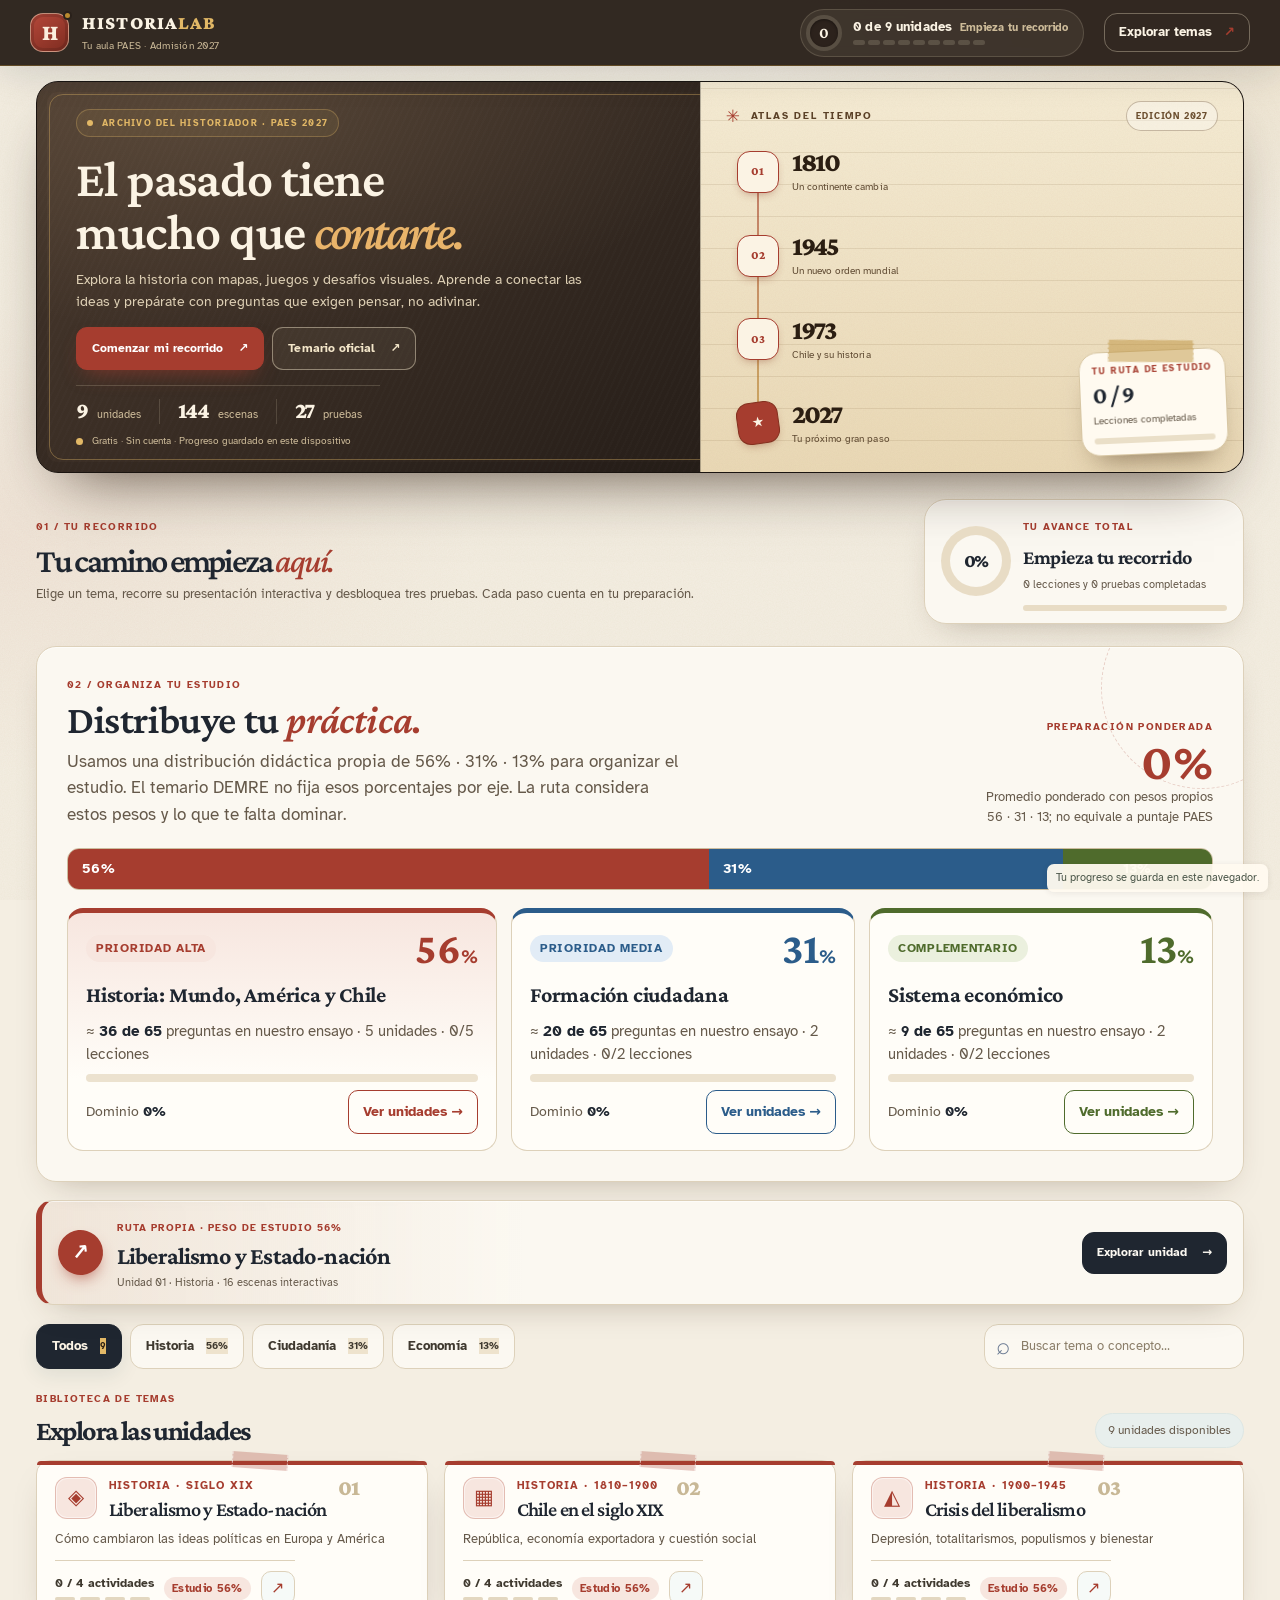
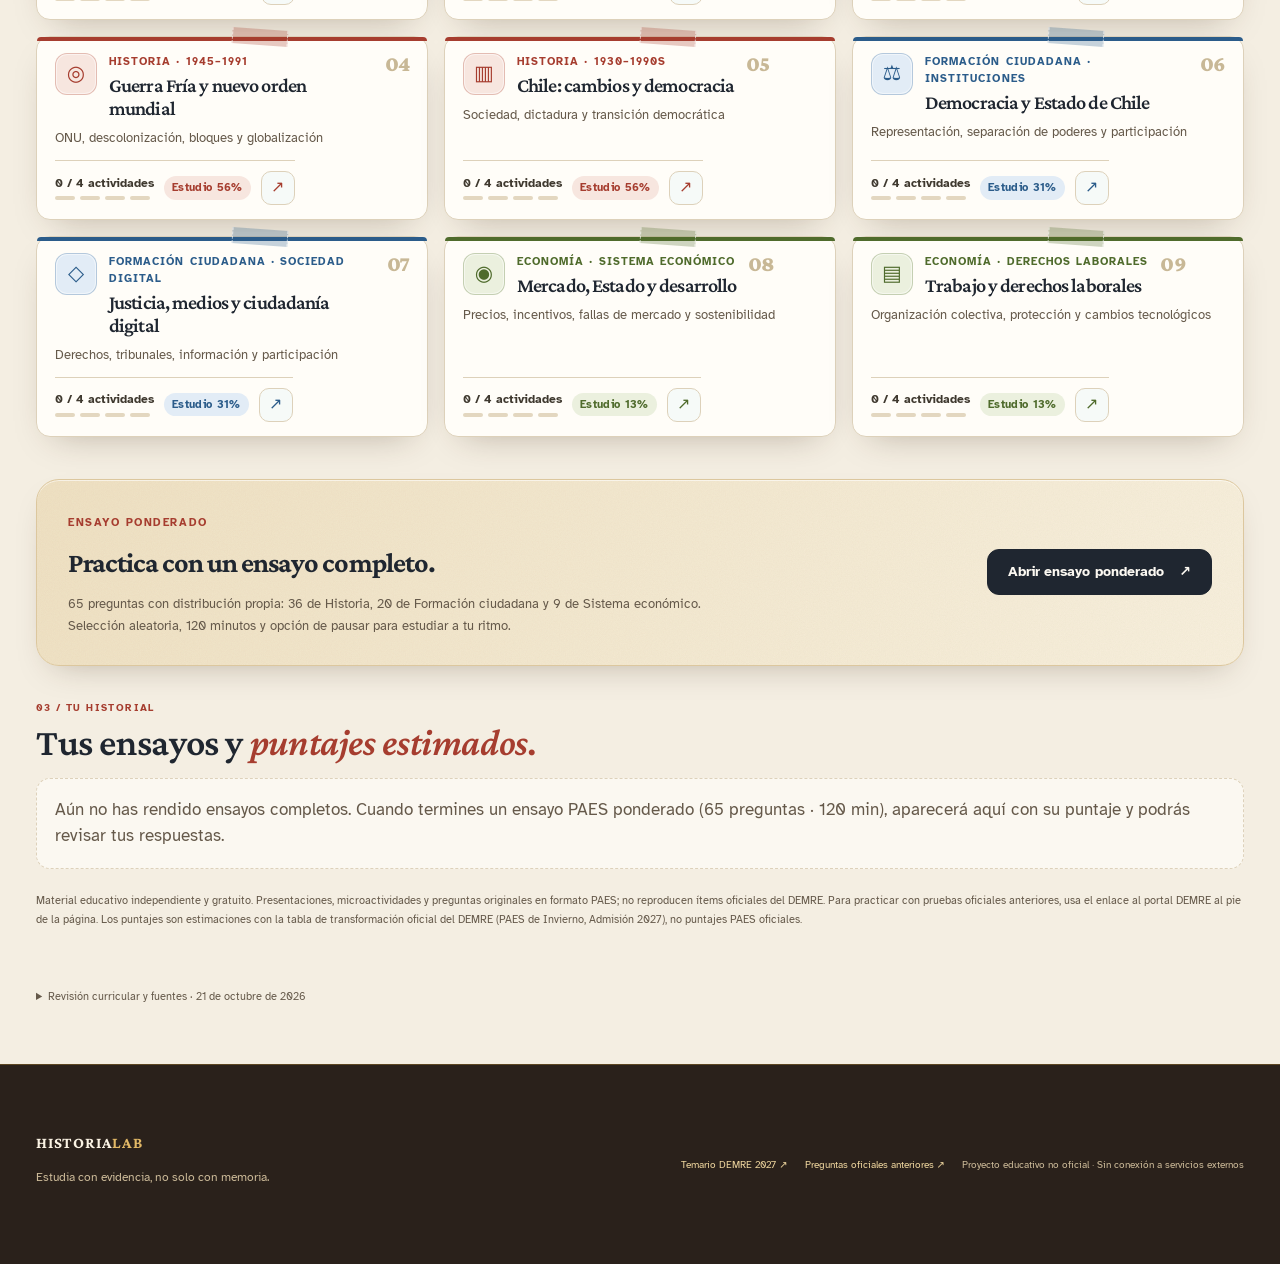
<file: index.html>
<!doctype html>
<html lang="es-CL">
<head>
  <meta charset="utf-8">
  <meta name="viewport" content="width=device-width, initial-scale=1">
  <meta name="theme-color" content="#2a211b">
  <meta name="description" content="Aula PAES Historia 2027: 9 unidades, mapas, líneas de tiempo, minijuegos, 16 escenas por lección y 27 pruebas originales.">
  <title>Historia Lab | Aula PAES 2027</title>
  <link rel="stylesheet" href="styles.css">
  <link rel="stylesheet" href="enhancements.css">
  <link rel="stylesheet" href="design-system.css">
  <link rel="stylesheet" href="notebook-responsive.css">
  <link rel="preconnect" href="https://fonts.googleapis.com">
  <link rel="preconnect" href="https://fonts.gstatic.com" crossorigin>
  <link rel="stylesheet" href="https://fonts.googleapis.com/css2?family=Atkinson+Hyperlegible:ital,wght@0,400;0,700;1,400&family=Crimson+Pro:ital,wght@0,500;0,600;0,700;1,500;1,600&display=swap">
  <link rel="stylesheet" href="atlas.css">
  <link rel="stylesheet" href="paes-score.css">
  <link rel="stylesheet" href="ui-dialog.css">
  <link rel="stylesheet" href="exam-pause.css">
</head>
<body>
  <a class="skip" href="#main">Saltar al contenido principal</a>
  <header class="site-header">
    <div class="header-inner">
      <button class="brand" id="homeBrand" type="button" aria-label="Volver al inicio">
        <span class="brand-mark" aria-hidden="true"><span>H</span><i></i></span>
        <span class="brand-name"><strong>HISTORIA<span class="brand-highlight">LAB</span></strong><small>Tu aula PAES · Admisión 2027</small></span>
      </button>
      <div class="header-end">
        <div class="header-mini" id="headerProgress" role="img" aria-label="Avance: 0 de 9 unidades completadas"><span class="mini-ring" id="headerRing" aria-hidden="true"><b id="headerCount">0</b></span><span class="mini-copy" aria-hidden="true"><span class="mini-title"><strong id="headerFinished">0 de 9 unidades</strong><small id="headerSub">Empieza tu recorrido</small></span><span class="mini-segs" id="headerSegs"></span></span></div>
        <button class="header-btn" id="headerTopics" type="button">Explorar temas <span aria-hidden="true">↗</span></button>
      </div>
    </div>
  </header>
  <main id="main">
    <section class="view" id="view-home">
      <div class="container">
        <div class="hero">
          <div class="hero-copy">
            <div class="eyebrow"><span class="eyebrow-line"></span> ARCHIVO DEL HISTORIADOR · PAES 2027</div>
            <h1>El pasado tiene<br>mucho que <em>contarte.</em></h1>
            <p>Explora la historia con mapas, juegos y desafíos visuales. Aprende a conectar las ideas y prepárate con preguntas que exigen pensar, no adivinar.</p>
            <div class="hero-actions">
              <button id="heroExplore" class="btn btn-mint btn-large" type="button">Comenzar mi recorrido <span aria-hidden="true">↗</span></button>
              <a class="btn btn-outline-light" href="https://acceso.mineduc.cl/wp-content/uploads/2026/03/Temario-PAESRegular-2026-Historia-v2.pdf" target="_blank" rel="noopener noreferrer">Temario oficial <span aria-hidden="true">↗</span></a>
            </div>
            <div class="hero-facts" aria-label="Qué contiene el aula"><span><strong data-count="9">09</strong><small>unidades</small></span><span><strong data-count="144">144</strong><small>escenas</small></span><span><strong data-count="27">27</strong><small>pruebas</small></span></div>
            <div class="hero-foot"><span class="pulse-dot"></span> Gratis · Sin cuenta · Progreso guardado en este dispositivo</div>
          </div>
          <div class="hero-art" aria-hidden="true">
            <div class="journey-top"><span class="journey-spark" aria-hidden="true">✳</span> ATLAS DEL TIEMPO <span class="journey-label">EDICIÓN 2027</span></div>
            <div class="journey-track" aria-hidden="true"><span class="journey-line"></span>
              <div class="journey-event event-one"><span class="event-node">01</span><div><strong>1810</strong><small>Un continente cambia</small></div></div>
              <div class="journey-event event-two"><span class="event-node">02</span><div><strong>1945</strong><small>Un nuevo orden mundial</small></div></div>
              <div class="journey-event event-three"><span class="event-node">03</span><div><strong>1973</strong><small>Chile y su historia</small></div></div>
              <div class="journey-event event-four"><span class="event-node">★</span><div><strong>2027</strong><small>Tu próximo gran paso</small></div></div>
            </div>
            <div class="floating-card"><span class="float-label">TU RUTA DE ESTUDIO</span><strong id="heroFinished">0 / 9</strong><span class="float-caption">Lecciones completadas</span><div class="float-track"><span id="heroProgressLine"></span></div></div>
          </div>
        </div>
        <div class="dashboard-intro" id="temas">
          <div class="dashboard-heading"><div class="section-kicker">01 / TU RECORRIDO</div><h2>Tu camino empieza <em>aquí.</em></h2><p>Elige un tema, recorre su presentación interactiva y desbloquea tres pruebas. Cada paso cuenta en tu preparación.</p></div>
          <div class="overall-progress"><div class="progress-ring" id="overallRing" style="--progress:0%" aria-hidden="true"><span id="overallPct">0%</span></div><div class="overall-detail"><span class="mini-overline">TU AVANCE TOTAL</span><strong id="overallLabel">Empieza tu recorrido</strong><div class="overall-note" id="overallNote">0 lecciones y 0 pruebas completadas</div><div class="overall-track"><span id="overallBar"></span></div></div></div>
        </div>
        <section class="weight-board" id="weightBoard" aria-labelledby="weightTitle">
          <div class="weight-head"><div><div class="section-kicker">02 / ORGANIZA TU ESTUDIO</div><h2 id="weightTitle">Distribuye tu <em>práctica.</em></h2><p>Usamos una distribución didáctica propia de 56% · 31% · 13% para organizar el estudio. El temario DEMRE no fija esos porcentajes por eje. La ruta considera estos pesos y lo que te falta dominar.</p></div>
          <div class="weight-score"><span class="mini-overline">PREPARACIÓN PONDERADA</span><strong id="weightedScore">0%</strong><small>Promedio ponderado con pesos propios 56 · 31 · 13; no equivale a puntaje PAES</small></div></div>
          <div class="weight-strip" role="img" aria-label="Distribución propia de estudio: 56% Historia, 31% Formación ciudadana, 13% Sistema económico"><span class="ws-h" style="--w:56%">56%</span><span class="ws-c" style="--w:31%">31%</span><span class="ws-e" style="--w:13%">13%</span></div>
          <div class="axis-cards" id="axisCards"></div>
        </section>
        <div class="study-next" id="studyNext" aria-label="Próximo paso de estudio"><div class="study-next-icon" aria-hidden="true">↗</div><div class="study-next-copy"><span id="nextLessonReason">PRIORIDAD DE NUESTRA RUTA</span><strong id="nextLessonTitle">Tu primera unidad te espera</strong><p id="nextLessonMeta">Comienza explorando el origen de las repúblicas modernas.</p></div><button type="button" class="btn btn-dark" id="nextLessonBtn">Ir a mi siguiente paso <span aria-hidden="true">→</span></button></div>
        <div class="filters-bar" aria-label="Filtrar temas">
          <div class="filters" id="filterControls">
            <button class="filter active" type="button" data-filter="Todos" aria-pressed="true">Todos <b>9</b></button>
            <button class="filter" type="button" data-filter="Historia" aria-pressed="false">Historia <b>56%</b></button>
            <button class="filter" type="button" data-filter="Ciudadanía" aria-pressed="false">Ciudadanía <b>31%</b></button>
            <button class="filter" type="button" data-filter="Economía" aria-pressed="false">Economía <b>13%</b></button>
          </div>
          <label class="search-box"><span aria-hidden="true">⌕</span><span class="sr-only">Buscar tema</span><input id="topicSearch" type="search" placeholder="Buscar tema o concepto…" autocomplete="off"></label>
        </div>
        <div class="catalog-header"><div><span class="catalog-kicker">BIBLIOTECA DE TEMAS</span><h3>Explora las unidades</h3></div><span class="catalog-count" id="catalogCount">9 unidades disponibles</span></div>
        <div id="topicGrid" class="topic-grid" aria-live="polite"></div>
        <div class="bottom-banner"><div><span class="banner-label">ENSAYO PONDERADO</span><h3>Practica con un ensayo completo.</h3><p>65 preguntas con distribución propia: 36 de Historia, 20 de Formación ciudadana y 9 de Sistema económico. Selección aleatoria, 120 minutos y opción de pausar para estudiar a tu ritmo.</p></div><a class="btn btn-dark" href="clasico/index.html">Abrir ensayo ponderado <span aria-hidden="true">↗</span></a></div>
        <section class="history-board" aria-labelledby="historyTitle"><div class="history-head"><div><div class="section-kicker">03 / TU HISTORIAL</div><h2 id="historyTitle">Tus ensayos y <em>puntajes estimados.</em></h2></div><button class="btn btn-outline hidden" id="clearHistory" type="button">Borrar historial</button></div><div class="history" id="historyHome"></div></section>
        <p class="home-disclaimer">Material educativo independiente y gratuito. Presentaciones, microactividades y preguntas originales en formato PAES; no reproducen ítems oficiales del DEMRE. Para practicar con pruebas oficiales anteriores, usa el enlace al portal DEMRE al pie de la página. Los puntajes son estimaciones con la tabla de transformación oficial del DEMRE (PAES de Invierno, Admisión 2027), no puntajes PAES oficiales.</p>
<details class="home-disclaimer"><summary>Revisión curricular y fuentes · 21 de octubre de 2026</summary><p>Las nueve unidades se vinculan con los tres ejes del temario de Admisión 2027. Las fechas y casos complementarios ayudan a contextualizar; no constituyen una lista oficial de conocimientos obligatorios. Las preguntas son originales y no cuentan con validación del DEMRE. El nivel de dificultad y los puntajes son orientativos.</p><p>Consulta el <a href="https://acceso.mineduc.cl/wp-content/uploads/2026/03/Temario-PAESRegular-2026-Historia-v2.pdf" target="_blank" rel="noopener">temario oficial</a>, las <a href="https://demre.cl/publicaciones/2027/pruebas-oficiales-paes-invierno-p2027" target="_blank" rel="noopener">pruebas de Invierno y sus clavijeros</a> y la <a href="https://demre.cl/publicaciones/2026/pruebas-oficiales-paes-regular-p2026" target="_blank" rel="noopener">selección Regular y sus clavijeros</a>.</p></details>
      </div>
    </section>

    <section class="view hidden" id="view-topic" aria-label="Detalles del tema">
      <div class="container">
        <div class="crumb"><button type="button" id="topicBack">← Todos los temas</button><span>/</span><span id="topicCrumb"></span></div>
        <div id="topicHero" class="topic-hero"></div>
        <div class="topic-content">
          <div class="topic-main">
            <div class="section-kicker">PASO 1 · APRENDE</div>
            <h2 class="subheading">Primero entiende el tema.</h2>
            <div id="lessonLauncher"></div>
            <div class="tests-heading"><div><div class="section-kicker">PASO 2 · PRACTICA</div><h2 class="subheading">Tres pruebas para consolidar.</h2></div><div class="tests-hint" id="testsHint"></div></div>
            <div id="topicTests" class="test-cards"></div>
          </div>
          <aside class="topic-aside" id="topicAside" aria-label="Resumen de contenidos"></aside>
        </div>
      </div>
    </section>

    <section class="view hidden" id="view-lesson" aria-label="Presentación interactiva">
      <div class="container lesson-container">
        <div class="lesson-top"><button class="back-link" type="button" id="exitLesson">← Volver al tema</button><div class="lesson-top-actions"><span class="lesson-weight" id="lessonWeight"></span><span class="lesson-top-status" id="lessonStatus">PRESENTACIÓN INTERACTIVA</span><button type="button" class="focus-toggle" id="lessonFocusToggle" aria-pressed="false" aria-label="Activar modo enfoque y ocultar el panel de ruta" title="Modo enfoque: más espacio para la presentación"><span class="focus-toggle-icon" aria-hidden="true">▣</span><span id="lessonFocusText">Modo enfoque</span></button><span id="lessonCounter" class="lesson-counter">01 / 16</span></div></div>
        <div class="lesson-progress-rail" id="lessonRail" role="progressbar" aria-label="Avance en la presentación" aria-valuemin="0" aria-valuemax="100" aria-valuenow="0"><span id="lessonRailFill"></span></div>
        <div class="lesson-workspace">
          <div class="slide-stage">
            <div class="slide-frame" id="slideFrame" aria-live="polite"></div>
            <div class="slide-bottom"><div class="slide-progress-dots" id="slideDots" aria-label="Diapositivas de la lección"></div><span id="slideHelper" class="slide-bottom-note">Interactúa y continúa.</span></div>
          </div>
          <aside class="lesson-sidebar">
            <div class="aside-eyebrow">CLASE EN CURSO</div><h2 id="lessonTopicTitle"></h2><p class="aside-description">Explora, toca las tarjetas, analiza las fuentes y supera las preguntas de repaso.</p>
            <div class="side-progress"><strong id="lessonViewed">0 de 16 escenas</strong><span>Progreso de la presentación</span></div>
            <div class="side-divider"></div>
            <h3>Tu ruta</h3><div id="lessonAgenda" class="agenda-list"></div>
            <div class="side-tip"><span aria-hidden="true">✧</span><strong>Consejo PAES</strong><p id="lessonTip"></p></div>
          </aside>
        </div>
        <div class="lesson-controls"><button type="button" class="btn btn-outline" id="prevSlide">← Anterior</button><span class="controls-center" id="lessonControlText">A tu ritmo, una idea a la vez.</span><button type="button" class="btn btn-dark" id="nextSlide">Continuar <span aria-hidden="true">→</span></button></div>
      </div>
    </section>

    <section class="view hidden" id="view-exam" aria-label="Prueba por tema">
      <div class="container">
        <div class="exam-topline"><button type="button" class="back-link" id="exitExam">← Guardar y salir</button><div class="exam-title-group"><div id="examSubtitle" class="section-kicker"></div><h1 id="examTitle"></h1></div><span class="exam-keys" aria-hidden="true">Atajos: A–D responder · ← → navegar</span><button type="button" class="btn btn-outline" id="pauseExam">Ⅱ Pausar</button><span class="exam-timer" id="examTimer" role="timer" aria-label="Tiempo disponible">20:00</span></div>
        <div class="exam-progress"><span id="examProgressFill"></span></div>
        <div class="pause-panel" id="examPausePanel" hidden aria-labelledby="examPauseTitle"><span class="pause-symbol" aria-hidden="true">Ⅱ</span><h2 id="examPauseTitle">Prueba pausada</h2><p>El tiempo está detenido. Tus respuestas y marcas se conservan en este navegador, también si recargas la página.</p><button class="btn btn-dark" type="button" id="resumeExam">Reanudar prueba →</button></div>
        <div class="exam-layout" id="examWorkspace">
          <article class="exam-card"><div class="exam-scroll" id="examScroll"><div class="exam-fit" id="examFit"><div class="q-metadata"><span id="examQnumber" class="q-tag q-tag-primary"></span><span id="examQskill" class="q-tag"></span><button type="button" id="examFlag" class="flag-button">☆ Marcar para revisar</button></div>
            <div id="examSource"></div><h2 id="examQuestion"></h2><div class="exam-options" id="examOptions" role="group" aria-label="Selecciona una alternativa"></div></div></div>
            <div class="exam-card-bottom"><span id="examScrollHint" aria-live="off">Selecciona <strong>una sola respuesta</strong>.</span><div class="button-group"><button class="btn btn-outline" type="button" id="examPrev">← Anterior</button><button class="btn btn-dark" type="button" id="examNext">Siguiente →</button></div></div>
          </article>
          <aside class="exam-sidebar"><div class="side-kicker">TU HOJA DE RESPUESTAS</div><h3 id="examAnswered">0 / 10 respondidas</h3><div id="examNumbers" class="exam-numbers" aria-label="Navegación de preguntas"></div><div class="answer-legend"><span><i class="legend-completed"></i> Respondida</span><span><i class="legend-marked"></i> Revisar</span><span><i class="legend-empty"></i> Pendiente</span></div><button type="button" id="finishExam" class="btn btn-mint btn-full">Finalizar y corregir <span aria-hidden="true">↗</span></button><p>Las respuestas y el cronómetro se guardan automáticamente en este navegador.</p></aside>
        </div>
      </div>
    </section>

    <section class="view hidden" id="view-result" aria-label="Resultado de prueba">
      <div class="container results-container"><div class="crumb"><button type="button" id="resultTopicBack">← Volver al tema</button><span>/</span><span id="resultCrumb">Resultados</span></div>
        <div id="resultTop" class="result-hero"></div><div id="resultMetrics" class="result-stats"></div>
        <div class="result-section-heading"><div><div class="section-kicker">REVISA Y APRENDE</div><h2>Corrección comentada</h2><p>Comprende por qué una alternativa es correcta y qué evidencia respalda la respuesta.</p></div><div class="result-filters"><button type="button" id="filterReviewAll" class="selected">Todas</button><button type="button" id="filterReviewWrong">Mis errores</button></div></div>
        <div id="resultReview" class="review-stack"></div>
        <div class="result-cta"><button type="button" class="btn btn-dark" id="resultGoTopic">Volver a las 3 pruebas <span aria-hidden="true">↗</span></button><button type="button" class="btn btn-outline" id="exportResult">Descargar corrección CSV ↓</button></div>
      </div>
    </section>
  </main>
  <footer class="site-footer"><div class="container footer-inner"><div><strong>HISTORIA<span>LAB</span></strong><p>Estudia con evidencia, no solo con memoria.</p></div><div class="footer-links"><a href="https://acceso.mineduc.cl/wp-content/uploads/2026/03/Temario-PAESRegular-2026-Historia-v2.pdf" target="_blank" rel="noopener noreferrer">Temario DEMRE 2027 ↗</a><a href="https://demre.cl/publicaciones/2026/pruebas-oficiales-paes-regular-p2026" target="_blank" rel="noopener noreferrer">Preguntas oficiales anteriores ↗</a><span>Proyecto educativo no oficial · Sin conexión a servicios externos</span></div></div></footer>
  <div role="status" aria-live="polite" id="toast" class="toast" aria-atomic="true"></div>
  <script src="content.js" defer></script>
  <script src="questions.js" defer></script>
  <script src="questions-plus.js" defer></script>
  <script src="interactive-content.js" defer></script>
  <script src="deep-content.js" defer></script>
<div class="save-status" id="saveStatus" role="status" aria-live="polite"><span id="saveMessage">Tu progreso se guarda en este navegador.</span><button type="button" id="retrySave" hidden>Reintentar guardado</button></div>
<script src="exam-engine.js" defer></script>
<script src="review-history.js" defer></script>
<script src="review-citizenship.js" defer></script>
<script src="review-economy.js" defer></script>
<script src="study-storage.js" defer></script>
  <script src="paes-score.js" defer></script>
  <script src="ui-dialog.js" defer></script>
  <script src="app.js" defer></script>
</body>
</html>
</file>
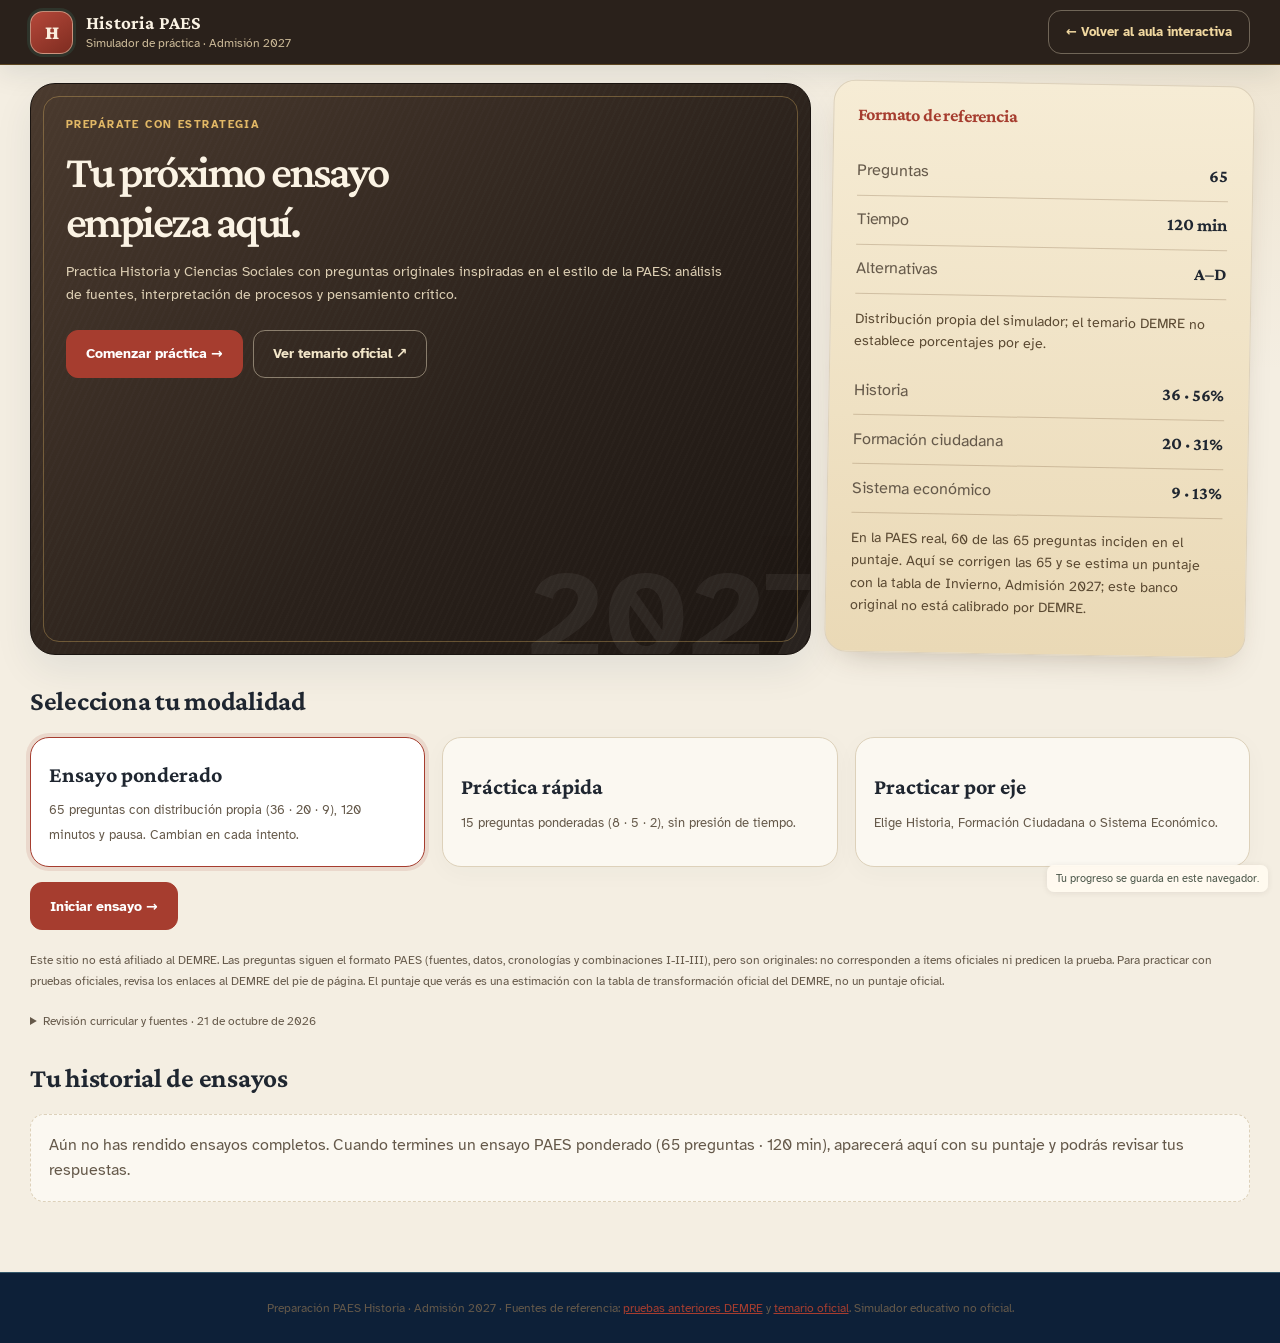
<file: clasico/index.html>
<!doctype html>
<html lang="es-CL">
<head>
<meta charset="UTF-8"><meta name="viewport" content="width=device-width, initial-scale=1"><meta name="theme-color" content="#2a211b">
<title>PAES Historia 2027 | Simulador de práctica</title>
<link rel="stylesheet" href="styles.css">
<link rel="stylesheet" href="design-classic.css">
<link rel="stylesheet" href="notebook-classic.css">
<link rel="preconnect" href="https://fonts.googleapis.com"><link rel="preconnect" href="https://fonts.gstatic.com" crossorigin><link rel="stylesheet" href="https://fonts.googleapis.com/css2?family=Atkinson+Hyperlegible:wght@400;700&family=Crimson+Pro:ital,wght@0,500;0,600;0,700;1,500&display=swap">
<link rel="stylesheet" href="atlas-classic.css">
<link rel="stylesheet" href="../paes-score.css">
<link rel="stylesheet" href="../ui-dialog.css">
<link rel="stylesheet" href="../exam-pause.css">
</head>
<body>
<a href="#main" class="skiplink">Ir al contenido principal</a>
<header><div class="head"><div class="brand"><div class="mark">H</div><div><strong>Historia PAES</strong><small>Simulador de práctica · Admisión 2027</small></div></div><a class="back-aula" href="../index.html">← Volver al aula interactiva</a></div></header>
<main id="main">
<section id="home">
<div class="hero"><div class="hero-left"><div class="eyebrow">Prepárate con estrategia</div><h1>Tu próximo ensayo<br>empieza aquí.</h1><p>Practica Historia y Ciencias Sociales con preguntas originales inspiradas en el estilo de la PAES: análisis de fuentes, interpretación de procesos y pensamiento crítico.</p><div class="actions"><button class="btn primary" id="goStart">Comenzar práctica →</button><a class="btn secondary" style="text-decoration:none" href="https://acceso.mineduc.cl/wp-content/uploads/2026/03/Temario-PAESRegular-2026-Historia-v2.pdf" target="_blank" rel="noopener">Ver temario oficial ↗</a></div></div><div class="side-panel"><h3>Formato de referencia</h3><div class="metric"><span>Preguntas</span><b>65</b></div><div class="metric"><span>Tiempo</span><b>120 min</b></div><div class="metric"><span>Alternativas</span><b>A–D</b></div><p class="muted">Distribución propia del simulador; el temario DEMRE no establece porcentajes por eje.</p><div class="metric"><span>Historia</span><b>36 · 56%</b></div><div class="metric"><span>Formación ciudadana</span><b>20 · 31%</b></div><div class="metric"><span>Sistema económico</span><b>9 · 13%</b></div><p class="muted">En la PAES real, 60 de las 65 preguntas inciden en el puntaje. Aquí se corrigen las 65 y se estima un puntaje con la tabla de Invierno, Admisión 2027; este banco original no está calibrado por DEMRE.</p></div></div>
<h2 class="subtitle" id="modes">Selecciona tu modalidad</h2><div class="mode-grid"><button class="mode active" data-mode="full"><strong>Ensayo ponderado</strong><span>65 preguntas con distribución propia (36 · 20 · 9), 120 minutos y pausa. Cambian en cada intento.</span></button><button class="mode" data-mode="quick"><strong>Práctica rápida</strong><span>15 preguntas ponderadas (8 · 5 · 2), sin presión de tiempo.</span></button><button class="mode" data-mode="topic"><strong>Practicar por eje</strong><span>Elige Historia, Formación Ciudadana o Sistema Económico.</span></button></div>
<div class="setup"><div class="field" id="axisField" style="display:none"><label for="axisSelect">Eje temático</label><select id="axisSelect"><option value="H">Historia: Mundo, América y Chile</option><option value="C">Formación ciudadana</option><option value="E">Sistema económico</option></select></div><button class="btn primary" id="start">Iniciar ensayo →</button><button class="btn secondary hidden" id="resume">Continuar sesión guardada</button></div>
<p class="notice">Este sitio no está afiliado al DEMRE. Las preguntas siguen el formato PAES (fuentes, datos, cronologías y combinaciones I-II-III), pero son originales: no corresponden a ítems oficiales ni predicen la prueba. Para practicar con pruebas oficiales, revisa los enlaces al DEMRE del pie de página. El puntaje que verás es una estimación con la tabla de transformación oficial del DEMRE, no un puntaje oficial.</p>
<details class="notice"><summary>Revisión curricular y fuentes · 21 de octubre de 2026</summary><p>Las nueve unidades se vinculan con los tres ejes del temario de Admisión 2027. Las fechas y casos complementarios ayudan a contextualizar; no constituyen una lista oficial de conocimientos obligatorios. Las preguntas son originales y no cuentan con validación del DEMRE. El nivel de dificultad y los puntajes son orientativos.</p><p>Consulta el <a href="https://acceso.mineduc.cl/wp-content/uploads/2026/03/Temario-PAESRegular-2026-Historia-v2.pdf" target="_blank" rel="noopener">temario oficial</a>, las <a href="https://demre.cl/publicaciones/2027/pruebas-oficiales-paes-invierno-p2027" target="_blank" rel="noopener">pruebas de Invierno y sus clavijeros</a> y la <a href="https://demre.cl/publicaciones/2026/pruebas-oficiales-paes-regular-p2026" target="_blank" rel="noopener">selección Regular y sus clavijeros</a>.</p></details><div class="history-head"><h2 class="subtitle" id="historyTitle">Tu historial de ensayos</h2><button class="btn secondary hidden" id="clearHistory" type="button">Borrar historial</button></div><div class="history" id="historyHome" aria-labelledby="historyTitle"></div></section>
<section id="test" class="hidden" aria-label="Ensayo en curso"><div class="topbar"><div><strong id="testTitle">Ensayo completo</strong><div class="muted" id="testProgressText"></div></div><button class="btn secondary" type="button" id="pauseTest">Ⅱ Pausar</button><div class="time" id="timer" role="timer" aria-label="Tiempo restante">02:00:00</div></div><div class="progress" aria-label="Avance"><div id="bar"></div></div><div class="pause-panel" id="testPausePanel" hidden aria-labelledby="testPauseTitle"><span class="pause-symbol" aria-hidden="true">Ⅱ</span><h2 id="testPauseTitle">Prueba pausada</h2><p>El tiempo está detenido. Tus respuestas y marcas se conservan en este navegador, también si recargas la página.</p><button class="btn primary" type="button" id="resumeTest">Reanudar prueba →</button></div><div class="test-grid" id="testWorkspace"><article class="card question"><div class="q-scroll" id="qScroll"><div class="q-fit" id="qFit"><div class="question-meta"><span class="pill teal" id="qNum"></span><span class="pill" id="qAxis"></span><span class="pill" id="qSkill"></span></div><div id="qSource"></div><h2 id="qText"></h2><div class="options" id="options"></div></div></div><div class="qfooter"><button class="btn secondary" id="prev">← Anterior</button><button class="btn secondary" id="flag">☆ Marcar para revisar</button><button class="btn primary" id="next">Siguiente →</button></div></article><aside class="card sidebar"><h3>Hoja de respuestas</h3><div class="muted" id="answeredCount"></div><div class="grid-numbers" id="numberGrid" aria-label="Ir a una pregunta"></div><div class="small-legend"><span><i class="dot good"></i>Respondida</span><span><i class="dot flag"></i>Marcada</span><span><i class="dot"></i>Pendiente</span></div><button class="btn danger" id="finish">Finalizar y corregir</button><p class="muted">Tus respuestas se guardan automáticamente en este navegador.</p></aside></div></section>
<section id="results" class="hidden"><div class="card results-head"><div class="eyebrow" style="color:#078f80" id="resultsEyebrow">Ensayo terminado</div><h1 id="resultsTitle">Tu resultado</h1><div class="score-label" id="scoreLabel">PUNTAJE PAES ESTIMADO</div><div class="score" id="scorePct"></div><div class="score-scale" id="scoreScale">puntos · escala 100 a 1000</div><p class="muted" id="scoreText"></p><p class="score-note" id="scoreNote"></p><div class="actions" style="justify-content:center"><button class="btn secondary hidden" id="backHistory" type="button">← Volver al historial</button><button class="btn primary" id="retry" type="button">Nuevo ensayo</button><button class="btn secondary" id="export" type="button">Descargar resultados (.csv)</button></div></div><div class="result-grid result-grid-4" id="resultMetrics"></div>
<h2 class="subtitle" id="rankTitle">Qué reforzar para mejorar</h2><div class="card topic-rank" id="topicRank" aria-labelledby="rankTitle"></div>
<h2 class="subtitle">Rendimiento por eje</h2><div class="axis-list" id="axisStats"></div>
<div class="review-head-row"><h2 class="subtitle" id="reviewTitle">Tus respuestas, corregidas</h2><div class="review-filters" role="group" aria-labelledby="reviewTitle"><button type="button" class="btn secondary selected" id="reviewAll" aria-pressed="true">Todas</button><button type="button" class="btn secondary" id="reviewWrong" aria-pressed="false">Solo mis errores</button></div></div><div id="reviewList"></div>
<div id="historyBlock"><h2 class="subtitle">Tu historial de ensayos</h2><div class="history" id="historyResults"></div></div></section>
</main><footer class="footer">Preparación PAES Historia · Admisión 2027 · Fuentes de referencia: <a href="https://demre.cl/publicaciones/2026/pruebas-oficiales-paes-regular-p2026" target="_blank" rel="noopener">pruebas anteriores DEMRE</a> y <a href="https://acceso.mineduc.cl/wp-content/uploads/2026/03/Temario-PAESRegular-2026-Historia-v2.pdf" target="_blank" rel="noopener">temario oficial</a>. Simulador educativo no oficial.</footer>
<script src="banco-paes.js" defer></script>
<div class="save-status" id="saveStatus" role="status" aria-live="polite"><span id="saveMessage">Tu progreso se guarda en este navegador.</span><button type="button" id="retrySave" hidden>Reintentar guardado</button></div>
<script src="../exam-engine.js" defer></script>
<script src="../review-history.js" defer></script>
<script src="../review-citizenship.js" defer></script>
<script src="../review-economy.js" defer></script>
<script src="../study-storage.js" defer></script>
<script src="../paes-score.js" defer></script>
<script src="../ui-dialog.js" defer></script>
<script src="app.js" defer></script>
</body></html>
</file>
<file: styles.css>
:root{--ink:#132242;--navy:#101b38;--deep:#0b142d;--blue:#25437e;--slate:#63728c;--muted:#76839a;--mint:#20d6b0;--mint-soft:#dcfaf2;--paper:#f5f7fb;--white:#fff;--line:#e5eaf1;--warm:#f7ae60;--danger:#d75257;--shadow:0 17px 55px rgba(21,37,69,.075);--radius:20px;--font:Manrope,'DM Sans',system-ui,-apple-system,Segoe UI,sans-serif}
*{box-sizing:border-box}html{scroll-behavior:smooth}body{margin:0;background:var(--paper);color:var(--ink);font:500 15px/1.55 var(--font);-webkit-font-smoothing:antialiased}button,input{font:inherit}button{cursor:pointer}button:focus-visible,a:focus-visible,input:focus-visible{outline:3px solid #24c6a5;outline-offset:3px}button:disabled{opacity:.48;cursor:not-allowed;transform:none!important}a{color:#1b6484;text-decoration:none}button,a{-webkit-tap-highlight-color:transparent}.hidden{display:none!important}.sr-only{position:absolute;width:1px;height:1px;margin:-1px;padding:0;overflow:hidden;clip:rect(0,0,0,0);white-space:nowrap;border:0}.skip{position:absolute;z-index:99;top:-120px;left:16px;background:white;color:var(--ink);padding:12px;border-radius:12px}.skip:focus{top:10px}.container{max-width:1272px;margin:0 auto;padding:0 26px}.view{min-height:60vh}.site-header{height:78px;background:var(--deep);border-bottom:1px solid rgba(255,255,255,.07);position:sticky;top:0;z-index:40}.header-inner{max-width:1340px;height:100%;padding:0 26px;margin:auto;display:flex;align-items:center;justify-content:space-between}.brand{display:flex;align-items:center;text-align:left;gap:12px;background:none;border:0;color:white;padding:0}.brand-mark{width:42px;height:42px;border:1px solid #58e3c9;border-radius:13px;display:grid;place-items:center;position:relative;font-size:26px;line-height:1;font-weight:900;letter-spacing:-.07em}.brand-mark span{position:relative;z-index:2}.brand-mark i{position:absolute;width:9px;height:9px;border-radius:50%;background:var(--mint);right:-4px;top:-3px;border:2px solid var(--deep)}.brand-name strong{display:block;font-size:16px;font-weight:900;letter-spacing:.075em;line-height:1.25}.brand-highlight,.site-footer strong span{color:var(--mint)}.brand-name small{color:#adbad3;font-size:10px;display:block;letter-spacing:.025em;margin-top:3px}.header-end{display:flex;align-items:center;gap:20px}.header-mini{color:#c3ccdf;font-size:11px;font-weight:800;display:flex;align-items:center;gap:10px}.mini-orb{color:var(--mint);font-size:17px}.header-mini-bar{display:block;width:55px;height:5px;border-radius:4px;background:#394560;overflow:hidden}.header-mini-bar i{height:100%;width:0;display:block;background:var(--mint);transition:width .4s}.header-btn{border:1px solid #4a5673;background:transparent;color:white;padding:10px 15px;border-radius:9px;font-size:12px;font-weight:800}.header-btn:hover{background:#273654}.header-btn span{color:var(--mint);margin-left:8px}
.btn{border:1px solid transparent;display:inline-flex;align-items:center;justify-content:center;gap:15px;border-radius:12px;padding:12px 18px;font-weight:850;font-size:12px;letter-spacing:.005em;min-height:44px;transition:transform .16s,box-shadow .2s,background .2s;line-height:1.25}.btn:hover:not(:disabled){transform:translateY(-2px)}.btn-mint{background:var(--mint);border-color:var(--mint);color:#092b30;box-shadow:0 7px 20px rgba(18,209,176,.16)}.btn-mint:hover{box-shadow:0 11px 25px rgba(18,209,176,.24)}.btn-dark{background:var(--navy);border-color:var(--navy);color:white}.btn-dark:hover{background:#253763}.btn-outline{background:#fff;border-color:#d9e0eb;color:var(--ink)}.btn-outline-light{border-color:rgba(255,255,255,.3);color:white;background:rgba(255,255,255,.05)}.btn-outline-light:hover{background:rgba(255,255,255,.12)}.btn-large{padding:17px 23px;font-size:13px}.btn-full{width:100%}.eyebrow,.section-kicker,.aside-eyebrow,.side-kicker,.banner-label{font-size:10px;font-weight:900;letter-spacing:.16em;text-transform:uppercase}.eyebrow-line{display:inline-block;height:1px;width:22px;background:var(--mint);vertical-align:middle;margin-right:9px}.section-kicker{color:#238c86}.subheading{font-size:clamp(22px,2.35vw,30px);font-weight:900;letter-spacing:-.045em;line-height:1.23;margin:9px 0 20px}
.hero{margin-top:32px;min-height:456px;display:grid;grid-template-columns:1.2fr .8fr;background:var(--deep);border-radius:26px;overflow:hidden;position:relative;box-shadow:0 17px 36px rgba(12,27,58,.09)}.hero-copy{padding:55px 24px 40px 55px;z-index:3;position:relative}.hero-copy .eyebrow{color:var(--mint);font-size:10px}.hero h1{font-size:clamp(37px,4.4vw,64px);line-height:1.12;color:white;font-weight:900;letter-spacing:-.065em;margin:25px 0}.hero h1 em{color:var(--mint);font-style:normal}.hero-copy>p{color:#c0cce0;max-width:540px;font-size:14px;line-height:1.85;margin:0}.hero-actions{display:flex;flex-wrap:wrap;gap:12px;margin-top:28px}.hero-foot{color:#adbbd3;font-size:11px;margin-top:28px;display:flex;align-items:center;gap:9px}.pulse-dot{width:7px;height:7px;border-radius:50%;background:var(--mint);box-shadow:0 0 0 6px #1dd0ad19}.hero-art{position:relative;min-height:400px;overflow:hidden;background:radial-gradient(circle at 54% 50%,#264267 0,#182b4d 30%,#0b142d 69%)}.hero-art:before{content:'';position:absolute;inset:0;background:linear-gradient(90deg,var(--deep),transparent 27%)}.hero-ring{position:absolute;border:1px solid #79b1ca36;border-radius:50%;top:50%;left:48%;transform:translate(-50%,-50%)}.ring-a{width:350px;height:350px}.ring-b{width:480px;height:480px;border-style:dashed;animation:spinRing 95s linear infinite}@keyframes spinRing{to{transform:translate(-50%,-50%) rotate(360deg)}}.art-year{position:absolute;left:50%;top:45%;transform:translate(-50%,-50%);font-size:clamp(105px,12vw,205px);font-weight:900;line-height:1;letter-spacing:-.11em;color:#f4fafc;opacity:.93}.art-year span{color:var(--mint)}.art-label{position:absolute;font-size:10px;letter-spacing:.17em;color:#d9e9ff;font-weight:900}.label-top{left:8%;top:18%}.label-bottom{right:10%;bottom:18%}.art-symbol{color:var(--mint);font-size:21px;margin-right:8px}.art-check{display:inline-grid;place-items:center;width:23px;height:23px;background:#1ed4ad;border-radius:50%;color:#061f27;font-weight:900;margin-right:5px}.floating-card{position:absolute;left:8%;bottom:28px;background:rgba(255,255,255,.94);backdrop-filter:blur(6px);border-radius:17px;box-shadow:0 12px 36px #0004;padding:15px 19px;min-width:185px;color:var(--ink);display:grid;gap:3px;transform:rotate(-4deg)}.float-label{font-size:8px;letter-spacing:.16em;color:#6e8299;font-weight:900}.floating-card strong{font-size:30px;letter-spacing:-.06em;line-height:1.2}.float-caption{font-size:10px;color:#60738b}.float-track{height:5px;border-radius:8px;background:#dce5ef;overflow:hidden;margin-top:6px}.float-track span{display:block;height:100%;background:#20caa6;transition:width .4s}.arc-dots{position:absolute;right:10%;top:13%;display:grid;grid-template-columns:repeat(2,7px);gap:9px}.arc-dots i{width:7px;height:7px;border-radius:50%;background:#20d6b0a0}
.dashboard-intro{margin:53px 0 23px;display:flex;align-items:flex-end;justify-content:space-between;gap:35px}.dashboard-intro h2{font-size:clamp(27px,3.2vw,39px);letter-spacing:-.06em;line-height:1.15;margin:9px 0 10px;font-weight:900}.dashboard-intro h2 em{color:#1b9387;font-style:normal}.dashboard-intro p{max-width:675px;color:var(--slate);font-size:13px;line-height:1.8;margin:0}.overall-progress{min-width:280px;width:310px;background:#fff;border:1px solid var(--line);border-radius:15px;padding:19px 20px;box-shadow:var(--shadow)}.overall-top{display:flex;justify-content:space-between;align-items:center;gap:10px;font-size:12px}.overall-top b{font-size:20px}.overall-track{height:6px;border-radius:99px;background:#edf0f5;overflow:hidden;margin:12px 0 9px}.overall-track span{height:100%;display:block;width:0;background:var(--mint);transition:width .3s}.overall-note{font-size:10px;color:var(--muted)}.filters-bar{display:flex;justify-content:space-between;align-items:center;gap:16px;margin:0 0 17px}.filters{display:flex;flex-wrap:wrap;gap:8px}.filter{display:flex;align-items:center;gap:12px;padding:10px 14px;background:#fff;border:1px solid #e1e7ef;border-radius:10px;font-size:12px;color:#53617a;font-weight:850}.filter b{color:#8490a4;font-size:10px}.filter.active{background:var(--navy);border-color:var(--navy);color:white}.filter.active b{color:#a5f1e4}.search-box{display:flex;align-items:center;background:white;border:1px solid var(--line);border-radius:11px;padding:0 11px;min-width:225px;box-shadow:0 4px 13px #101d3711}.search-box span:not(.sr-only){font-size:24px;color:#6a7a92;margin-right:7px}.search-box input{border:0;outline:0;min-width:0;width:100%;font-size:11px;padding:12px 3px;background:transparent;color:var(--ink)}.topic-grid{display:grid;grid-template-columns:repeat(3,minmax(0,1fr));gap:17px}.topic-card{border:1px solid var(--line);background:white;border-radius:18px;position:relative;overflow:hidden;box-shadow:0 5px 20px #10213e08;transition:transform .19s,box-shadow .2s,border .2s;text-align:left;width:100%;min-height:270px;padding:21px;display:flex;flex-direction:column;color:var(--ink)}.topic-card:hover{transform:translateY(-5px);box-shadow:0 17px 35px #1023401b;border-color:#b6cfe3}.topic-card:before{content:'';position:absolute;left:0;right:0;top:0;height:4px;background:var(--topic-accent,#22bdaf)}.topic-card-top{display:flex;justify-content:space-between;align-items:start}.topic-card-icon{font-size:27px;display:grid;place-items:center;width:49px;height:49px;border-radius:15px;background:var(--topic-soft,#e5f9f3);color:var(--topic-accent,#16a88e);font-weight:800}.topic-card-num{font-size:25px;color:#dce4ed;font-weight:900;letter-spacing:-.04em}.topic-card-meta{font-size:10px;letter-spacing:.12em;text-transform:uppercase;font-weight:900;color:#6d7c93;margin-top:18px}.topic-card h3{font-size:18px;line-height:1.24;letter-spacing:-.04em;margin:9px 0 6px;font-weight:900}.topic-card p{font-size:11px;color:#68768e;line-height:1.65;margin:0 0 18px;min-height:37px}.topic-card-footer{margin-top:auto;padding-top:12px;border-top:1px solid #edf0f4;display:flex;justify-content:space-between;align-items:center;gap:8px}.card-progress{font-size:10px;color:#64768b;font-weight:700}.card-progress b{color:var(--ink);font-size:11px}.card-arrow{border:1px solid #dfe5ee;border-radius:9px;width:32px;height:32px;display:grid;place-items:center;color:#1e3663}.topic-card:hover .card-arrow{background:var(--topic-soft);border-color:transparent}.card-dots{display:flex;gap:4px;margin-top:5px}.card-dots i{display:block;width:17px;height:3px;border-radius:5px;background:#e1e7ed}.card-dots i.active{background:var(--topic-accent)}.empty-search{grid-column:1/-1;padding:40px;text-align:center;background:white;border-radius:18px;color:#74809a}.bottom-banner{margin:35px 0 20px;background:#e9f2f4;border:1px solid #d6ebeb;padding:24px 29px;border-radius:19px;display:flex;justify-content:space-between;align-items:center;gap:24px}.banner-label{color:#18877f}.bottom-banner h3{font-size:19px;letter-spacing:-.035em;margin:7px 0}.bottom-banner p{font-size:11px;color:#60738a;margin:0;max-width:680px;line-height:1.75}.home-disclaimer{font-size:10px;color:#78869c;margin:0 0 45px;line-height:1.8}
.crumb{display:flex;align-items:center;gap:11px;font-size:11px;color:#71819b;margin:33px 0 22px;font-weight:800}.crumb button,.back-link{border:0;background:transparent;color:#415878;cursor:pointer;padding:6px 0;font-size:12px;font-weight:800}.crumb button:hover,.back-link:hover{text-decoration:underline;color:#0e756e}.topic-hero{border-radius:23px;background:linear-gradient(120deg,#111f40,#1a3358);color:white;padding:38px 42px;display:grid;grid-template-columns:1fr 210px;gap:20px;overflow:hidden;position:relative}.topic-hero:after{content:attr(data-number);font-size:230px;line-height:1;position:absolute;right:-18px;bottom:-83px;opacity:.06;font-weight:900}.topic-hero>*{position:relative;z-index:1}.topic-hero .small-tag{color:#a3d8d3;font-size:10px;font-weight:900;letter-spacing:.12em}.topic-hero h1{font-size:clamp(28px,3.4vw,45px);line-height:1.14;letter-spacing:-.06em;margin:13px 0;font-weight:900}.topic-hero p{font-size:13px;max-width:580px;color:#d0dded;line-height:1.85}.topic-hero-meta{display:flex;gap:10px;flex-wrap:wrap;margin-top:18px}.topic-hero-meta span{border:1px solid #ffffff45;border-radius:40px;color:#dce9f6;padding:6px 11px;font-size:10px;font-weight:700}.topic-hero-side{align-self:center;text-align:center;display:grid;justify-items:center;gap:10px}.topic-hero-side .big-icon{border:1px solid #ffffff30;background:#ffffff12;width:100px;height:100px;display:grid;place-items:center;border-radius:27px;font-size:51px;color:var(--mint)}.topic-hero-side strong{font-size:11px;letter-spacing:.13em;color:#c2d1df}.topic-content{display:grid;grid-template-columns:minmax(0,1fr) 295px;gap:26px;margin-top:34px;margin-bottom:70px;align-items:start}.topic-main{min-width:0}.lesson-launch{border-radius:19px;background:white;border:1px solid #e0e7ef;box-shadow:var(--shadow);padding:26px;display:flex;align-items:center;gap:19px}.lesson-launch-icon{width:68px;height:68px;border-radius:20px;background:#dff7f2;display:grid;place-items:center;font-size:29px;color:#0d9a84;flex-shrink:0}.lesson-launch-content{flex:1}.lesson-launch-content strong{display:block;font-size:15px;font-weight:900;letter-spacing:-.03em}.lesson-launch-content p{font-size:11px;line-height:1.65;color:#6b7890;margin:6px 0 0}.lesson-launch-action{text-align:right;display:grid;gap:8px;justify-items:end}.lesson-launch-action small{color:#78859a;font-size:10px;font-weight:700}.tests-heading{margin-top:42px;display:flex;align-items:end;justify-content:space-between;gap:14px}.tests-hint{font-size:10px;color:#78859a;padding-bottom:17px;max-width:165px;text-align:right}.test-cards{display:grid;grid-template-columns:repeat(3,minmax(0,1fr));gap:12px}.test-card{border:1px solid #e1e7f0;border-radius:17px;background:white;padding:20px;position:relative;min-height:222px;display:flex;flex-direction:column;gap:8px;box-shadow:0 5px 20px #10213e08}.test-card.locked{background:#f7f8fb}.test-card-number{font-size:10px;letter-spacing:.14em;color:#8391a7;font-weight:900}.test-card h3{font-size:15px;letter-spacing:-.04em;line-height:1.3;margin:6px 0 0}.test-card p{font-size:10px;color:#75849a;line-height:1.65;margin:0;min-height:36px}.test-card .test-state{font-size:10px;font-weight:850;color:#12806d;margin-top:3px}.test-card .btn{margin-top:auto;width:100%;font-size:10px}.test-card.locked .btn{background:#e8edf3;border-color:#e8edf3;color:#7b8aa2}.topic-aside{position:sticky;top:105px;border:1px solid var(--line);border-radius:18px;background:white;padding:23px;box-shadow:0 7px 23px #10213e09}.topic-aside .aside-header{font-weight:900;font-size:13px;margin-bottom:13px}.topic-aside ul{margin:0;padding:0;list-style:none;display:grid;gap:13px}.topic-aside li{display:flex;gap:10px;font-size:11px;color:#52627e;line-height:1.65}.topic-aside li:before{content:'✓';font-size:11px;color:#169f88;font-weight:900}.topic-aside .aside-sep{height:1px;background:#ebeff4;margin:21px 0}.topic-aside .quote{font-size:12px;font-weight:800;color:#294063;line-height:1.8;border-left:3px solid var(--mint);padding-left:11px}
.lesson-container{padding-bottom:65px}.lesson-top{display:flex;align-items:center;justify-content:space-between;gap:10px;margin-top:25px;margin-bottom:15px}.lesson-top-status{font-size:10px;color:#608178;font-weight:900;letter-spacing:.12em}.lesson-counter{color:#607089;font-weight:900;font-size:12px;font-variant-numeric:tabular-nums}.lesson-progress-rail{height:5px;background:#e0e7ed;border-radius:10px;overflow:hidden;margin-bottom:19px}.lesson-progress-rail span{height:100%;display:block;background:var(--mint);transition:width .27s}.lesson-workspace{display:grid;grid-template-columns:minmax(0,1fr) 260px;gap:17px;align-items:stretch}.slide-stage{background:var(--navy);border-radius:22px;padding:17px;box-shadow:0 16px 36px #101f3d14;min-width:0}.slide-frame{min-height:515px;background:#fff;border-radius:15px;overflow:hidden;position:relative;display:flex;animation:popSlide .23s ease}.slide-frame>*{width:100%}@keyframes popSlide{from{opacity:.3;transform:translateY(9px)}to{opacity:1;transform:translateY(0)}}.slide-bottom{height:48px;display:flex;align-items:center;justify-content:space-between;gap:15px;padding:10px 7px 0;color:#9aaccb}.slide-progress-dots{display:flex;flex-wrap:wrap;gap:6px}.slide-dot{width:7px;height:7px;border-radius:50%;border:0;padding:0;background:#5c6b89;transition:background .2s,width .2s}.slide-dot.done{background:#17bc9d}.slide-dot.current{background:#e0fdf5;width:23px;border-radius:6px}.slide-dot:disabled{opacity:.38}.slide-bottom-note{font-size:9px;color:#aab5ce;text-align:right}.slide{min-height:515px;display:flex;flex-direction:column;position:relative}.slide-padding{padding:34px clamp(20px,3.2vw,49px) 29px}.slide-topline{display:flex;align-items:center;gap:10px;font-size:9px;font-weight:900;letter-spacing:.17em;text-transform:uppercase;color:#2b9c8b;margin-bottom:20px}.slide-topline:before{content:'';width:17px;height:2px;background:#20cba9}.slide-heading{font-size:clamp(24px,2.8vw,37px);font-weight:900;letter-spacing:-.06em;line-height:1.2;margin:0 0 14px;max-width:690px}.slide-lead{font-size:13px;color:#5a6d88;line-height:1.8;max-width:710px}.slide-kicker{font-size:10px;color:#258f85;font-weight:900;letter-spacing:.14em;text-transform:uppercase}.slide-end-note{font-size:10px;color:#70829c;margin-top:auto;padding-top:17px}.slide-cover{background:radial-gradient(circle at 87% 40%,#2f5b75 0,#142a48 40%,#0d1934 77%);color:white;overflow:hidden}.slide-cover-content{padding:46px clamp(28px,4.4vw,65px);z-index:3;display:flex;flex-direction:column;min-height:515px}.slide-cover .slide-kicker{color:#6de4c5}.slide-cover h2{font-size:clamp(34px,4.7vw,60px);line-height:1.09;letter-spacing:-.07em;font-weight:900;margin:30px 0 16px;max-width:550px}.slide-cover p{font-size:14px;color:#c6d5e8;max-width:520px;line-height:1.85}.slide-cover-footer{margin-top:auto;display:flex;gap:13px;align-items:center;font-size:10px;color:#d0ddef;font-weight:800;letter-spacing:.08em}.slide-cover-footer span{width:34px;height:1px;background:var(--mint)}.cover-arc{position:absolute;width:470px;height:470px;border-radius:50%;border:1px solid #ffffff26;right:-175px;top:-60px}.cover-arc:before,.cover-arc:after{content:'';position:absolute;border-radius:50%;border:1px solid #ffffff22}.cover-arc:before{inset:45px}.cover-arc:after{inset:90px}.cover-icon{position:absolute;right:38px;bottom:23px;font-size:150px;font-weight:800;line-height:1;color:#6df3ce25}.overview-grid{display:grid;grid-template-columns:1.25fr .75fr;gap:16px;margin-top:21px}.overview-main{border-radius:17px;background:#f3f7fb;padding:23px}.overview-main h3{margin:0 0 10px;font-size:16px;letter-spacing:-.035em}.overview-main p,.overview-callout p{font-size:12px;line-height:1.9;color:#4d627f;margin:0}.overview-callout{padding:20px 22px;border-radius:16px;background:#ddf9f2;display:flex;flex-direction:column;justify-content:center}.overview-callout strong{color:#157967;font-size:11px;text-transform:uppercase;letter-spacing:.1em;margin-bottom:10px}.timeline-wrap{display:grid;grid-template-columns:220px 1fr;gap:24px;margin-top:22px}.timeline-menu{display:grid;gap:9px}.timeline-point{border:1px solid #e5ebf2;text-align:left;background:#f9fbfd;border-radius:12px;padding:13px 16px;color:#425574;font-weight:900;display:flex;align-items:center;gap:11px;font-size:12px}.timeline-point span{color:#168b7c;font-size:11px;min-width:58px}.timeline-point.active{border-color:#9de9d8;background:#e5f9f4;color:#123e42}.timeline-detail{background:#142541;color:white;border-radius:17px;padding:25px;min-height:257px;display:flex;flex-direction:column;justify-content:center}.timeline-detail>span{color:#68e1bd;font-size:25px;font-weight:900}.timeline-detail h3{font-size:23px;letter-spacing:-.04em;margin:8px 0}.timeline-detail p{font-size:12px;color:#c8d8e9;line-height:1.8}.timeline-fact{display:flex;align-items:center;gap:10px;margin-top:auto;color:#9adacc;font-size:10px}.flash-grid{display:grid;grid-template-columns:repeat(2,minmax(0,1fr));gap:11px;margin-top:23px}.flashcard{border:1px solid #e0e6f1;border-radius:15px;background:#f6f9fc;min-height:133px;padding:18px;text-align:left;display:flex;flex-direction:column;align-items:flex-start;justify-content:space-between;transition:background .2s,color .2s;border .2s}.flashcard:hover{border-color:#9bdace}.flashcard .flash-label{font-size:9px;color:#72839b;font-weight:900;letter-spacing:.11em}.flashcard strong{font-size:16px;letter-spacing:-.04em;font-weight:900}.flashcard .flash-chevron{font-size:20px;color:#208c82;align-self:end}.flashcard.revealed{background:#142440;color:white;border-color:#142440}.flashcard.revealed .flash-label{color:#6be4cb}.flashcard.revealed p{margin:8px 0;color:#d5e3f1;font-size:11px;line-height:1.6}.flash-example{font-size:9px;color:#71e0c4;line-height:1.55;margin-top:7px}.compare-tabs{display:flex;gap:9px;margin-top:24px}.compare-tab{flex:1;text-align:center;padding:13px;border:1px solid #dfe6ef;background:#f6f8fc;border-radius:12px;font-size:12px;font-weight:900;color:#647593}.compare-tab.active{background:#102341;border-color:#102341;color:white}.compare-body{display:grid;grid-template-columns:1fr .7fr;gap:15px;margin-top:13px}.compare-card{padding:23px;background:#f0f6fa;border-radius:16px}.compare-card h3{font-size:18px;letter-spacing:-.04em;margin:0 0 11px}.compare-card p{font-size:12px;color:#516782;line-height:1.75}.compare-card ul{padding-left:16px;color:#344a64;font-size:11px;line-height:2}.compare-side{background:#e1f8f2;border-radius:16px;padding:22px;display:flex;flex-direction:column;justify-content:center}.compare-side strong{color:#158a75;font-size:10px;letter-spacing:.12em}.compare-side p{font-size:12px;line-height:1.85;color:#345d58}.process-grid{display:grid;grid-template-columns:repeat(4,minmax(0,1fr));gap:9px;margin-top:32px}.process-step{background:#f4f7fb;border:1px solid #e1e6f0;padding:16px 12px;border-radius:14px;display:grid;gap:15px;text-align:left;align-content:start;min-height:160px}.process-step.active{background:#e3f8f1;border-color:#73dcc4}.process-n{font-size:27px;font-weight:900;letter-spacing:-.06em;color:#acd0ca}.process-step.active .process-n{color:#168f7c}.process-step strong{font-size:12px;letter-spacing:-.02em;line-height:1.35}.process-detail{margin-top:15px;background:#142641;color:#e1edf7;border-radius:12px;padding:16px 22px;font-size:12px;line-height:1.8}.process-detail strong{color:#70e7cf;margin-right:5px}.source-sheet{border:1px solid #dde5ef;background:#f6f8fc;border-left:5px solid #2ac8a9;border-radius:0 13px 13px 0;padding:21px 24px;margin-top:20px}.source-sheet span{font-size:9px;font-weight:900;letter-spacing:.12em;color:#1b8f83}.source-sheet blockquote{font-size:14px;color:#314461;font-style:italic;line-height:1.9;margin:11px 0}.source-question{font-size:12px;font-weight:900;margin:14px 0 8px}.source-actions{display:flex;gap:8px;flex-wrap:wrap}.hint-btn{background:#e7f7f2;color:#107b6b;border:1px solid #c9ebdf;padding:10px 15px;border-radius:10px;font-weight:800;font-size:11px}.hint-btn.used{background:#142841;color:white;border-color:#142841}.source-hints{margin-top:11px;font-size:11px;color:#536b83;line-height:1.65}.source-hints p{margin:6px 0}.source-takeaway{margin-top:11px;padding:11px 13px;background:#dbf8ed;border-radius:9px;color:#166d61;font-size:11px;font-weight:800}.check-card{border:1px solid #e5ebf1;background:#f6f9fc;border-radius:17px;padding:24px;margin-top:18px}.check-card strong{font-size:11px;letter-spacing:.13em;color:#209588}.check-card h3{margin:10px 0 18px;font-size:18px;line-height:1.6;letter-spacing:-.035em}.check-options{display:grid;gap:9px}.check-option{padding:13px 14px;border:1px solid #dce5ef;background:white;border-radius:10px;text-align:left;font-size:11px;font-weight:750;color:#435675;display:flex;align-items:center;gap:12px}.check-option>span{display:grid;place-items:center;border:1px solid #dfe6ed;border-radius:7px;width:26px;height:26px;flex-shrink:0;color:#546e87;font-size:10px;font-weight:900}.check-option:hover{border-color:#35bfaa}.check-option.wrong{background:#fff1f2;border-color:#ecc5c7;color:#b3474e}.check-option.correct{background:#dbfaef;border-color:#50cfad;color:#0a6e5b}.check-option:disabled{opacity:1}.check-feedback{margin-top:13px;border-radius:11px;padding:13px 16px;font-size:12px;font-weight:750;line-height:1.75;background:#fff1e7;color:#8b5123}.check-feedback.good{background:#d9f9ee;color:#126d5c}.insight-grid{display:grid;gap:11px;margin-top:23px}.insight-row{border:1px solid #e4eaf1;border-radius:14px;display:flex;gap:16px;align-items:center;background:#f9fafc;padding:13px 18px}.insight-row span{width:35px;height:35px;border-radius:10px;background:#dcf7ee;color:#188b79;font-weight:900;display:grid;place-items:center;flex-shrink:0}.insight-row p{font-size:13px;font-weight:750;color:#425773;margin:0}.finish-card{margin:auto;max-width:630px;text-align:center;padding:30px 35px}.finish-badge{width:90px;height:90px;background:#dcfbef;color:#0e9f84;border-radius:25px;margin:0 auto 19px;display:grid;place-items:center;font-size:50px;font-weight:900}.finish-card h2{font-size:34px;letter-spacing:-.055em;line-height:1.12;margin:0 0 13px}.finish-card p{font-size:13px;color:#536c86;line-height:1.9}.finish-mini{display:flex;justify-content:center;gap:9px;flex-wrap:wrap;margin-top:17px}.finish-mini span{font-size:10px;background:#f0f6f9;color:#4c6780;padding:7px 11px;border-radius:20px;font-weight:900}.lesson-sidebar{border-radius:21px;border:1px solid #e1e7ef;background:white;padding:27px 23px;display:flex;flex-direction:column}.aside-eyebrow{color:#159483}.lesson-sidebar h2{font-size:19px;letter-spacing:-.045em;line-height:1.3;margin:12px 0 10px}.aside-description{font-size:11px;line-height:1.8;color:#718098}.side-progress{margin-top:18px;padding:16px;background:#eff8f6;border-radius:12px}.side-progress strong{font-size:14px;display:block}.side-progress span{color:#658b86;font-size:10px}.side-divider{height:1px;background:#edf0f4;margin:23px 0}.lesson-sidebar h3{font-size:12px;margin:0 0 16px}.agenda-list{display:grid;gap:12px}.agenda-item{display:flex;gap:11px;align-items:center;color:#738199;font-size:10px;font-weight:800}.agenda-item i{border:1px solid #d6e0e8;background:#f4f7fa;display:grid;place-items:center;min-width:25px;height:25px;border-radius:50%;font-style:normal;font-size:10px}.agenda-item.active{color:#192d4e}.agenda-item.active i{background:#172f51;color:#fff;border-color:#172f51}.agenda-item.done i{background:#d8f7eb;color:#168673;border-color:#bdebdc}.side-tip{margin-top:auto;background:#122644;color:white;padding:16px;border-radius:14px}.side-tip>span{color:var(--mint);font-size:20px}.side-tip strong{display:block;font-size:11px;margin-top:5px}.side-tip p{font-size:10px;line-height:1.7;color:#cbdaeb;margin:8px 0 0}.lesson-controls{display:flex;align-items:center;justify-content:space-between;gap:12px;margin:15px 0 0}.controls-center{color:#7b899d;font-size:10px;text-align:center}
.exam-topline{display:flex;align-items:center;gap:28px;margin-top:30px;margin-bottom:17px}.exam-title-group{flex:1}.exam-title-group h1{margin:3px 0;font-size:20px;letter-spacing:-.04em}.exam-timer{font-size:22px;font-weight:900;color:#ffffff;background:#152744;border-radius:13px;padding:11px 17px;font-variant-numeric:tabular-nums}.exam-timer.low{background:#b8474f}.exam-progress{height:6px;background:#dfe7f0;border-radius:20px;overflow:hidden;margin-bottom:24px}.exam-progress span{height:100%;display:block;background:var(--mint);transition:width .25s}.exam-layout{display:grid;grid-template-columns:minmax(0,1fr) 270px;gap:18px;align-items:start;margin-bottom:85px}.exam-card,.exam-sidebar{background:#fff;border:1px solid var(--line);box-shadow:var(--shadow);border-radius:18px}.exam-card{padding:34px;min-height:490px}.q-metadata{display:flex;align-items:center;gap:9px;flex-wrap:wrap;margin-bottom:24px}.q-tag{font-size:10px;background:#f2f5f9;border:1px solid #e8edf4;padding:6px 10px;border-radius:30px;font-weight:850;color:#526681}.q-tag-primary{background:#e6faf3;color:#16816f;border-color:#c8f0df}.flag-button{margin-left:auto;border:0;background:transparent;color:#71829a;font-size:11px;font-weight:800;padding:7px 0}.flag-button.active{color:#c48225}.exam-card h2{font-size:clamp(17px,2vw,21px);line-height:1.6;letter-spacing:-.035em;font-weight:900;margin:5px 0 25px}.exam-source{padding:17px 19px;background:#f5f7fb;border-left:3px solid #8db7ce;border-radius:0 11px 11px 0;color:#52657f;font-size:12px;white-space:pre-line;line-height:1.85}.exam-source strong{display:block;font-size:9px;color:#4b8290;text-transform:uppercase;letter-spacing:.12em;margin-bottom:6px}.exam-options{display:grid;gap:12px}.exam-option{border:1.5px solid #e2e8f0;border-radius:12px;background:#fff;padding:15px 17px;display:flex;align-items:center;gap:14px;text-align:left;color:#40536f;font-size:12px;line-height:1.55;font-weight:700;transition:border-color .17s,background .17s}.exam-option:hover{border-color:#95dac8;background:#f6fffc}.exam-option.selected{background:#e5fbf3;border-color:#25bda4;color:#0d675c}.opt-letter{min-width:29px;height:29px;border:1px solid #dbe5ec;color:#718399;border-radius:8px;display:grid;place-items:center;font-weight:900;font-size:11px}.exam-option.selected .opt-letter{background:#0da98b;border-color:#0da98b;color:white}.exam-card-bottom{display:flex;align-items:center;justify-content:space-between;border-top:1px solid #edf0f5;margin-top:32px;padding-top:19px;gap:15px}.exam-card-bottom>span{font-size:10px;color:#8b98aa}.button-group{display:flex;gap:8px}.exam-sidebar{padding:23px}.side-kicker{color:#278e83}.exam-sidebar h3{font-size:18px;letter-spacing:-.04em;margin:10px 0 16px}.exam-numbers{display:grid;grid-template-columns:repeat(5,1fr);gap:7px}.exam-num{border:1px solid #dfe6ee;border-radius:8px;color:#65768d;min-height:35px;background:#f7f9fb;font-size:11px;font-weight:900;position:relative}.exam-num.answered{background:#dbfaee;color:#137a68;border-color:#c0eddc}.exam-num.current{box-shadow:0 0 0 2px var(--navy);border-color:var(--navy)}.exam-num.flagged:after{content:'';position:absolute;width:6px;height:6px;border-radius:50%;background:#ebac52;right:-2px;top:-2px}.answer-legend{display:flex;flex-wrap:wrap;gap:10px;margin:19px 0 24px}.answer-legend span{display:flex;align-items:center;gap:6px;color:#738199;font-size:9px}.answer-legend i{width:8px;height:8px;border-radius:50%;display:block}.legend-completed{background:#10b38e}.legend-marked{background:#eba84b}.legend-empty{background:#d0d9e5}.exam-sidebar>p{font-size:10px;color:#7b899b;line-height:1.75;margin-top:16px}
.results-container{padding-bottom:75px}.result-hero{background:linear-gradient(124deg,#112541,#192e55);border-radius:22px;padding:35px 42px;display:flex;justify-content:space-between;align-items:center;gap:20px;color:#fff}.result-hero .small-label{font-size:10px;color:#5ee3c8;letter-spacing:.15em;font-weight:900}.result-hero h1{font-size:clamp(26px,3.3vw,42px);line-height:1.2;margin:13px 0 9px;letter-spacing:-.055em}.result-hero p{font-size:12px;color:#c4d1e4;max-width:580px;line-height:1.9}.result-score{width:140px;height:140px;min-width:140px;border-radius:50%;border:8px solid #32d8b1;background:#223f5c;display:grid;place-items:center;align-content:center}.result-score strong{font-size:37px;line-height:1.1;letter-spacing:-.055em}.result-score span{font-size:9px;color:#c2e9db;text-transform:uppercase;letter-spacing:.14em;font-weight:900}.result-stats{display:grid;grid-template-columns:repeat(4,1fr);gap:13px;margin:19px 0 35px}.result-stat{background:white;padding:21px;border:1px solid var(--line);border-radius:15px}.result-stat strong{font-size:29px;line-height:1.2;display:block;letter-spacing:-.05em}.result-stat span{display:block;font-size:10px;color:#77849b;margin-top:9px;font-weight:800}.result-section-heading{display:flex;justify-content:space-between;align-items:end;gap:16px;margin-bottom:20px}.result-section-heading h2{font-size:27px;letter-spacing:-.055em;margin:7px 0}.result-section-heading p{color:#6a7a91;font-size:11px;margin:0}.result-filters{display:flex;gap:5px;background:white;border:1px solid var(--line);padding:4px;border-radius:10px}.result-filters button{border:0;background:transparent;padding:9px 14px;border-radius:7px;font-weight:850;font-size:11px;color:#697891}.result-filters button.selected{background:#162945;color:#fff}.review-stack{display:grid;gap:12px}.review-card{border:1px solid #e0e7ef;border-radius:16px;padding:20px 24px;background:#fff}.review-head{display:flex;align-items:center;justify-content:space-between;gap:16px;margin-bottom:13px}.review-number{color:#7b8b9f;font-size:10px;font-weight:900}.review-status{border-radius:9px;padding:5px 10px;font-size:10px;font-weight:850}.review-status.correct{background:#ddf7ed;color:#187d69}.review-status.incorrect{background:#fbe9e9;color:#b44752}.review-card h3{margin:0 0 10px;font-size:13px;line-height:1.6;letter-spacing:-.015em}.review-source{font-size:11px;background:#f2f6f9;padding:12px 14px;border-radius:8px;color:#687891;line-height:1.8;margin-bottom:12px}.review-answer{margin:6px 0;font-size:11px;color:#62718c;line-height:1.75}.review-answer strong{color:#214569}.review-explain{margin-top:14px;background:#effaf6;color:#245f57;font-size:11px;border-radius:11px;padding:14px;line-height:1.8}.result-cta{display:flex;justify-content:center;gap:12px;flex-wrap:wrap;margin:29px auto}.toast{position:fixed;right:25px;bottom:25px;z-index:100;max-width:min(360px,calc(100vw - 35px));padding:13px 20px;border-radius:11px;background:#162746;color:#fff;box-shadow:0 10px 35px #0b1a3340;font-size:12px;font-weight:750;opacity:0;transform:translateY(20px);pointer-events:none;transition:transform .25s,opacity .25s}.toast.visible{opacity:1;transform:translateY(0)}.site-footer{background:var(--deep);color:white;padding:30px 0}.footer-inner{display:flex;justify-content:space-between;align-items:center;gap:20px}.site-footer strong{font-size:16px;letter-spacing:.09em}.site-footer p,.site-footer .footer-links{font-size:10px;color:#b4c1d6}.footer-links{display:flex;gap:17px;flex-wrap:wrap;justify-content:end}.footer-links a{color:#b9e4d9}.footer-links a:hover{text-decoration:underline}
@media(max-width:1050px){.hero-copy{padding:43px 16px 40px 35px}.topic-grid{grid-template-columns:repeat(2,minmax(0,1fr))}.lesson-workspace{grid-template-columns:1fr}.lesson-sidebar{display:none}.topic-content{grid-template-columns:1fr 240px}.test-cards{grid-template-columns:1fr}.test-card{min-height:0}.topic-hero{grid-template-columns:1fr 130px}.exam-layout{grid-template-columns:1fr 230px}.exam-card{padding:26px}}
@media(max-width:720px){.container,.header-inner{padding-left:16px;padding-right:16px}.site-header{height:69px}.brand-mark{width:37px;height:37px;border-radius:10px}.brand-name strong{font-size:14px}.brand-name small{font-size:9px}.header-mini{display:none}.header-btn{padding:9px 12px;font-size:10px}.hero{margin-top:18px;grid-template-columns:1fr;border-radius:18px}.hero-copy{padding:35px 26px}.hero h1{font-size:clamp(38px,8.5vw,53px)}.hero-copy>p{font-size:12px}.hero-art{display:none}.hero-actions{gap:9px}.btn-large{padding:14px 17px}.dashboard-intro{margin-top:36px;display:block}.dashboard-intro h2{font-size:30px}.overall-progress{width:100%;margin-top:19px;min-width:0}.filters-bar{flex-direction:column;align-items:stretch}.filters{flex-wrap:nowrap;overflow-x:auto;padding-bottom:3px}.filter{flex-shrink:0;padding:9px 12px}.search-box{width:100%}.topic-grid{grid-template-columns:1fr;gap:12px}.topic-card{min-height:227px;padding:19px}.bottom-banner{display:block}.bottom-banner .btn{margin-top:18px}.topic-hero{padding:29px 25px;grid-template-columns:1fr}.topic-hero-side{display:none}.topic-content{display:block;margin-top:28px}.topic-aside{position:static;margin-top:22px}.lesson-launch{align-items:flex-start;flex-wrap:wrap;padding:19px}.lesson-launch-icon{width:50px;height:50px;border-radius:14px;font-size:22px}.lesson-launch-content{flex-basis:calc(100% - 75px)}.lesson-launch-action{margin-left:auto;width:100%;grid-template-columns:1fr;justify-items:stretch}.lesson-launch-action .btn{width:100%}.tests-heading{margin-top:33px}.tests-hint{display:none}.test-cards{gap:10px}.test-card{min-height:195px}.lesson-top-status{display:none}.slide-stage{border-radius:15px;padding:8px}.slide-frame,.slide{min-height:560px}.slide-cover-content{min-height:560px;padding:35px 26px}.slide-cover h2{font-size:39px}.slide-padding{padding:27px 20px}.slide-heading{font-size:26px}.slide-lead{font-size:12px}.overview-grid,.timeline-wrap,.compare-body{grid-template-columns:1fr;gap:9px}.overview-main,.overview-callout{padding:15px}.timeline-menu{grid-template-columns:repeat(2,minmax(0,1fr));gap:7px}.timeline-point{padding:11px 8px;gap:4px;display:grid}.timeline-detail{min-height:190px;padding:20px}.flash-grid{gap:8px}.flashcard{min-height:138px;padding:12px}.flashcard strong{font-size:12px}.process-grid{grid-template-columns:repeat(2,1fr);margin-top:18px}.process-step{min-height:108px;gap:7px}.process-n{font-size:19px}.process-step strong{font-size:10px}.slide-bottom-note{display:none}.lesson-controls .btn{font-size:11px;padding:11px 14px}.controls-center{display:none}.source-sheet{padding:16px}.source-sheet blockquote{font-size:12px}.source-actions{gap:6px}.check-card{padding:16px}.check-card h3{font-size:15px}.check-option{font-size:10px;padding:11px}.finish-card{padding:23px}.finish-card h2{font-size:29px}.exam-topline{display:grid;grid-template-columns:1fr auto;gap:6px}.exam-topline>.back-link{grid-column:1/-1;justify-self:start}.exam-title-group h1{font-size:17px}.exam-timer{font-size:18px;padding:8px 10px}.exam-layout{grid-template-columns:1fr}.exam-card{padding:22px 17px;min-height:0}.exam-sidebar{padding:19px;grid-row:2}.exam-source{padding:14px}.exam-card h2{font-size:18px}.exam-option{padding:12px;font-size:11px}.exam-card-bottom{align-items:stretch;flex-direction:column}.exam-card-bottom>span{display:none}.button-group .btn{flex:1}.result-hero{padding:26px 22px}.result-score{width:95px;height:95px;min-width:95px;border-width:6px}.result-score strong{font-size:26px}.result-score span{font-size:7px}.result-stats{grid-template-columns:repeat(2,1fr)}.result-section-heading{display:block}.result-filters{display:inline-flex;margin-top:15px}.review-card{padding:17px}.footer-inner{display:block}.footer-links{justify-content:start;margin-top:13px;gap:10px;flex-direction:column}}
@media(max-width:400px){.brand-name small{display:none}.header-btn{font-size:9px}.hero h1{font-size:35px}.hero-actions .btn{width:100%}.slide-heading{font-size:24px}.slide-frame,.slide{min-height:610px}.slide-cover-content{min-height:610px}.source-sheet blockquote{font-size:11px}.flashcard{min-height:148px}.lesson-top{margin-top:17px}.result-hero{align-items:flex-start;flex-direction:column}.result-score{min-width:90px;width:90px;height:90px}}
@media(prefers-reduced-motion:reduce){*,*:before,*:after{scroll-behavior:auto!important;animation:none!important;transition:none!important}}

#temas{scroll-margin-top:103px} .slide-frame:focus-within{outline:none}
</file>
<file: enhancements.css>
/* HistoriaLab PRO · refinamientos mobile-first, lecciones y minijuegos. */
:root{--ease-pop:cubic-bezier(.2,.8,.2,1);--highlight:#12c6aa;--aqua:#e3faf4;--ink:#142743}
html{scroll-padding-top:90px}body{background:linear-gradient(180deg,#f8fafc 0%,#f1f5fa 56%,#f7fafb 100%)}
.site-header{backdrop-filter:blur(18px);box-shadow:0 1px 0 #ffffff0a}
.brand-mark{box-shadow:0 0 0 4px #12c6aa12}
.hero{background:linear-gradient(117deg,#0b1933,#112e47 82%);isolation:isolate;box-shadow:0 24px 65px #0e2a4628}
.hero:after{content:"";position:absolute;inset:0;z-index:1;pointer-events:none;opacity:.19;background-image:radial-gradient(#8bf3da 1px,transparent 1px);background-size:27px 27px;mask-image:linear-gradient(90deg,transparent 10%,black 100%)}
.hero-copy{z-index:3}.hero-art{z-index:2}.hero h1{letter-spacing:-.063em}
.hero-foot .pulse-dot{animation:pulseMint 2.8s infinite}
@keyframes pulseMint{50%{box-shadow:0 0 0 12px #1dd0ad09}}
.filter{transition:background .2s,border-color .2s,transform .2s}.filter:hover{transform:translateY(-1px)}
.topic-card{isolation:isolate;transition:transform .28s var(--ease-pop),box-shadow .28s var(--ease-pop),border-color .2s}
.topic-card:hover{transform:translateY(-7px);box-shadow:0 20px 42px #0c2c3d1b}
.topic-card:after{content:"";position:absolute;width:200px;height:200px;right:-115px;top:-125px;border-radius:50%;background:var(--topic-soft);opacity:.6;z-index:-1;transition:transform .4s var(--ease-pop)}
.topic-card:hover:after{transform:scale(1.7)}
.topic-card-icon{box-shadow:inset 0 0 0 1px #ffffff80}
.topic-hero{background:radial-gradient(circle at 87% 20%,#245e70 0,transparent 33%),linear-gradient(125deg,#0d1a33,#132e4d)}
.lesson-launch{box-shadow:0 15px 40px #0c274319}
.lesson-launch-icon{background:linear-gradient(145deg,#c9f7e8,#e8fbf6);color:#078d79}
.slide-stage{background:linear-gradient(150deg,#101e36,#192e4b);box-shadow:0 20px 50px #102a4320}
.slide-frame{box-shadow:inset 0 0 0 1px #ffffffcc;animation:slideEntrance .48s var(--ease-pop)}
@keyframes slideEntrance{from{opacity:.1;transform:translateY(17px) scale(.984);filter:blur(3px)}to{opacity:1;transform:translateY(0) scale(1);filter:blur(0)}}
.slide-heading{color:#102642;text-wrap:balance}
.slide-cover h2{color:#fff}
.slide-cover:after{content:"";position:absolute;right:-45px;top:0;width:60%;height:100%;pointer-events:none;background-image:radial-gradient(#8eebce 1px,transparent 1px);background-size:28px 28px;opacity:.2}
.slide-cover-content{z-index:2}.slide-cover-footer{gap:12px}
.lesson-progress-rail{height:7px;background:#dce9ed}.lesson-progress-rail span{background:linear-gradient(90deg,#15b9a0,#63e4c5)}
.slide-dot{height:8px;width:8px}.slide-dot.current{width:27px}
.lesson-controls{position:relative}
.challenge-head,.game-banner{display:flex;align-items:center;justify-content:space-between;gap:10px;font-size:10px;letter-spacing:.12em;font-weight:900}
.challenge-head{color:#167d72}.challenge-head strong{font-size:13px;color:#18334b}
.question-level{margin-top:22px}
.check-option{border:1.5px solid #e4eaf0!important;border-radius:14px!important;transition:transform .16s,background .18s,border-color .18s!important;line-height:1.5}
.check-option:hover:not(:disabled){transform:translateX(3px);border-color:#75d5c4!important;background:#f1fcf9!important}
.check-option.correct{background:#e2faef!important;border-color:#67cba5!important}
.check-option.wrong{background:#fff0f1!important;border-color:#eb929e!important}
.check-feedback{font-size:12px!important;line-height:1.7!important}
/* Geographic inquiry */
.map-shell{position:relative;border-radius:18px;overflow:hidden;height:clamp(215px,34vw,312px);background:#0f2b46;margin-top:15px;box-shadow:inset 0 0 0 1px #ffffff15}
.map-svg{display:block;width:100%;height:100%;pointer-events:none}
.map-shell:after{content:"";position:absolute;inset:0;pointer-events:none;box-shadow:inset 0 0 45px #07182a67;border-radius:18px}
.map-pin{position:absolute;transform:translate(-50%,-50%);border:2px solid #b5ffec;color:#082c38;background:#62f1cc;border-radius:999px;display:grid;place-items:center;width:36px;height:36px;z-index:3;box-shadow:0 0 0 5px #3ee5ba26,0 7px 18px #041d28a3;transition:transform .25s,border-color .25s,background .25s,box-shadow .25s;animation:pinGlow 2.8s infinite}
.map-pin span{font-size:12px;font-weight:900;line-height:1}.map-pin.selected,.map-pin:hover{transform:translate(-50%,-50%) scale(1.18);background:#fff;border-color:#fff;box-shadow:0 0 0 8px #a3ffe834,0 11px 25px #041d28b0}
.map-pin.explored{background:#ffd783;border-color:#fff0bc}.map-pin:focus-visible{outline:3px solid #fff;outline-offset:6px}
.map-compass{position:absolute;top:11px;right:15px;color:#bfe4e4;background:#0b2630a8;border:1px solid #ffffff22;border-radius:50%;width:39px;height:39px;display:grid;place-items:center;font-weight:900;font-size:11px}
@keyframes pinGlow{50%{box-shadow:0 0 0 10px #3ee5ba12,0 7px 18px #041d28a3}}
.map-detail{display:flex;justify-content:space-between;align-items:center;gap:15px;background:#eefbf7;border:1px solid #c9f1e4;border-radius:14px;margin-top:13px;padding:15px 18px;animation:softRise .3s var(--ease-pop)}
.map-label{display:block;text-transform:uppercase;color:#168575;font-size:10px;font-weight:900;letter-spacing:.13em}
.map-detail h3{margin:4px 0 3px;font-size:17px;letter-spacing:-.03em}.map-detail p{font-size:11px;line-height:1.62;margin:0;color:#536c7d}
.map-count{min-width:65px;text-align:center;border-left:1px solid #baded3;padding-left:17px}
.map-count strong{font-size:25px;line-height:1;display:block;color:#137e73}.map-count span{font-size:9px;color:#40786d}
.map-places{display:flex;gap:8px;flex-wrap:wrap;margin-top:10px}.map-place{border:1px solid #dce7ed;background:#fff;border-radius:25px;padding:7px 11px;font-size:10px;font-weight:900;color:#59708b}.map-place.active{background:#132c48;color:#fff;border-color:#132c48}.map-place.done:not(.active){background:#e0f9ef;color:#0c8069;border-color:#a5e4d3}
.map-caption{font-size:10px;color:#72849c;margin:10px 0 0}.mission-success{font-size:11px;background:#e6faef;color:#0e7b61;padding:10px;border-radius:10px;margin-top:10px;font-weight:800}
/* Tap-to-order historical puzzle */
.game-banner{margin:15px 0;border:1px solid #dcece9;border-radius:11px;padding:11px 14px;background:#effaf6;color:#2a7d72}
.game-banner strong{letter-spacing:.06em;color:#132d46}
.order-track{display:grid;grid-template-columns:repeat(4,minmax(0,1fr));gap:8px;margin-bottom:15px}
.order-slot{min-height:82px;border:1.5px dashed #bed0dc;border-radius:12px;background:#f5f8fc;padding:11px;display:flex;flex-direction:column;gap:6px;justify-content:center;text-align:left}
.order-slot small{font-size:10px;color:#8196aa;font-weight:900}.order-slot span{font-size:10px;line-height:1.4;color:#93a3b3;font-weight:800}
.order-slot.filled{background:#dbf8ed;border-color:#69d7b5;animation:softRise .25s var(--ease-pop)}.order-slot.filled span{color:#1a514a}
.order-options{display:grid;grid-template-columns:repeat(2,minmax(0,1fr));gap:10px}
.order-tile{background:#fff;border:1.5px solid #dee6ed;padding:13px 16px;border-radius:13px;text-align:left;display:grid;gap:3px;min-height:86px;transition:transform .15s,border-color .2s,background .2s}
.order-tile small{font-size:11px;color:#128e7e;font-weight:900}.order-tile strong{color:#1d3654;font-size:12px}.order-tile span{font-size:9px;color:#8494a8}
.order-tile:not(:disabled):hover{transform:translateY(-3px);border-color:#27c9a5;background:#f3fdf9}.order-tile.picked{background:#edfaf5;border-color:#b9e6d6}
.game-feedback{padding:11px 14px;margin:12px 0 0;font-size:11px;line-height:1.55;font-weight:750;border-radius:11px}
.game-feedback.good{background:#e6f9ee;color:#126e55;border:1px solid #bee8d1}.game-feedback.bad{background:#fff3e9;color:#956022;border:1px solid #f1dabb}
@keyframes softRise{from{opacity:.4;transform:translateY(7px)}to{opacity:1;transform:translateY(0)}}
/* Memory-matching game */
.match-board{display:grid;grid-template-columns:1fr 1.55fr;gap:10px}
.match-col{display:grid;gap:8px;align-content:start}.match-col-heading{color:#71859a;font-size:10px;letter-spacing:.1em;margin:0 0 3px;padding-left:2px}
.match-card{border:1.5px solid #dde6ef;border-radius:12px;background:#fff;min-height:82px;display:flex;gap:10px;padding:12px;align-items:center;text-align:left;transition:border-color .15s,background .2s,transform .15s}
.match-card span{border-radius:50%;flex:0 0 28px;height:28px;display:grid;place-items:center;background:#eaf1f7;color:#59738d;font-size:11px;font-weight:900}
.match-card strong{font-size:12px;line-height:1.3;color:#1a344e}.match-card small{font-size:10.5px;line-height:1.45;color:#4d667b}
.match-card:hover:not(:disabled){transform:translateY(-2px);border-color:#22c5a6}.match-card.selected{background:#e3fbf3;border-color:#26bd9d;box-shadow:0 0 0 2px #b6e9d8}
.match-card.matched{background:#eaf8f0;border-color:#a5ddc4;opacity:.8}.match-card.matched span{background:#26b589;color:white}
.source-mission{background:linear-gradient(135deg,#f2f8fb,#e6f8f2);border-radius:18px;border:1px solid #d4e9e7;padding:23px 24px}
.source-mission-icon{font-size:24px;color:#1ca28b}.source-mission h3{font-size:19px;font-weight:900;letter-spacing:-.03em;line-height:1.42;margin:8px 0 17px}
.source-mission .check-options{margin-top:15px}
/* Visual evidence attached to questions */
.q-visual{background:#f2f7fb;border:1px solid #dfe9f0;padding:16px;border-radius:14px;margin:0 0 15px;overflow:hidden}
.q-visual-label{font-size:10px;font-weight:900;letter-spacing:.11em;color:#267c84;margin-bottom:12px}
.q-visual-scroll{overflow-x:auto}.q-table table{border-collapse:collapse;width:100%;font-size:11px;text-align:left;min-width:300px}
.q-table th{background:#dcece9;color:#254955;font-weight:900;padding:9px 10px}.q-table td{border-bottom:1px solid #dce6ed;padding:10px;color:#314b60}
.q-flow{display:flex;gap:8px;align-items:stretch;flex-wrap:wrap}.q-flow span{flex:1;min-width:110px;border:1px solid #bfe6db;padding:12px;border-radius:10px;background:#fff;color:#284a5b;font-weight:800;font-size:11px;text-align:center}.q-flow i{align-self:center;color:#11977e;font-size:15px;font-style:normal}
.q-timeline{display:flex;flex-wrap:wrap;gap:10px;position:relative}.q-timeline>div{flex:1;min-width:90px;display:grid;gap:4px;border-left:3px solid #23c0a1;padding:4px 9px}.q-timeline b{font-size:12px;color:#0d8d80}.q-timeline span{font-size:10.5px;color:#50677c;line-height:1.4}
.q-bars{display:flex;align-items:flex-end;justify-content:center;gap:clamp(12px,5vw,50px);height:155px;padding:7px 10px 0}
.q-bar{display:grid;grid-template-rows:15px 1fr 18px;text-align:center;gap:4px;width:75px;height:100%;color:#355872;font-size:10px;font-weight:900}
.q-bar-track{height:100%;display:flex;align-items:flex-end;border-bottom:1px solid #a9bccc;background:repeating-linear-gradient(to top,#dbe7ee 0,#dbe7ee 1px,transparent 1px,transparent 28px)}
.q-bar-track div{width:100%;background:linear-gradient(0deg,#0d907f,#44d9b9);border-radius:6px 6px 0 0;animation:barGrow .7s var(--ease-pop) both;transform-origin:bottom}
@keyframes barGrow{from{transform:scaleY(.05)}to{transform:scaleY(1)}}
/* The whole site supports reduced motion. */
.reward-burst{position:fixed;left:50%;top:41%;z-index:900;pointer-events:none}
.reward-burst i{width:10px;height:15px;border-radius:3px;position:absolute;background:#1ec8a8;opacity:0;animation:confetti .7s var(--ease-pop) var(--delay) forwards}
.reward-burst i:nth-child(3n){background:#f5b867}.reward-burst i:nth-child(4n){background:#6ea9ef}
@keyframes confetti{0%{opacity:1;transform:rotate(var(--angle)) translateX(5px) scale(1)}90%{opacity:1}100%{opacity:0;transform:rotate(var(--angle)) translateX(190px) scale(.6)}}
@media(max-width:900px){.slide-padding{padding:30px 27px}.lesson-container .lesson-sidebar{display:none}.map-shell{height:clamp(205px,37vw,300px)}}
@media(max-width:720px){
 .site-header{height:68px}.hero{box-shadow:0 13px 28px #0d27431c}.hero-copy{padding:29px 24px}.hero h1{font-size:39px;margin:17px 0}.hero-foot{margin-top:19px}
 .lesson-container{padding-left:9px;padding-right:9px}.lesson-top,.lesson-progress-rail,.lesson-controls{margin-left:6px;margin-right:6px}
 .slide-stage{border-radius:16px;padding:7px}.slide-frame{border-radius:12px}.slide-padding{padding:23px 18px 24px;min-height:555px}
 .slide-heading{font-size:clamp(24px,6.1vw,31px)}.slide-lead{font-size:12px;line-height:1.58}
 .map-shell{height:210px;border-radius:12px}.map-detail{padding:12px}.map-detail h3{font-size:15px}.map-detail p{font-size:10px}
 .map-pin{width:34px;height:34px}.map-compass{width:28px;height:28px;font-size:9px}
 .map-place{font-size:9px}.order-track{grid-template-columns:repeat(2,minmax(0,1fr))}.order-slot{min-height:62px}
 .order-options{gap:7px}.order-tile{min-height:80px;padding:10px}.order-tile strong{font-size:11px}.match-board{grid-template-columns:1fr 1.4fr;gap:7px}
 .match-card{min-height:103px;padding:9px;gap:7px}.match-card span{flex-basis:22px;height:22px;font-size:9px}.match-card strong{font-size:11px}.match-card small{font-size:9.5px}
 .source-mission{padding:17px 15px}.source-mission h3{font-size:17px}.q-flow span{min-width:75px}.q-timeline>div{min-width:80px}
 .game-banner{margin:10px 0}.challenge-head{font-size:9px}.check-option{font-size:11px}
 .slide-bottom-note{display:none}.lesson-controls{position:sticky;bottom:0;z-index:9;background:linear-gradient(180deg,#f5f7fbe8,#f5f7fb);backdrop-filter:blur(8px);border-radius:12px;padding:11px 6px;margin-top:10px;box-shadow:0 -7px 25px #14284615}
 .lesson-controls .btn{min-height:47px}.controls-center{display:none}
 .q-visual{padding:12px}
}
@media(max-width:380px){.map-shell{height:192px}.map-pin{width:31px;height:31px}.map-detail p{font-size:9.5px}.order-slot span{font-size:9.5px}}
@media(prefers-reduced-motion:reduce){.map-pin,.hero-foot .pulse-dot,.reward-burst i,.q-bar-track div{animation:none!important}}
</file>
<file: design-system.css>
/* -------------------------------------------------------------------
   HISTORIALAB 2027  |  Aula Atlas - UI/UX Pro design system
   Interface-only layer; all instructional content and grading remain.
   ------------------------------------------------------------------- */
:root {
  --ink: #102641;
  --navy: #10243d;
  --deep: #0c1c33;
  --blue: #234b75;
  --slate: #586b82;
  --muted: #697b90;
  --mint: #27d3ae;
  --mint-soft: #e2f8ef;
  --paper: #f5f7f5;
  --white: #ffffff;
  --line: #dde7e6;
  --warm: #ffc889;
  --danger: #bb4054;
  --shadow: 0 22px 58px rgba(15, 36, 63, .065);
  --radius: 22px;
  --font: 'Aptos', 'Segoe UI Variable', 'Segoe UI', system-ui, -apple-system, sans-serif;
  --focus: #087d70;
  --surface: #fff;
  --text: #102641;
  --text-muted: #526a7c;
  --primary: #0a8878;
  --primary-hover: #086959;
  --border: #dce8e5;
  --success: #107a5d;
  --warning: #946123;
  --error: #b23c50;
}
html { scroll-padding-top: 92px; }
body {
  color: var(--ink);
  background: radial-gradient(ellipse 45% 28% at 97% 4%, rgba(173, 232, 208, .17), transparent 75%),
              radial-gradient(ellipse 45% 28% at 0% 48%, rgba(157, 200, 234, .13), transparent 80%),
              var(--paper);
  font: 450 16px/1.58 var(--font);
  -webkit-font-smoothing: antialiased;
}
::selection { color: #052c2f; background: #b3f5e0; }
button, input { font: inherit; }
button:focus-visible, a:focus-visible, input:focus-visible, [tabindex]:focus-visible {
  outline: 3px solid #0b9c88;
  outline-offset: 4px;
}
.btn { font-size: 14px; min-height: 46px; padding: 13px 20px; border-radius: 13px; font-weight: 800; }
.btn-large { min-height: 55px; padding: 16px 25px; font-size: 15px; }
.btn-mint { background: #32ddb7; border-color: #32ddb7; color: #082637; box-shadow: 0 10px 28px #07b39730; }
.btn-mint:hover:not(:disabled) { background: #61edcc; border-color: #61edcc; box-shadow: 0 16px 35px #07b39740; }
.btn-dark { background: #0d263d; border-color: #0d263d; color: #fff; }
.btn-dark:hover:not(:disabled) { background: #1b4861; }
.btn-outline { border-color: #cbdcdd; color: #1f4357; }
.btn-outline-light { border-color: rgba(235,255,253,.34); background: rgba(245,255,255,.065); color: #f7fcfd; }
.btn:active:not(:disabled), .filter:active, .topic-card:active { transform: scale(.985); }
.btn span[aria-hidden="true"] { transition: transform .22s ease; display: inline-block; }
.btn:hover span[aria-hidden="true"] { transform: translateX(4px); }
.section-kicker, .eyebrow, .aside-eyebrow, .side-kicker, .banner-label {
  font-size: 11px; letter-spacing: .13em; color: #007f72; font-weight: 850;
}
.subheading { font-size: clamp(25px, 2.2vw, 32px); letter-spacing: -.048em; }
.container { max-width: 1300px; padding: 0 36px; }

/* 01. Navigation */
.site-header {
  height: 76px;
  background: linear-gradient(100deg, #0c1b32 0%, #102b40 65%, #0b2738 100%);
  border-bottom: 1px solid rgba(212,255,241,.13);
  box-shadow: 0 8px 36px rgba(10,26,45,.13);
}
.header-inner { max-width: 1380px; padding: 0 36px; }
.brand { gap: 13px; }
.brand-mark {
  height: 45px; width: 45px; border-radius: 15px; border: 1.5px solid #7df2d8;
  background: linear-gradient(155deg, #214864, #0d2239);
  box-shadow: inset 0 1px 0 #ffffff24, 0 6px 21px #030a1428;
  font-size: 26px;
}
.brand-name strong { letter-spacing: .055em; font-size: 16px; }
.brand-name small { color: #c5d7db; font-size: 11px; }
.brand-highlight,.site-footer strong span { color: #56f0ce; }
.header-mini { font-size: 12px; font-weight: 750; color: #d5e3e9; }
.mini-orb { color: #63e4c7; }
.header-mini-bar { height: 6px; width: 64px; background: #385063; }
.header-mini-bar i { background: linear-gradient(90deg, #35d1b4, #9ff5d8); }
.header-btn { min-height: 43px; padding: 11px 18px; border-radius: 13px; font-size: 13px; border-color: #517084; }
.header-btn:hover { background: #24445b; border-color: #90bdb8; }

/* 02. Immersive cover / Atlas visual */
.hero {
  margin-top: 27px;
  min-height: 510px;
  border-radius: 29px;
  background: #0b1e37;
  grid-template-columns: minmax(0, 1fr) minmax(330px, .82fr);
  border: 1px solid #173a4c;
  box-shadow: 0 32px 90px rgba(7, 33, 53, .18), 0 1px 0 #6ab4ae33 inset;
}
.hero:after { opacity: .14; background-size: 35px 35px; }
.hero-copy { padding: 49px 35px 32px 57px; display:flex;flex-direction:column; min-width:0; }
.hero-copy .eyebrow {
  display:inline-flex; width:fit-content; align-items:center; padding:8px 12px;
  border-radius:999px; border:1px solid #5dd4bd44; background:#4dbfac12;
  color:#aafce5; font-size:10px; letter-spacing:.14em;
}
.hero-copy .eyebrow .eyebrow-line { width:6px;height:6px;border-radius:50%;background:#6ce6c9; }
.hero h1 {
  font-size:clamp(44px, 4.8vw, 72px); margin:31px 0 22px;
  line-height:1.075; letter-spacing:-.067em; font-weight:850;
  text-wrap: balance;
}
.hero h1 em { color:#76ebc5; font-family:Georgia, 'Times New Roman', serif; font-style:italic; font-weight:550; letter-spacing:-.065em; }
.hero-copy>p { color:#d1dfe8; font-size:16px; line-height:1.76; max-width:565px; }
.hero-actions { gap:11px; margin-top:27px; }
.hero-actions .btn { white-space:normal; }
.hero-facts {
  display:flex; align-items:center; flex-wrap:wrap; gap:0;
  border-top:1px solid #c3e7e02e; padding-top:22px; margin-top:30px; width:fit-content;
}
.hero-facts>span { display:flex; align-items:baseline; gap:9px; padding:0 18px; border-right:1px solid #c3e7e02c; }
.hero-facts>span:first-child { padding-left:0; }
.hero-facts>span:last-child { border-right:0; }
.hero-facts strong { font-size:25px; color:#edfefa; line-height:1; letter-spacing:-.06em; font-weight:850; }
.hero-facts small { color:#bad2da; font-size:12px; }
.hero-foot { margin-top:auto; padding-top:18px; font-size:11px; color:#abc9d1; }
.pulse-dot { background:#5ce6c4; }
.hero-art {
  display:block; min-height:510px; background:
    radial-gradient(ellipse at 90% 7%, rgba(78,216,180,.16), transparent 43%),
    radial-gradient(ellipse at 12% 84%, rgba(255,193,101,.15), transparent 50%),
    linear-gradient(148deg,#173f4c,#112d44 49%, #0b2138 100%);
  isolation:isolate;
}
.hero-art:before { background-image:linear-gradient(90deg,#0b1e37 0%,transparent 16%), linear-gradient(#b2f9e917 1px,transparent 1px),linear-gradient(90deg,#b2f9e917 1px,transparent 1px); background-size:auto,43px 43px,43px 43px; opacity:.8; }
.hero-art:after { position:absolute;content:'';height:500px;width:500px;top:5%;right:-35%;border:1px solid #d2fcde22;border-radius:50%;box-shadow:0 0 0 55px #abf8e008,0 0 0 110px #abf8e009;pointer-events:none; }
.journey-top { position:absolute; top:37px;left:37px;right:32px;display:flex;align-items:center;gap:9px;color:#d8f7ea; font-size:11px;font-weight:850;letter-spacing:.18em; }
.journey-spark {font-size:22px;color:#77f6d3;font-weight:400;}
.journey-label { margin-left:auto;letter-spacing:.09em;border:1px solid #b3e4dc48;border-radius:22px;padding:7px 9px;font-size:9px; color:#bcd3d7; }
.journey-track { position:absolute; inset:100px 25px 55px 51px; display:flex;flex-direction:column;justify-content:space-between; }
.journey-line { position:absolute;left:23px;top:10px;bottom:19px;width:2px;background:linear-gradient(#31d1b2,#93edc5,#f6c17b);opacity:.63; }
.journey-event { position:relative;display:flex;align-items:center;gap:20px;animation:revealEvent .65s both; }
.journey-event:nth-of-type(2) {animation-delay:.1s}
.journey-event:nth-of-type(3) {animation-delay:.2s}
.journey-event:nth-of-type(4) {animation-delay:.3s}
.journey-event:nth-of-type(5) {animation-delay:.4s}
.event-node { position:relative;z-index:1;flex:0 0 48px;width:48px;height:48px;display:grid;place-items:center;border-radius:16px;border:1px solid #89f0d07c;background:#164a51;color:#bcffe5;box-shadow:0 12px 22px #061c2f55;font-size:12px;font-weight:850; }
.journey-event>div {display:flex; flex-direction:column; gap:2px;}
.journey-event strong {font-size:36px;line-height:1.09;font-weight:850;color:white;letter-spacing:-.075em;}
.journey-event small {font-size:12px;color:#d5e8e8;letter-spacing:.005em;}
.event-four .event-node {background:#ffc98b;border-color:#ffe3b8;color:#153141;transform:rotate(-8deg)}
.event-four strong {color:#fbd5a2;}
.floating-card { right:25px;left:auto;bottom:28px;transform:rotate(5deg); min-width:165px; padding:13px 16px;border:1px solid #fffdfc; border-radius:19px;background:#f6f9ef;box-shadow:0 12px 28px #07192980; }
.floating-card strong {font-size:26px;}
.float-label {font-size:9px;color:#43736c;}
.float-caption {font-size:10px;}
.float-track {background:#d2e5e1;height:6px;}
.float-track span { background:#0aa892; }
@keyframes revealEvent {from{opacity:0;transform:translateX(13px)}to{opacity:1;transform:translateX(0)}}

/* 03. Learning path, catalog and progress */
.dashboard-intro {margin:66px 0 20px;gap:24px;align-items:center;}
.dashboard-heading {max-width:690px;}
.dashboard-intro h2 {font-size:clamp(32px,3.5vw,46px);line-height:1.15;margin:13px 0 12px;letter-spacing:-.065em;}
.dashboard-intro h2 em {font-family:Georgia,serif;font-style:italic;font-weight:500;color:#0f8c7e;}
.dashboard-intro p {font-size:15px;line-height:1.74;max-width:680px;color:#526e7e;}
.overall-progress {display:flex;align-items:center;gap:18px;min-width:360px;width:380px;border-radius:22px;padding:19px 22px;box-shadow:0 15px 36px #1835470e;background:white;border:1px solid #dcebe7;}
.progress-ring {height:94px;width:94px;flex:0 0 94px;border-radius:50%;display:grid;place-items:center;background:conic-gradient(#04a98e 0 var(--progress), #e3f0eb var(--progress) 100%);position:relative;}
.progress-ring:before {content:'';position:absolute;inset:9px;border-radius:50%;background:white;}
.progress-ring span {position:relative;z-index:1;font-size:23px;font-weight:850;letter-spacing:-.06em;color:#15374b;}
.overall-detail {min-width:0;flex:1;}
.mini-overline {color:#138477;letter-spacing:.13em;font-size:10px;font-weight:850;}
.overall-detail>strong {display:block;font-size:15px;letter-spacing:-.02em;margin:3px 0;}
.overall-note {font-size:11px;color:#6a7e90;}
.overall-track {height:6px;margin-bottom:0;margin-top:11px;}
.overall-track span {background:linear-gradient(90deg,#20bba5,#70eac6);}
.study-next {display:flex;align-items:center;gap:19px;background:linear-gradient(103deg,#e0f7eb,#e8f6f0 60%,#f2f9ec);border:1px solid #bfebdd;border-radius:22px;padding:19px 22px;margin:25px 0 34px;position:relative;overflow:hidden;}
.study-next:after {content:'';position:absolute;width:230px;height:230px;border:1px solid #ffffff90;right:14%;top:-130px;border-radius:50%;pointer-events:none;}
.study-next-icon {width:56px;height:56px;display:grid;place-items:center;flex:0 0 56px;background:#0f806f;color:white;border-radius:17px;font-size:27px;font-weight:800;box-shadow:0 9px 17px #00624b1d;transform:rotate(-6deg);}
.study-next-copy {flex:1;min-width:0;position:relative;z-index:1;}
.study-next-copy>span {font-size:10px;letter-spacing:.15em;font-weight:850;color:#257768;}
.study-next-copy strong {display:block;color:#153b4a;font-size:19px;line-height:1.32;letter-spacing:-.035em;}
.study-next-copy p {margin:3px 0 0;font-size:12px;color:#526f74;}
.study-next .btn {position:relative;z-index:1;flex:0 0 auto;}
.filters-bar {margin-bottom:25px;gap:16px;}
.filters {gap:8px;}
.filter {border-radius:13px;padding:11px 15px;font-size:13px;border-color:#dce8e5;color:#3e5868;min-height:45px;transition:all .19s ease;}
.filter:hover {border-color:#8ab5aa;background:#f8fffc;}
.filter.active {background:#0d3040;color:#fff;border-color:#0d3040;box-shadow:0 6px 20px #113c3c18;}
.filter.active b {color:#86f0d0;}
.search-box {border-radius:14px;min-height:45px;min-width:260px;box-shadow:none;border-color:#dce8e5;transition:box-shadow .2s,border-color .2s;}
.search-box:focus-within {border-color:#37bca5;box-shadow:0 0 0 4px #13a88c14;}
.search-box input {font-size:13px;padding:11px 4px;}
.search-box input:focus-visible {outline:0;}
.catalog-header {display:flex;justify-content:space-between;align-items:end;margin:0 0 17px;gap:14px;}
.catalog-kicker {font-size:10px;letter-spacing:.14em;color:#097e72;font-weight:850;}
.catalog-header h3 {font-size:23px;letter-spacing:-.05em;line-height:1.16;margin:5px 0 0;}
.catalog-count {font-size:12px;color:#617586;background:#e8efed;border:1px solid #dce6e3;padding:7px 12px;border-radius:999px;white-space:nowrap;}
.topic-grid {gap:20px;}
.topic-card {min-height:294px;padding:25px;border-radius:22px;background:#fff;border-color:#dce6e6;box-shadow:0 8px 30px #1636440b;animation:cardRise .45s both;animation-delay:calc(var(--card-order,0)*45ms);transition:transform .24s ease,box-shadow .26s ease,border-color .2s ease;}
.topic-card:before {height:5px;background:var(--topic-accent);}
.topic-card:after {height:165px;width:165px;right:-100px;top:-99px;opacity:.8;}
.topic-card:hover {transform:translateY(-6px);box-shadow:0 20px 48px #123b4a24;border-color:#a5d2ca;}
.topic-card-icon {height:58px;width:58px;border-radius:19px;font-size:30px;transition:transform .24s ease;}
.topic-card:hover .topic-card-icon {transform:rotate(-7deg) scale(1.045);}
.topic-card-num {font-size:32px; color:#ccd9d9;line-height:1.1;}
.topic-card-meta {font-size:11px;margin-top:22px;color:#55747d;letter-spacing:.095em;}
.topic-card h3 {font-size:21px;line-height:1.18;letter-spacing:-.044em;margin:10px 0 8px;max-width:300px;}
.topic-card p {font-size:13px;line-height:1.55;color:#577082;margin-bottom:22px;}
.topic-card-footer {padding-top:15px;border-color:#e9efec;}
.card-progress {font-size:12px;line-height:1.5;color:#697c89;}
.card-progress b {font-size:12px;}
.card-dots {gap:5px;margin-top:8px;}
.card-dots i {width:27px;height:5px;border-radius:10px;background:#e5eee9;}
.card-arrow {width:41px;height:41px;font-size:19px;color:#0d3542;border-radius:13px;border-color:#d9e6e3;background:#f6faf8;transition:all .2s;}
.topic-card:hover .card-arrow {background:#103e4b;color:#fff;transform:rotate(8deg);}
@keyframes cardRise {from{opacity:0;transform:translateY(13px)}to{opacity:1;transform:translateY(0)}}
.bottom-banner {margin:42px 0 21px;padding:28px 31px;border-radius:23px;border:1px solid #bedad5;background:linear-gradient(120deg,#e7f2ee,#f0f6f1);}
.bottom-banner h3 {font-size:22px;}
.bottom-banner p {font-size:13px;line-height:1.7;}
.home-disclaimer {font-size:11px;color:#687c89;margin-bottom:57px;}

/* 04. Topic page */
.crumb {font-size:13px;margin:29px 0 19px;gap:11px;}
.crumb button,.back-link {font-size:13px;min-height:40px;display:inline-flex;align-items:center;color:#34566a;}
.topic-hero {border-radius:27px;padding:43px 45px;min-height:254px;grid-template-columns:minmax(0,1fr) 180px;background:radial-gradient(circle at 80% 5%, #26706b6a,transparent 40%),linear-gradient(120deg,#0b2039,#184250);border:1px solid #416f7340;box-shadow:0 21px 53px #0b2a4316;}
.topic-hero:before {content:'';position:absolute;inset:0;background-image:radial-gradient(#ccf5e729 1px,transparent 1px);background-size:23px 23px;mask-image:linear-gradient(90deg,transparent 25%,black);}
.topic-hero:after {font-size:255px;opacity:.065;}
.topic-hero .small-tag {color:#90efd2;font-size:11px;letter-spacing:.12em;}
.topic-hero h1 {font-size:clamp(34px,3.55vw,50px);line-height:1.1;margin:15px 0;}
.topic-hero p {font-size:15px;color:#d5e4ea;line-height:1.65;}
.topic-hero-meta {margin-top:22px;gap:9px;}
.topic-hero-meta span {font-size:11px;padding:7px 12px;border-color:#ffffff38;background:#ffffff0a;}
.topic-hero-side .big-icon {height:118px;width:118px;font-size:59px;border-radius:35px;color:#78f0cf;background:#e8fffa15;transform:rotate(-8deg);}
.topic-hero-side strong {font-size:12px;}
.topic-content {grid-template-columns:minmax(0,1fr) 282px;gap:24px;margin-top:38px;}
.lesson-launch {padding:26px;border-radius:24px;box-shadow:0 12px 34px #18364410;border-color:#cde6da;background:linear-gradient(115deg,#fff,#f6fcf9);}
.lesson-launch-icon {height:71px;width:71px;border-radius:22px;color:#087966;background:#d4f7e5;box-shadow:0 0 0 7px #eafaef;}
.lesson-launch-content strong {font-size:18px;line-height:1.35;}
.lesson-launch-content p {font-size:13px;line-height:1.64;}
.lesson-launch-action small {font-size:11px;color:#517c6c;}
.tests-heading {margin-top:52px;}
.tests-hint {font-size:12px;max-width:240px;line-height:1.5;}
.test-cards {gap:13px;}
.test-card {min-height:251px;padding:20px;border-radius:19px;border-color:#dfe8e6;box-shadow:0 7px 24px #143b4510;}
.test-card:not(.locked) {border-top:3px solid #1aba9f;}
.test-card.locked {background:#f8faf8;border-style:dashed;border-color:#d1dfdd;}
.test-card-number {font-size:11px;color:#377c79;}
.test-card h3 {font-size:18px;}
.test-card p {font-size:12px;line-height:1.6;}
.test-card .test-state {font-size:12px;}
.test-card .btn {font-size:12px;min-height:44px;}
.topic-aside {top:95px;border-radius:22px;padding:27px 23px;border-color:#dae7e3;}
.topic-aside .aside-header {font-size:14px;}
.topic-aside li {font-size:13px;}
.topic-aside .quote {font-size:14px;}

/* 05. Lesson presentation as an interactive studio */
.lesson-container {padding-bottom:75px;}
.lesson-top {margin-top:24px;margin-bottom:12px;}
.lesson-top-status {font-size:11px;letter-spacing:.13em;color:#1b7e70;}
.lesson-counter {font-size:14px;color:#24495b;}
.lesson-progress-rail {height:8px;background:#dbeae5;border-radius:999px;margin-bottom:19px;}
.lesson-progress-rail span {background:linear-gradient(90deg,#17af99,#62e6bc);border-radius:999px;}
.lesson-workspace {grid-template-columns:minmax(0,1fr) 274px;gap:19px;align-items:start;}
.slide-stage {border-radius:25px;padding:13px 13px 9px;background:linear-gradient(145deg,#0f3344,#0b203a);border:1px solid #315262;box-shadow:0 20px 48px #15344820;}
.slide-frame {border-radius:18px;min-height:550px;box-shadow:0 2px 0 #ffffff32;}
.slide-frame .slide {min-height:550px;}
.slide-padding {padding:38px clamp(22px,3.6vw,52px) 36px;}
.slide-topline {font-size:11px;color:#078877;letter-spacing:.12em;margin-bottom:19px;}
.slide-heading {font-size:clamp(29px,3vw,43px);font-weight:850;line-height:1.13;letter-spacing:-.055em;}
.slide-lead {font-size:15px;line-height:1.7;color:#536c7a;max-width:740px;}
.slide-end-note {font-size:12px;line-height:1.65;}
.slide-cover {background:radial-gradient(ellipse at 80% 17%,#265e64,transparent 55%),linear-gradient(135deg,#0f2841,#0e243d);}
.slide-cover-content {min-height:550px; padding:52px clamp(24px,4.3vw,61px);}
.slide-cover h2 {font-size:clamp(38px,4.4vw,66px);max-width:570px;}
.slide-cover p {font-size:16px;}
.slide-cover-footer {font-size:12px;}
.slide-bottom {height:45px;padding-left:8px;padding-right:8px;}
.slide-dot {height:8px;width:8px;min-height:8px;}
.slide-dot.current {width:27px;}
.slide-bottom-note {font-size:11px;}
.lesson-sidebar {border-radius:24px;padding:27px 24px;border:1px solid #dce8e3;position:sticky;top:94px;box-shadow:0 12px 34px #173c490e;}
.lesson-sidebar h2 {font-size:21px;}
.aside-description {font-size:13px;line-height:1.75;}
.side-progress {background:#e9f8f0;}
.lesson-controls {margin-top:14px;gap:12px;}
.lesson-controls .btn {min-width:135px;}
.controls-center {font-size:12px;color:#647b88;}
.overview-grid {gap:17px;}
.overview-main {background:#f2f8f7;border:1px solid #e0efeb;padding:25px;border-radius:20px;}
.overview-main h3 {font-size:19px;}
.overview-main p,.overview-callout p {font-size:14px;line-height:1.75;}
.overview-callout {background:#e0f7ea;padding:24px;border-radius:20px;}
.overview-callout strong {font-size:12px;}
.timeline-wrap {grid-template-columns:205px 1fr;gap:17px;}
.timeline-point {font-size:13px;border-radius:14px;min-height:57px;background:#f5faf8;border-color:#dfe9e6;}
.timeline-point.active {border-color:#48bba1;box-shadow:0 0 0 3px #c4f4df;background:#e8faef;}
.timeline-point span {font-size:13px;color:#0b806f;}
.timeline-detail {background:linear-gradient(145deg,#143b49,#122b43);border-radius:20px;padding:30px;}
.timeline-detail>span {color:#83f6d2;font-size:30px;}
.timeline-detail h3 {font-size:25px;}
.timeline-detail p {font-size:14px;line-height:1.75;color:#daeceb;}
.timeline-fact {font-size:12px;}
.flash-grid {gap:13px;}
.flashcard {min-height:155px;border-radius:17px;background:#f3f9f7;border-color:#ddece9;padding:20px;}
.flashcard strong {font-size:18px;}
.flashcard .flash-label {font-size:11px;}
.flashcard.revealed {background:#13374a;}
.flashcard.revealed p {font-size:13px;}
.flash-example {font-size:11px;}
.compare-tab {font-size:13px;min-height:50px;border-radius:14px;}
.compare-card {border-radius:17px;padding:26px;}
.compare-card h3 {font-size:20px;}
.compare-card p,.compare-side p {font-size:14px;line-height:1.76;}
.compare-card ul {font-size:13px;line-height:1.85;}
.compare-side {background:#e0f8ee;border-radius:17px;}
.compare-side strong {font-size:12px;}
.process-step {border-radius:17px;min-height:169px;}
.process-step strong {font-size:14px;}
.process-detail {font-size:14px;border-radius:14px;}
.source-sheet {background:#f3f8f6;border-color:#dbeae6;border-left-color:#1cad90;padding:26px;}
.source-sheet span {font-size:11px;}
.source-sheet blockquote {font-size:16px;color:#294b56;}
.source-question {font-size:14px;}
.hint-btn {font-size:13px;min-height:44px;}
.source-hints {font-size:13px;}
.source-takeaway {font-size:13px;}
.check-card {background:#f6faf8;border-color:#dbeae6;border-radius:21px;padding:26px;}
.check-card strong {font-size:12px;}
.check-card h3 {font-size:20px;line-height:1.5;}
.check-option {font-size:14px;min-height:54px;padding:14px 16px;line-height:1.45;border-radius:15px!important;}
.check-option>span {font-size:12px;flex:0 0 34px;width:34px;height:34px;border-radius:10px;}
.check-option.correct {border-color:#1c9d73!important;box-shadow:inset 4px 0 0 #159b7f;}
.check-option.wrong {border-color:#ce5962!important;box-shadow:inset 4px 0 0 #d35260;}
.check-feedback {font-size:14px!important;}
.insight-row {padding:17px 20px;}
.insight-row p {font-size:15px;}
.finish-card h2 {font-size:42px;}
.finish-card p {font-size:15px;}
.finish-mini span {font-size:12px;}
.game-banner {font-size:12px;min-height:45px;}
.order-slot {min-height:91px;}
.order-slot span {font-size:12px;}
.order-tile {min-height:100px;padding:15px;}
.order-tile strong {font-size:14px;}
.order-tile small {font-size:13px;}
.order-tile span {font-size:12px;}
.game-feedback {font-size:13px;}
.match-card {min-height:93px;}
.match-card strong {font-size:14px;}
.match-card small {font-size:13px;}
.match-col-heading {font-size:12px;}
.source-mission h3 {font-size:21px;}
.map-shell {height:clamp(240px,33vw,315px);border-radius:19px;}
.map-pin {width:43px;height:43px;}
.map-pin span {font-size:14px;}
.map-detail {border-radius:16px;padding:17px 20px;}
.map-detail h3 {font-size:19px;}
.map-detail p {font-size:13px;}
.map-label {font-size:11px;}
.map-place {font-size:12px;min-height:39px;padding:8px 13px;}
.map-caption {font-size:12px;}
.map-count span {font-size:11px;}

/* 06. Formal assessments */
.exam-topline {margin-top:29px;margin-bottom:22px;}
.exam-title-group h1 {font-size:25px;}
.exam-timer {font-size:21px;border-radius:16px;min-width:99px;min-height:64px;display:grid;place-items:center;}
.exam-progress {height:8px;background:#dfebe6;border-radius:999px;}
.exam-progress span {background:linear-gradient(90deg,#0baa91,#67ecc7);}
.exam-layout {gap:19px;grid-template-columns:minmax(0,1fr) 276px;align-items:start;}
.exam-card {border-radius:25px;padding:36px;box-shadow:0 14px 46px #18364715;border-color:#dce8e6;}
.q-metadata {gap:9px;}
.q-tag {font-size:12px;padding:8px 12px;}
.q-tag-primary {color:#087364; background:#e1f8ec;}
.flag-button {font-size:12px;min-height:43px;}
.exam-card h2 {font-size:clamp(21px,2.1vw,28px);font-weight:790;line-height:1.45;margin:26px 0 24px;letter-spacing:-.035em;}
.exam-options {gap:11px;}
.exam-option {border-radius:16px;min-height:71px;padding:16px 17px;color:#304d61;font-size:15px;line-height:1.5;background:#fcfdfc;border:1.5px solid #dbe6e5;transition:background .17s,border-color .17s,box-shadow .17s,transform .17s;}
.exam-option:hover:not(:disabled) {transform:translateX(3px);border-color:#7aceb6;background:#f2fcf7;}
.exam-option.selected {border-color:#059d81;background:#e7fbef;box-shadow:0 0 0 2px #41d5a621,inset 4px 0 0 #0ea687;}
.opt-letter {height:37px;width:37px;border-radius:12px;font-size:14px;color:#316478;background:white;border-color:#cadeda;}
.exam-option.selected .opt-letter {background:#0d957c;color:#fff;border-color:#0d957c;}
.exam-card-bottom {margin-top:27px;padding-top:19px;font-size:12px;}
.exam-card-bottom .btn {min-width:120px;}
.exam-sidebar {border-radius:24px;border:1px solid #dce8e5;padding:25px;box-shadow:0 14px 40px #203d500b;position:sticky;top:94px;}
.exam-sidebar h3 {font-size:19px;}
.exam-num {height:43px;min-height:43px;font-size:13px;border-radius:12px;}
.exam-sidebar p {font-size:12px;line-height:1.7;}
.exam-source,.review-source {font-size:14px;line-height:1.75;padding:18px 22px;}
.exam-source strong {font-size:11px;}
.q-visual {padding:20px;border-radius:17px;}
.q-visual-label {font-size:12px;}
.q-table table {font-size:13px;}
.q-table th,.q-table td {padding:13px;}
.q-timeline b {font-size:14px;}
.q-timeline span {font-size:12px;}
.q-flow span {font-size:13px;}
.q-bar {font-size:12px;}

/* 07. Feedback that teaches */
.results-container {padding-bottom:68px;}
.result-hero {border-radius:25px;background:radial-gradient(ellipse at 78% 8%,#38726d6c,transparent 34%),linear-gradient(120deg,#112f43,#10233e);padding:36px 42px;}
.result-hero h1 {font-size:clamp(31px,3.1vw,43px);letter-spacing:-.055em;}
.result-hero p {font-size:14px;line-height:1.7;}
.result-score {height:150px;width:150px;border-width:8px;}
.result-score strong {font-size:38px;}
.result-stats {gap:13px;}
.result-stat {border:1px solid #dce9e4;border-radius:19px;padding:23px;box-shadow:0 8px 24px #16364309;}
.result-stat strong {font-size:28px;}
.result-stat span {font-size:12px;}
.result-section-heading h2 {font-size:27px;}
.result-section-heading p {font-size:13px;}
.result-filters {border-radius:13px;}
.result-filters button {font-size:13px;min-height:43px;}
.review-stack {gap:13px;}
.review-card {border:1px solid #dbe7e4;border-radius:21px;padding:27px 29px;box-shadow:0 6px 18px #143a4b0a;}
.review-card h3 {font-size:18px;line-height:1.52;}
.review-answer {font-size:14px;line-height:1.65;}
.review-explain {background:#e8f8ef;border-left:4px solid #1fa98c;border-radius:13px;padding:17px 19px;font-size:14px;line-height:1.7;}
.review-status {font-size:12px;}
.review-number {font-size:12px;}
.result-cta {gap:11px;}

/* 08. Consistent site footer / notifications */
.site-footer {background:#0d2038;border-top:1px solid #284b5d;}
.footer-inner {padding-top:35px;padding-bottom:35px;}
.site-footer strong {font-size:16px;letter-spacing:.05em;}
.site-footer p,.footer-links {font-size:12px;}
.toast {border-radius:15px;padding:14px 20px;font-size:13px;box-shadow:0 20px 45px #091e3470;}

/* Responsive: tablet */
@media (max-width:1100px) {
  .container,.header-inner {padding-left:24px;padding-right:24px;}
  .hero {grid-template-columns:minmax(0,1.1fr) minmax(280px,.9fr);}
  .hero-copy {padding:43px 25px 30px 37px;}
  .hero h1 {font-size:clamp(37px,4.7vw,53px);}
  .hero-art {min-height:480px;}
  .floating-card {right:12px;bottom:16px;min-width:145px;}
  .dashboard-intro {align-items:flex-start;}
  .overall-progress {min-width:310px;width:330px;}
  .topic-content {grid-template-columns:minmax(0,1fr) 250px;gap:17px;}
  .lesson-workspace {grid-template-columns:1fr;}
  .lesson-container .lesson-sidebar {display:none;}
  .test-cards {grid-template-columns:repeat(3,minmax(0,1fr));}
  .test-card {padding:17px;}
  .exam-layout {grid-template-columns:minmax(0,1fr) 240px;}
}
@media (max-width:820px) {
  .hero {grid-template-columns:1fr 300px;}
  .hero-copy {padding:35px 23px 27px 29px;}
  .hero-copy>p {font-size:14px;}
  .hero h1 {font-size:39px;}
  .hero-facts>span {gap:5px;padding:0 12px;}
  .hero-facts strong {font-size:21px;}
  .hero-facts small {font-size:10px;}
  .journey-event strong {font-size:30px;}
  .dashboard-intro {flex-direction:column;gap:21px;margin-top:50px;}
  .overall-progress {min-width:0;width:100%;max-width:none;}
  .filters-bar {flex-wrap:wrap;}
  .search-box {width:100%;}
  .topic-grid {grid-template-columns:repeat(2,minmax(0,1fr));}
  .topic-content {grid-template-columns:1fr;}
  .topic-aside {display:none;}
  .exam-layout {grid-template-columns:1fr;}
  .exam-sidebar {position:static;}
  .test-cards {grid-template-columns:repeat(3,minmax(0,1fr));}
  .lesson-workspace {grid-template-columns:1fr;}
  .lesson-container .lesson-sidebar {display:none;}
}

/* Responsive: mobile */
@media (max-width:650px) {
  .container,.header-inner {padding-left:17px;padding-right:17px;}
  html {scroll-padding-top:74px;}
  body {font-size:15px;}
  .site-header {height:67px;}
  .brand {gap:9px;}
  .brand-mark {width:38px;height:38px;border-radius:13px;font-size:22px;}
  .brand-name strong {font-size:13px;}
  .brand-name small {font-size:9px;}
  .header-end {gap:5px;}
  .header-mini {display:none;}
  .header-btn {min-height:39px;padding:8px 12px;font-size:11px;}
  .header-btn span {margin-left:1px;}
  .hero {margin-top:15px;display:flex;flex-direction:column;border-radius:23px;min-height:0;}
  .hero-copy {padding:30px 23px 24px;}
  .hero-copy .eyebrow {font-size:9px;padding:7px 9px;letter-spacing:.1em;}
  .hero h1 {font-size:clamp(37px,9.25vw,48px);line-height:1.12;margin:22px 0 16px;}
  .hero-copy>p {font-size:14px;line-height:1.75;}
  .hero-actions {display:grid;gap:9px;margin-top:22px;}
  .hero-actions .btn {width:100%;min-height:49px;}
  .hero-facts {margin-top:25px;padding-top:16px;width:100%;justify-content:space-between;}
  .hero-facts>span {flex-direction:column;align-items:flex-start;gap:2px;padding:0 12px;}
  .hero-facts strong {font-size:22px;}
  .hero-facts small {font-size:10px;}
  .hero-foot {padding-top:21px;font-size:10px;}
  .hero-art {display:block!important;min-height:203px;height:203px;border-top:1px solid #ffffff26;overflow:hidden;}
  .hero-art:before {background:linear-gradient(#82ffda15 1px,transparent 1px),linear-gradient(90deg,#82ffda15 1px,transparent 1px);background-size:29px 29px;}
  .hero-art:after {width:270px;height:270px;top:-80px;right:-90px;}
  .journey-top {top:16px;left:23px;right:18px;font-size:10px;}
  .journey-label {font-size:8px;padding:5px 8px;}
  .journey-track {inset:54px 10px 26px 22px;display:grid;grid-template-columns:repeat(4,minmax(0,1fr));gap:6px;align-items:center;}
  .journey-line {top:20px;bottom:auto;left:5%;right:5%;width:auto;height:2px;}
  .journey-event {flex-direction:column;gap:10px;text-align:center;min-width:0;align-self:start;}
  .event-node {height:40px;width:40px;flex:0 0 40px;border-radius:13px;font-size:11px;}
  .journey-event strong {font-size:24px;}
  .journey-event small {font-size:9px;line-height:1.28;max-width:68px;}
  .floating-card {display:none;}
  .dashboard-intro {margin:44px 0 20px;}
  .dashboard-intro h2 {font-size:35px;}
  .dashboard-intro p {font-size:14px;}
  .overall-progress {padding:16px;border-radius:20px;}
  .progress-ring {width:77px;height:77px;flex-basis:77px;}
  .progress-ring span {font-size:19px;}
  .overall-detail>strong {font-size:14px;}
  .study-next {padding:16px 15px;margin:22px 0 30px;flex-wrap:wrap;gap:11px;}
  .study-next-icon {width:46px;height:46px;flex-basis:46px;font-size:21px;border-radius:14px;}
  .study-next-copy {flex-basis:calc(100% - 60px);}
  .study-next-copy strong {font-size:16px;}
  .study-next .btn {width:100%;min-height:47px;}
  .filters {display:grid;grid-template-columns:repeat(2,minmax(0,1fr));width:100%;gap:8px;}
  .filter {min-height:43px;justify-content:space-between;padding:10px 13px;font-size:12px;}
  .search-box {min-width:0;}
  .catalog-header h3 {font-size:22px;}
  .catalog-count {font-size:10px;padding:7px 8px;}
  .topic-grid {grid-template-columns:1fr;gap:14px;}
  .topic-card {min-height:250px;padding:21px;border-radius:21px;}
  .topic-card-icon {width:52px;height:52px;}
  .topic-card h3 {font-size:20px;}
  .topic-card p {font-size:13px;min-height:0;}
  .topic-card-meta {margin-top:16px;}
  .bottom-banner {padding:24px 20px;display:grid;}
  .bottom-banner .btn {width:100%;}
  .bottom-banner h3 {font-size:21px;}
  .bottom-banner p {font-size:13px;}
  .home-disclaimer {font-size:11px;}
  .crumb {margin:16px 0 12px;flex-wrap:wrap;}
  .topic-hero {grid-template-columns:1fr;padding:28px 24px 23px;border-radius:22px;min-height:0;}
  .topic-hero h1 {font-size:clamp(32px,8.2vw,43px);}
  .topic-hero p {font-size:14px;}
  .topic-hero-meta span {font-size:11px;}
  .topic-hero-side {display:none;}
  .topic-content {margin-top:27px;}
  .lesson-launch {flex-wrap:wrap;padding:20px;border-radius:20px;gap:14px;}
  .lesson-launch-icon {height:54px;width:54px;border-radius:16px;}
  .lesson-launch-content {flex-basis:calc(100% - 72px);}
  .lesson-launch-content strong {font-size:16px;}
  .lesson-launch-content p {font-size:12px;}
  .lesson-launch-action {width:100%;text-align:left;justify-items:stretch;}
  .lesson-launch-action small {font-size:12px;}
  .lesson-launch-action .btn {width:100%;}
  .tests-heading {align-items:flex-start;flex-direction:column;margin-top:37px;}
  .tests-hint {text-align:left;max-width:none;padding:0;margin:-8px 0 7px;}
  .test-cards {grid-template-columns:1fr;}
  .test-card {min-height:220px;padding:23px;}
  .test-card h3 {font-size:20px;}
  .test-card p {min-height:0;font-size:13px;}
  .lesson-container {padding-left:10px;padding-right:10px;padding-bottom:20px;}
  .lesson-top,.lesson-progress-rail,.lesson-controls {margin-left:8px;margin-right:8px;}
  .lesson-top {margin-top:10px;gap:7px;flex-wrap:wrap;}
  .lesson-top-status {font-size:9px;letter-spacing:.045em;}
  .lesson-counter {font-size:11px;}
  .slide-stage {padding:7px 7px 6px;border-radius:19px;}
  .slide-frame {min-height:0;border-radius:14px;}
  .slide-frame .slide {min-height:500px;}
  .slide-padding {padding:25px 19px 28px;}
  .slide-heading {font-size:clamp(26px,7vw,34px);line-height:1.17;}
  .slide-topline {font-size:10px;}
  .slide-lead {font-size:13px;line-height:1.64;}
  .slide-cover-content {min-height:500px;padding:38px 25px;}
  .slide-cover h2 {font-size:39px;}
  .slide-cover p {font-size:14px;}
  .slide-bottom {height:29px;}
  .slide-dot {width:7px;height:7px;}
  .lesson-controls {position:sticky;bottom:0;background:#f5f7f5f4;padding:12px 5px max(12px,env(safe-area-inset-bottom));border-radius:13px;box-shadow:0 -10px 20px #133a4310;}
  .lesson-controls .btn {min-width:0;flex:1;min-height:49px;font-size:12px;padding:12px 9px;}
  .slide-bottom-note,.controls-center {display:none;}
  .overview-grid,.compare-body,.timeline-wrap {grid-template-columns:1fr;}
  .overview-main,.overview-callout,.compare-card,.compare-side {padding:18px;}
  .overview-main h3 {font-size:17px;}
  .overview-main p,.overview-callout p {font-size:13px;}
  .timeline-wrap {gap:10px;}
  .timeline-menu {grid-template-columns:repeat(2,minmax(0,1fr));gap:8px;}
  .timeline-point {font-size:11px;min-height:54px;padding:10px;gap:5px;flex-wrap:wrap;}
  .timeline-point span {min-width:0;font-size:11px;}
  .timeline-detail {padding:22px;min-height:230px;}
  .timeline-detail h3 {font-size:21px;}
  .timeline-detail p {font-size:13px;}
  .flash-grid {grid-template-columns:1fr 1fr;gap:9px;}
  .flashcard {min-height:143px;padding:14px;}
  .flashcard strong {font-size:15px;}
  .flashcard.revealed p {font-size:12px;}
  .compare-tab {font-size:11px;}
  .compare-card p,.compare-side p {font-size:13px;}
  .process-grid {grid-template-columns:repeat(2,minmax(0,1fr));gap:9px;}
  .process-step {min-height:134px;}
  .process-step strong {font-size:13px;}
  .process-detail {padding:14px;font-size:13px;}
  .source-sheet {padding:17px 18px;}
  .source-sheet blockquote {font-size:14px;}
  .check-card {padding:17px 14px;}
  .check-card h3 {font-size:17px;}
  .check-option {font-size:13px;min-height:55px;padding:12px 11px;}
  .check-feedback {font-size:13px!important;}
  .order-track {grid-template-columns:repeat(2,minmax(0,1fr));}
  .order-slot {min-height:72px;}
  .order-tile {padding:10px;min-height:88px;}
  .order-tile strong {font-size:12px;}
  .order-tile small {font-size:11px;}
  .order-tile span {font-size:10px;}
  .match-board {grid-template-columns:1fr 1.35fr;gap:7px;}
  .match-card {min-height:92px;padding:9px;gap:6px;}
  .match-card strong {font-size:12px;}
  .match-card small {font-size:11px;}
  .map-shell {height:210px;}
  .map-pin {width:37px;height:37px;}
  .map-detail {padding:12px;}
  .map-detail h3 {font-size:16px;}
  .map-detail p {font-size:12px;}
  .map-label {font-size:10px;}
  .map-count span {font-size:10px;}
  .map-place {font-size:11px;min-height:43px;}
  .map-caption {font-size:11px;}
  .exam-topline {gap:12px;margin-top:13px;}
  .exam-title-group h1 {font-size:20px;}
  .exam-timer {min-height:53px;min-width:82px;font-size:17px;}
  .exam-card {padding:20px 17px;border-radius:20px;}
  .exam-card h2 {font-size:20px;line-height:1.45;margin:20px 0;}
  .q-tag {font-size:10px;}
  .flag-button {font-size:11px;}
  .exam-option {min-height:68px;font-size:13px;padding:13px 12px;}
  .opt-letter {height:32px;width:32px;flex-basis:32px;font-size:12px;}
  .exam-card-bottom {gap:12px;}
  .exam-card-bottom .button-group {width:100%;display:flex;}
  .exam-card-bottom .btn {flex:1;min-width:0;font-size:12px;}
  .exam-sidebar {padding:20px;}
  .exam-num {height:44px;min-height:44px;}
  .q-visual {padding:13px;}
  .q-table table {font-size:11px;}
  .q-table th,.q-table td {padding:9px;}
  .result-hero {padding:27px 22px;border-radius:22px;}
  .result-hero h1 {font-size:31px;}
  .result-hero p {font-size:13px;}
  .result-score {height:131px;width:131px;}
  .result-stats {grid-template-columns:repeat(2,minmax(0,1fr));}
  .result-stat {padding:17px;}
  .result-stat strong {font-size:23px;}
  .result-stat span {font-size:11px;}
  .result-section-heading h2 {font-size:25px;}
  .result-section-heading p {font-size:13px;}
  .review-card {padding:20px 17px;border-radius:18px;}
  .review-card h3 {font-size:16px;}
  .review-answer,.review-explain {font-size:13px;}
  .footer-inner {padding-top:27px;padding-bottom:27px;}
  .site-footer p,.footer-links {font-size:11px;}
}
@media (max-width:375px) {
  .brand-name small {display:none;}
  .header-btn {font-size:10px;}
  .hero h1 {font-size:35px;}
  .hero-facts small {font-size:9px;}
  .journey-event strong {font-size:21px;}
  .journey-event small {font-size:8px;}
  .event-node {width:36px;height:36px;flex-basis:36px;}
  .slide-padding {padding-left:15px;padding-right:15px;}
  .match-card {padding:7px;}
}
@media (prefers-reduced-motion:reduce) {
  *,*:before,*:after {animation:none!important;transition:none!important;scroll-behavior:auto!important;}
}
</file>
<file: notebook-responsive.css>
/* HistoriaLab | Notebook-first responsive improvements (2026-10-14)
   Loaded after design-system.css. The learning material and grading are unchanged. */
:root { --notebook-radius: 18px; }
#view-lesson .lesson-top-actions { display:flex;align-items:center;justify-content:flex-end;gap:17px;min-width:0; }
#view-lesson .focus-toggle {
  display:inline-flex;align-items:center;justify-content:center;gap:8px;
  min-height:39px;padding:8px 12px;border-radius:11px;
  border:1px solid #cadbd8;background:#f9fdfb;color:#245269;
  font-size:12px;font-weight:800;line-height:1.3;
  transition:background .18s,border-color .18s,color .18s;
}
#view-lesson .focus-toggle:hover {border-color:#75bca9;background:#e9f9f1;}
#view-lesson .focus-toggle[aria-pressed="true"] {background:#12384b;color:white;border-color:#12384b;}
#view-lesson .focus-toggle-icon {font-size:19px;line-height:1;}
#view-lesson.is-focused .lesson-workspace {grid-template-columns:minmax(0,1fr);}
#view-lesson.is-focused .lesson-sidebar {display:none;}
#view-lesson.is-focused .slide-frame .slide-lead {max-width:850px;}
#view-lesson .slide-frame {scrollbar-color:#92c3b6 #e4eeec;scrollbar-width:thin;}
#view-lesson .slide-bottom-note.needs-scroll {color:#a9f0d5;font-weight:850;letter-spacing:.015em;}
#view-exam #examScrollHint.needs-scroll {color:#0b8676;font-weight:850;}
#view-lesson .slide-frame:focus-visible {outline:3px solid #22a58e;outline-offset:-4px;}
/* A simpler dashboard at common laptop widths. */
@media (min-width:900px) and (max-height:920px) {
  html {scroll-padding-top:78px;}
  .site-header {height:66px;}
  .header-inner {padding-inline:30px;}
  .brand-mark {width:39px;height:39px;border-radius:13px;font-size:23px;}
  .brand-name strong {font-size:14px;}
  .brand-name small {font-size:10px;}
  .header-btn {min-height:38px;padding:8px 14px;}
  .hero {margin-top:15px;min-height:390px;border-radius:24px;}
  .hero-copy {padding:27px 30px 23px 39px;}
  .hero-copy .eyebrow {font-size:9px;padding:6px 10px;}
  .hero h1 {font-size:clamp(40px,4vw,54px);line-height:1.08;margin:16px 0 11px;}
  .hero-copy>p {font-size:14px;line-height:1.55;max-width:510px;}
  .hero-actions {margin-top:15px;gap:8px;}
  .hero-actions .btn {min-height:43px;padding:10px 15px;font-size:12px;border-radius:11px;}
  .hero-facts {margin-top:15px;padding-top:13px;}
  .hero-facts strong {font-size:23px;}
  .hero-facts small {font-size:11px;}
  .hero-foot {padding-top:8px;font-size:10px;}
  .hero-art {min-height:390px;}
  .journey-top {top:19px;left:25px;right:25px;font-size:10px;}
  .journey-spark {font-size:17px;}
  .journey-track {inset:66px 20px 25px 36px;}
  .journey-line {left:20px;}
  .journey-event {gap:13px;}
  .event-node {width:42px;height:42px;flex-basis:42px;border-radius:13px;}
  .journey-event strong {font-size:27px;}
  .journey-event small {font-size:10px;}
  .floating-card {right:16px;bottom:18px;min-width:140px;padding:11px 12px;}
  .floating-card strong {font-size:24px;}
  .dashboard-intro {margin:26px 0 14px;gap:16px;}
  .dashboard-intro h2 {font-size:34px;margin:6px 0 5px;}
  .dashboard-intro p {font-size:13px;line-height:1.5;}
  .overall-progress {padding:12px 16px;min-width:290px;width:320px;gap:12px;}
  .progress-ring {height:70px;width:70px;flex-basis:70px;}
  .progress-ring span {font-size:19px;}
  .study-next {margin:14px 0 19px;padding:12px 16px;border-radius:17px;gap:14px;}
  .study-next-icon {width:45px;height:45px;flex-basis:45px;border-radius:12px;font-size:21px;}
  .study-next-copy strong {font-size:16px;}
  .study-next-copy p {font-size:11px;}
  .study-next .btn {min-height:42px;padding:10px 14px;font-size:12px;}
  .filters-bar {margin-bottom:15px;}
  .catalog-header {margin-bottom:12px;}
  .topic-grid {gap:14px;}
  .topic-card {min-height:250px;padding:19px;border-radius:17px;}
  .topic-card-icon {width:48px;height:48px;border-radius:14px;font-size:25px;}
  .topic-card-num {font-size:28px;}
  .topic-card-meta {margin-top:12px;}
  .topic-card h3 {font-size:18px;margin:7px 0;}
  .topic-card p {font-size:12px;margin-bottom:10px;}
  .topic-card-footer {padding-top:10px;}
  .topic-hero {padding:26px 33px;min-height:0;}
  .topic-hero h1 {font-size:clamp(29px,3vw,42px);}
  .topic-content {margin-top:25px;}
  .topic-aside {top:80px;max-height:calc(100dvh - 105px);overflow-y:auto;}
  .tests-heading {margin-top:26px;}
  .test-card {min-height:222px;padding:16px;}
  .test-card h3 {font-size:16px;}
  .test-card p {font-size:12px;}
  .section-kicker {font-size:10px;}
  .lesson-container {max-width:1430px;}
}
/* Notebook study studio: slide content scrolls INSIDE the stage; navigation stays in view. */
@media (min-width:900px) and (min-height:540px) and (max-height:920px) {
  #view-lesson {min-height:0;}
  #view-lesson .lesson-container {
    height:calc(100vh - 66px);height:calc(100dvh - 66px);
    min-height:0;display:grid;grid-template-rows:auto auto minmax(0,1fr) auto;
    row-gap:9px;padding-top:10px;padding-bottom:13px;
  }
  #view-lesson .lesson-top {margin:0;min-height:38px;}
  #view-lesson .lesson-progress-rail {margin:0;height:6px;}
  #view-lesson .lesson-workspace {min-height:0;height:100%;gap:16px;}
  #view-lesson .slide-stage {
    height:100%;min-height:0;display:grid;grid-template-rows:minmax(0,1fr) 32px;
    padding:9px 9px 5px;border-radius:19px;
  }
  #view-lesson .slide-frame {height:100%;min-height:0;overflow-y:auto;overscroll-behavior-y:contain;border-radius:12px;}
  #view-lesson .slide-frame .slide {min-height:100%;flex:0 0 auto;}
  #view-lesson .slide-padding > * {flex-shrink:0;}
  #view-lesson .slide-padding {min-height:100%;padding:28px clamp(25px,3vw,45px);}
  #view-lesson .slide-cover-content {min-height:100%;padding:34px clamp(27px,4vw,55px);}
  #view-lesson .slide-cover h2 {font-size:clamp(34px,3.9vw,55px);}
  #view-lesson .slide-cover p {font-size:14px;}
  #view-lesson .slide-topline {margin-bottom:10px;}
  #view-lesson .slide-heading {font-size:clamp(26px,2.5vw,35px);}
  #view-lesson .slide-lead {font-size:13px;line-height:1.5;}
  #view-lesson .slide-bottom {height:32px;min-height:32px;}
  #view-lesson .lesson-sidebar {height:100%;max-height:100%;position:static;overflow-y:auto;padding:18px 18px;}
  #view-lesson .lesson-sidebar h2 {font-size:19px;margin:5px 0;}
  #view-lesson .aside-description {font-size:12px;line-height:1.5;}
  #view-lesson .side-progress {margin-top:11px;padding:11px;}
  #view-lesson .side-divider {margin:13px 0;}
  #view-lesson .agenda-list {gap:8px;}
  #view-lesson .agenda-item {font-size:10px;gap:7px;}
  #view-lesson .agenda-item i {min-width:22px;height:22px;}
  #view-lesson .side-tip {margin-top:14px;padding:12px;}
  #view-lesson .lesson-controls {margin:0;min-height:48px;position:static;box-shadow:none;}
  #view-lesson .lesson-controls .btn {min-height:44px;padding:10px 18px;}
  #view-lesson .slide-cover-footer {font-size:10px;}
  #view-lesson .map-shell {height:clamp(180px,27vh,250px);min-height:180px;flex-shrink:0;}
  #view-lesson .map-detail {padding:12px 14px;}
  #view-lesson .map-detail p {font-size:12px;}
  #view-lesson .overview-main,.overview-callout,#view-lesson .compare-card,#view-lesson .compare-side {padding:17px;}
  #view-lesson .timeline-detail {padding:20px;}
  #view-lesson .timeline-detail h3 {font-size:22px;}
  #view-lesson .timeline-detail p {font-size:12px;}
  #view-lesson .timeline-point {min-height:48px;}
  #view-lesson .flashcard {min-height:138px;}
  #view-lesson .check-card {padding:18px;}
  #view-lesson .check-option {min-height:48px;padding:10px 13px;font-size:13px;}
  #view-lesson .order-slot {min-height:65px;padding:8px;}
  #view-lesson .order-tile {min-height:70px;padding:9px;}
  #view-lesson .match-card {min-height:70px;padding:9px;}
  #view-lesson .game-banner {margin:9px 0;}
  #view-lesson .source-mission {padding:17px;}
  #view-lesson .source-mission h3 {font-size:16px;}
}
/* Notebook test mode: paper and answer sheet share the usable height. */
@media (min-width:900px) and (min-height:540px) and (max-height:920px) {
  #view-exam .container {height:calc(100vh - 66px);height:calc(100dvh - 66px);min-height:0;display:grid;grid-template-rows:auto auto minmax(0,1fr);row-gap:8px;padding-top:11px;padding-bottom:12px;}
  #view-exam .exam-topline {margin:0;gap:15px;}
  #view-exam .exam-title-group h1 {font-size:21px;margin:2px 0;}
  #view-exam .exam-timer {min-height:48px;padding:8px 16px;font-size:19px;}
  #view-exam .exam-progress {height:6px;margin:0;}
  #view-exam .exam-layout {height:100%;min-height:0;margin:0;gap:16px;}
  #view-exam .exam-card {min-height:0;height:100%;overflow-y:auto;display:flex;flex-direction:column;padding:24px 26px;scrollbar-color:#9dcab8 #f2f7f5;scrollbar-width:thin;overscroll-behavior-y:contain;}
  #view-exam .q-metadata {margin-bottom:11px;}
  #view-exam .exam-card h2 {font-size:clamp(18px,1.8vw,24px);line-height:1.35;margin:12px 0 16px;}
  #view-exam .exam-option {min-height:54px;padding:11px 14px;font-size:14px;}
  #view-exam .exam-options {gap:8px;}
  #view-exam .opt-letter {width:33px;height:33px;flex-basis:33px;}
  #view-exam .exam-source {padding:12px 15px;font-size:13px;line-height:1.55;}
  #view-exam .q-visual {padding:12px;}
  #view-exam .exam-card-bottom {position:sticky;bottom:-24px;margin-top:auto;background:white;box-shadow:0 -13px 20px -14px #143e3d29;z-index:3;padding:13px 0 2px;min-height:59px;}
  #view-exam .exam-sidebar {height:100%;max-height:100%;min-height:0;position:static;overflow-y:auto;padding:20px;}
  #view-exam .exam-sidebar h3 {margin:7px 0 12px;font-size:17px;}
  #view-exam .answer-legend {margin:12px 0;}
  #view-exam .exam-num {height:39px;min-height:39px;}
}
/* Mid-size notebooks: wider question pages, no wasted sidebar space in lessons. */
@media (min-width:900px) and (max-width:1100px) {
  #view-lesson .lesson-workspace {grid-template-columns:minmax(0,1fr);}
  #view-lesson .lesson-sidebar {display:none;}
  #view-lesson .focus-toggle {display:none;}
  .hero {grid-template-columns:minmax(0,1fr) minmax(270px,.88fr);}
  .hero-art {min-width:0;}
}
/* Desktops with tall screens keep natural page flow; no forced internal scrolling. */
@media (min-width:1101px) and (min-height:921px) {
  #view-lesson .lesson-top-actions {gap:22px;}
}
/* Touch devices: do not force notebook layouts, preserve natural vertical scrolling. */
@media (max-width:899px) {
  #view-lesson .focus-toggle {display:none;}
  #view-lesson .lesson-top-actions {gap:8px;}
  #view-lesson .lesson-top-status {display:none;}
  #view-lesson .lesson-container {height:auto;}
}
@media (max-width:650px) {
  .site-header .header-inner {padding-inline:17px;}
  .lesson-top-actions {margin-left:auto;}
  #view-lesson .lesson-top {flex-wrap:nowrap;}
  #view-lesson .lesson-counter {font-size:12px;white-space:nowrap;}
  #view-lesson .lesson-progress-rail {margin-bottom:12px;}
  #view-exam .exam-card-bottom .button-group {display:flex;min-width:0;}
}
@media (prefers-reduced-motion: reduce) {
  #view-lesson .focus-toggle {transition:none;}
}
</file>
<file: atlas.css>
/* =====================================================================
   HISTORIALAB · ATLAS 2027 — "Archivo del historiador"
   Capa visual final (se carga después de las demás hojas).
   Sistema: UI/UX Pro Max · estilo papel/editorial + detalles scrapbook
   Tipografía: Crimson Pro (títulos) + Atkinson Hyperlegible (lectura)
   ===================================================================== */
:root{
  --paper:#f4eee2; --paper-2:#fbf8f1; --paper-3:#efe6d4; --cream:#f3e6c9;
  --ink:#1f2630; --ink-soft:#3f392f; --muted:#65594a; --line:#ddd1ba; --line-2:#cbbd9f;
  --lacre:#a63d2f; --lacre-dark:#84301f; --lacre-soft:#f7e6df;
  --tinta:#2b5c8a; --oliva:#4f6b2c; --oro:#b98a2f; --oro-soft:#f3e3bd;
  --leather:#2a211b; --leather-2:#3b2e25; --leather-3:#4a3a2e;
  --serif:'Crimson Pro',Georgia,'Times New Roman',serif;
  --sans:'Atkinson Hyperlegible',system-ui,-apple-system,'Segoe UI',sans-serif;
  --font:var(--sans);
  --navy:var(--leather); --deep:var(--leather); --blue:var(--tinta); --slate:var(--muted);
  --mint:var(--lacre); --mint-soft:var(--lacre-soft); --white:var(--paper-2);
  --primary:var(--lacre); --primary-hover:var(--lacre-dark); --focus:#1d4f7a;
  --text:var(--ink); --text-muted:var(--muted); --border:var(--line); --surface:var(--paper-2);
  --success:#2f6b33; --error:#a8322a; --warning:#8a5a12;
  --radius:16px;
  --shadow:0 1px 0 rgba(255,255,255,.6) inset,0 14px 34px -18px rgba(60,40,20,.35);
  --shadow-lift:0 22px 44px -20px rgba(60,40,20,.45);
  --ease-out:cubic-bezier(.2,.8,.2,1); --ease-spring:cubic-bezier(.34,1.56,.64,1);
  --grain:url("data:image/svg+xml,%3Csvg xmlns='http://www.w3.org/2000/svg' width='160' height='160'%3E%3Cfilter id='n'%3E%3CfeTurbulence type='fractalNoise' baseFrequency='.85' numOctaves='3' stitchTiles='stitch'/%3E%3CfeColorMatrix values='0 0 0 0 .35 0 0 0 0 .25 0 0 0 0 .12 0 0 0 .07 0'/%3E%3C/filter%3E%3Crect width='100%25' height='100%25' filter='url(%23n)'/%3E%3C/svg%3E");
}
html{background:var(--paper)}
body{
  color:var(--ink);font:400 16.5px/1.6 var(--sans);
  background:var(--grain),radial-gradient(ellipse 60% 40% at 100% 0%,rgba(185,138,47,.10),transparent 70%),radial-gradient(ellipse 50% 35% at 0% 60%,rgba(166,61,47,.06),transparent 75%),var(--paper);
  background-attachment:fixed;
}
::selection{background:#f0d7a6;color:#2a1c10}
h1,h2,h3,.subheading,.slide-heading{font-family:var(--serif);letter-spacing:-.01em}
button,input,a{font-family:var(--sans)}
button,a,[role=button],.topic-card,.filter{cursor:pointer}
button:focus-visible,a:focus-visible,input:focus-visible,[tabindex]:focus-visible{outline:3px solid var(--focus);outline-offset:3px;border-radius:10px}
.skip{background:var(--ink);color:#fff}

/* ---------- Botones ---------- */
.btn{border-radius:12px;font-weight:700;letter-spacing:.005em;transition:transform .18s var(--ease-out),box-shadow .2s,background-color .2s,border-color .2s,color .2s}
.btn-mint{background:var(--lacre);border-color:var(--lacre);color:#fff;box-shadow:0 10px 22px -10px rgba(166,61,47,.7)}
.btn-mint:hover:not(:disabled){background:var(--lacre-dark);border-color:var(--lacre-dark);box-shadow:0 14px 26px -10px rgba(132,48,31,.75);transform:translateY(-1px)}
.btn-dark{background:var(--ink);border-color:var(--ink);color:#fbf8f1}
.btn-dark:hover:not(:disabled){background:#33404f;border-color:#33404f;transform:translateY(-1px)}
.btn-outline{background:var(--paper-2);border:1.5px solid var(--line-2);color:var(--ink)}
.btn-outline:hover:not(:disabled){border-color:var(--ink);background:#fff}
.btn-outline-light{border-color:rgba(243,230,201,.45);background:rgba(243,230,201,.06);color:var(--cream)}
.btn-outline-light:hover{background:rgba(243,230,201,.14)}
.btn:disabled{opacity:.55;cursor:not-allowed}
.btn:active:not(:disabled){transform:scale(.97)}

/* ---------- Kickers / encabezados ---------- */
.section-kicker,.eyebrow,.aside-eyebrow,.side-kicker,.banner-label,.catalog-kicker,.mini-overline,.small-tag,.slide-topline,.slide-kicker{color:var(--lacre);font-family:var(--sans);font-weight:700;letter-spacing:.14em}
.subheading,.dashboard-intro h2,.weight-head h2{color:var(--ink);font-weight:600}
.dashboard-intro h2 em,.weight-head h2 em,.hero h1 em{font-style:italic;color:var(--lacre);font-family:var(--serif)}

/* ---------- Encabezado del sitio ---------- */
.site-header{background:rgba(42,33,27,.96);border-bottom:1px solid rgba(185,138,47,.35);backdrop-filter:saturate(1.2) blur(8px)}
.brand-mark{background:linear-gradient(145deg,#b5483a,#7e2c20);border:1.5px solid rgba(243,230,201,.5);box-shadow:inset 0 0 0 3px rgba(0,0,0,.12)}
.brand-mark span{font-family:var(--serif);color:#fbeedd}
.brand-mark i{background:var(--oro)}
.brand-name strong{color:#fbf3e4;font-family:var(--serif);font-size:19px;letter-spacing:.06em}
.brand-highlight,.site-footer strong span{color:#e2b866}
.brand-name small{color:#cdbb99}
.header-mini{color:#efe2c6;background:rgba(243,230,201,.06);border-color:rgba(243,230,201,.18)}
.mini-orb{color:#e2b866}
.header-mini-bar{background:rgba(243,230,201,.16)}
.header-mini-bar i{background:linear-gradient(90deg,#e2b866,#c9653f)}
.header-btn{color:#fbf3e4;border-color:rgba(243,230,201,.35);background:transparent}
.header-btn:hover{background:rgba(243,230,201,.1);border-color:#e2b866}

/* ---------- Héroe: tapa de cuero ---------- */
.hero{
  background:
    radial-gradient(ellipse 70% 90% at 15% 10%,rgba(255,220,170,.10),transparent 60%),
    repeating-linear-gradient(115deg,rgba(255,255,255,.012) 0 2px,transparent 2px 6px),
    linear-gradient(140deg,var(--leather-3),var(--leather) 60%,#1c1612);
  border:1px solid #1a1410;border-radius:22px;position:relative;
  box-shadow:0 30px 60px -30px rgba(40,22,10,.75),inset 0 0 0 10px rgba(0,0,0,.08);
}
.hero:before{content:"";position:absolute;inset:12px;border:1.5px solid rgba(226,184,102,.38);border-radius:14px;pointer-events:none;z-index:1}
.hero:after{opacity:.0}
.hero-copy .eyebrow{color:#e2b866;background:rgba(226,184,102,.08);border-color:rgba(226,184,102,.3)}
.hero-copy .eyebrow .eyebrow-line{background:#e2b866}
.hero h1{color:#fbf3e4;font-family:var(--serif);font-weight:600;letter-spacing:-.015em;line-height:1.02}
.hero h1 em{color:#e9b46a}
.hero-copy>p{color:#ddcfb4}
.hero-facts{border-color:rgba(243,230,201,.18)}
.hero-facts>span{border-color:rgba(243,230,201,.16)}
.hero-facts strong{color:#fbf3e4;font-family:var(--serif)}
.hero-facts small,.hero-foot{color:#cdbb99}
.pulse-dot{background:#e2b866;box-shadow:0 0 0 0 rgba(226,184,102,.6)}
.hero-art{
  background:var(--grain),linear-gradient(180deg,#f6ecd5,#ead9b6);
  border-left:1px solid rgba(0,0,0,.25);color:var(--ink);
}
.hero-art:before{background:repeating-linear-gradient(0deg,transparent 0 31px,rgba(110,80,40,.12) 31px 32px);opacity:1;inset:0;border:0}
.hero-art:after{display:none}
.journey-top{color:#5b4127}
.journey-spark{color:var(--lacre)}
.journey-label{color:#6b4e2e;border-color:rgba(107,78,46,.35);background:rgba(255,255,255,.35)}
.journey-line{background:linear-gradient(180deg,var(--lacre),var(--oro))!important;width:2px}
.event-node{background:#fbf3e4;color:var(--lacre);border:1.5px solid var(--lacre);font-family:var(--serif);box-shadow:0 4px 10px -4px rgba(120,40,20,.45)}
.event-four .event-node{background:var(--lacre);color:#fbf3e4;border-color:var(--lacre-dark)}
.journey-event strong,.event-four strong{color:#2b1e12;font-family:var(--serif)}
.journey-event small{color:#5f4a32}
.floating-card{background:#fffaf0;border:1px solid #d7c6a3;color:var(--ink);transform:rotate(-2.5deg);box-shadow:0 18px 30px -16px rgba(60,35,10,.55)}
.floating-card:before{content:"";position:absolute;top:-11px;left:50%;width:84px;height:22px;transform:translateX(-50%) rotate(3deg);background:rgba(185,138,47,.45);border-left:1px dashed rgba(255,255,255,.6);border-right:1px dashed rgba(255,255,255,.6)}
.float-label{color:var(--lacre)}
.floating-card strong{color:var(--ink);font-family:var(--serif)}
.float-caption{color:var(--muted)}
.float-track{background:#eadfc8}.float-track span{background:var(--lacre)}

/* ---------- Avance y panel de peso ---------- */
.overall-progress,.study-next,.weight-board,.bottom-banner,.lesson-launch,.test-card,.topic-aside,.lesson-sidebar,.exam-sidebar,.exam-card,.review-card,.result-stat{
  background:var(--paper-2);border:1px solid var(--line);box-shadow:var(--shadow)
}
.progress-ring{background:conic-gradient(var(--lacre) var(--progress,0%),#e8dcc5 0)}
.progress-ring:before{background:var(--paper-2)}
.progress-ring span{color:var(--ink);font-family:var(--serif)}
.overall-detail>strong{color:var(--ink);font-family:var(--serif);font-size:20px}
.overall-note,.dashboard-intro p{color:var(--muted)}
.overall-track{background:#e8dcc5}.overall-track span{background:var(--lacre)}

.weight-board{border-radius:20px;padding:clamp(18px,2.6vw,30px);margin:22px 0 18px;position:relative;overflow:hidden}
.weight-board:after{content:"";position:absolute;right:-60px;top:-60px;width:200px;height:200px;border-radius:50%;border:1px dashed rgba(166,61,47,.22);pointer-events:none}
.weight-head{display:flex;gap:24px;justify-content:space-between;align-items:flex-end;flex-wrap:wrap}
.weight-head h2{font-size:clamp(28px,3.4vw,40px);line-height:1.05;margin:6px 0 8px}
.weight-head p{color:var(--muted);max-width:620px;margin:0}
.weight-score{display:flex;flex-direction:column;align-items:flex-end;text-align:right;min-width:210px}
.weight-score strong{font-family:var(--serif);font-size:52px;line-height:1;color:var(--lacre);font-weight:700}
.weight-score small{color:var(--muted);font-size:13px;max-width:230px}
.weight-strip{display:flex;height:42px;border-radius:12px;overflow:hidden;margin:20px 0 18px;border:1px solid var(--line-2);background:#efe6d4}
.weight-strip span{flex:0 0 var(--w);display:flex;align-items:center;padding:0 14px;color:#fff;font-weight:700;font-size:14px;letter-spacing:.02em;transform-origin:left;animation:stripGrow .9s var(--ease-out) both}
.weight-strip .ws-h{background:var(--lacre)}
.weight-strip .ws-c{background:var(--tinta);animation-delay:.12s}
.weight-strip .ws-e{background:var(--oliva);animation-delay:.24s;padding:0 8px;justify-content:center}
@keyframes stripGrow{from{transform:scaleX(0);opacity:.3}to{transform:scaleX(1);opacity:1}}
.axis-cards{display:grid;grid-template-columns:1.25fr 1fr 1fr;gap:14px}
.axis-card{position:relative;background:#fffdf8;border:1px solid var(--line);border-top:5px solid var(--axis);border-radius:16px;padding:16px 18px;display:flex;flex-direction:column;gap:8px;animation:cardIn .6s var(--ease-out) both;animation-delay:calc(var(--i)*90ms);transition:transform .25s var(--ease-out),box-shadow .25s}
.axis-card:hover{transform:translateY(-3px);box-shadow:var(--shadow-lift)}
.axis-card.lvl-high{background:linear-gradient(180deg,var(--axis-soft),#fffdf8 70%)}
.axis-card-top{display:flex;justify-content:space-between;align-items:center}
.axis-prio{font-size:12px;font-weight:700;letter-spacing:.06em;text-transform:uppercase;color:var(--axis);background:var(--axis-soft);padding:4px 10px;border-radius:999px}
.axis-weight{font-family:var(--serif);font-size:44px;line-height:.9;color:var(--axis);font-weight:700}
.axis-weight small{font-size:22px}
.axis-card h3{font-size:22px;margin:0;color:var(--ink)}
.axis-card p{margin:0;color:var(--muted);font-size:14.5px}
.axis-card p strong{color:var(--ink)}
.axis-meter{height:8px;border-radius:99px;background:#ece2cf;overflow:hidden}
.axis-meter i{display:block;height:100%;background:var(--axis);border-radius:99px;transition:width .8s var(--ease-out)}
.axis-card-foot{display:flex;justify-content:space-between;align-items:center;gap:10px;font-size:14px;color:var(--muted)}
.axis-card-foot strong{color:var(--ink)}
.axis-go{min-height:44px;padding:8px 14px;border-radius:10px;border:1.5px solid var(--axis);background:transparent;color:var(--axis);font-weight:700;transition:background .2s,color .2s}
.axis-go:hover{background:var(--axis);color:#fff}
@keyframes cardIn{from{opacity:0;transform:translateY(14px) scale(.98)}to{opacity:1;transform:none}}

/* Próximo paso */
.study-next{--axis:var(--lacre);border-left:6px solid var(--axis);background:linear-gradient(90deg,rgba(166,61,47,.05),var(--paper-2) 40%)}
.study-next:after{display:none}
.study-next-icon{background:var(--axis);color:#fff;border-radius:50%;box-shadow:0 8px 18px -8px var(--axis)}
.study-next-copy>span{color:var(--axis);font-weight:700;letter-spacing:.1em}
.study-next-copy strong{font-family:var(--serif);font-size:24px;color:var(--ink)}
.study-next-copy p{color:var(--muted)}

/* Filtros y búsqueda */
.filter{background:var(--paper-2);border:1.5px solid var(--line);color:var(--ink-soft);min-height:44px}
.filter:hover{border-color:var(--ink)}
.filter b{background:#eee3cd;color:var(--ink-soft)}
.filter.active{background:var(--ink);border-color:var(--ink);color:#fbf3e4}
.filter.active b{background:#e2b866;color:#2b1e12}
.search-box{background:var(--paper-2);border:1.5px solid var(--line)}
.search-box:focus-within{border-color:var(--tinta);box-shadow:0 0 0 4px rgba(43,92,138,.14)}
.search-box input{color:var(--ink)}
.search-box input::placeholder{color:#8a7d68}
.catalog-header h3{font-family:var(--serif);color:var(--ink);font-size:28px}
.catalog-count{color:var(--muted)}

/* ---------- Tarjetas de unidad (estilo álbum) ---------- */
.topic-card{background:#fffdf8;border:1px solid var(--line);border-radius:14px;box-shadow:var(--shadow);position:relative;overflow:visible;transition:transform .3s var(--ease-out),box-shadow .3s}
.topic-card:before{background:var(--topic-accent);height:4px;opacity:1;border-radius:14px 14px 0 0}
.topic-card:after{display:none}
.topic-card:hover{transform:translateY(-5px) rotate(-.4deg);box-shadow:var(--shadow-lift);border-color:var(--line-2)}
.topic-card .tape{position:absolute;top:-10px;right:26px;width:70px;height:20px;transform:rotate(4deg);background:color-mix(in srgb,var(--topic-accent) 30%,transparent);border-left:1px dashed rgba(255,255,255,.7);border-right:1px dashed rgba(255,255,255,.7);opacity:.9;pointer-events:none}
.topic-card-icon{background:var(--topic-soft);color:var(--topic-accent);border:1px solid color-mix(in srgb,var(--topic-accent) 25%,transparent)}
.topic-card:hover .topic-card-icon{background:var(--topic-accent);color:#fff;transform:rotate(-6deg) scale(1.05)}
.topic-card-num{font-family:var(--serif);color:#c8b896;font-size:28px}
.topic-weight{margin-left:auto;margin-right:10px;font-size:12px;font-weight:700;letter-spacing:.03em;color:var(--topic-accent);background:var(--topic-soft);padding:4px 9px;border-radius:999px;white-space:nowrap;align-self:center}
.topic-card-meta{color:var(--topic-accent);font-weight:700}
.topic-card h3{font-family:var(--serif);color:var(--ink);font-size:24px;font-weight:600}
.topic-card p{color:var(--muted)}
.topic-card-footer{border-color:var(--line)}
.card-progress,.card-progress b{color:var(--ink-soft)}
.card-dots i{background:#e3d7c0}.card-dots i.active{background:var(--topic-accent)}
.card-arrow{color:var(--topic-accent);border-color:var(--line)}
.topic-card.lvl-high{border-width:1.5px}
.empty-search{background:var(--paper-2);border:1px dashed var(--line-2);color:var(--muted)}

.bottom-banner{background:var(--grain),linear-gradient(120deg,#efe1c3,#f8f0de);border:1px solid #dcc79e}
.bottom-banner h3{font-family:var(--serif);color:var(--ink);font-size:28px}
.bottom-banner p,.home-disclaimer{color:var(--muted)}

/* ---------- Página de tema ---------- */
.crumb button,.back-link{color:var(--ink);font-weight:700}
.crumb{color:var(--muted)}
.topic-hero{--axis:var(--lacre);background:linear-gradient(140deg,var(--leather-3),var(--leather));color:#fbf3e4;border-radius:20px;border:1px solid #1a1410;position:relative}
.topic-hero:before{border:1.5px solid rgba(226,184,102,.35)!important;background:none!important;inset:10px!important;border-radius:13px!important;content:""!important;position:absolute!important;pointer-events:none}
.topic-hero:after{color:rgba(226,184,102,.12)!important;font-family:var(--serif)!important}
.topic-hero .small-tag{color:#e2b866}
.topic-hero h1{color:#fbf3e4;font-family:var(--serif);font-weight:600}
.topic-hero p{color:#ddcfb4}
.topic-hero-meta span{background:rgba(243,230,201,.08);border-color:rgba(243,230,201,.2);color:#efe2c6}
.topic-hero-meta .hero-weight{background:var(--axis);border-color:transparent;color:#fff;font-weight:700}
.topic-hero-side .big-icon{background:rgba(243,230,201,.08);border-color:rgba(226,184,102,.4);color:#e2b866}
.topic-hero-side strong{color:#efe2c6;font-family:var(--serif)}
.lesson-launch-icon{background:var(--lacre);color:#fff}
.lesson-launch-content strong{font-family:var(--serif);font-size:21px;color:var(--ink)}
.lesson-launch-content p,.lesson-launch-action small,.tests-hint,.test-card p,.test-state{color:var(--muted)}
.test-card h3{font-family:var(--serif);color:var(--ink);font-size:23px}
.test-card-number{color:var(--lacre)}
.test-card.locked{background:repeating-linear-gradient(135deg,#f4ecdc 0 10px,#f0e6d2 10px 20px)}
.aside-header{color:var(--lacre)}
.topic-aside li{color:var(--ink-soft)}
.quote{font-family:var(--serif);font-style:italic;font-size:19px;color:var(--ink);border-color:var(--lacre)}

/* ---------- Presentación: cuaderno sobre la mesa ---------- */
.lesson-top-status{color:var(--lacre)}
.lesson-weight{--axis:var(--lacre);display:inline-flex;align-items:center;gap:6px;font-size:12.5px;font-weight:700;color:#fff;background:var(--axis);padding:6px 11px;border-radius:999px;white-space:nowrap}
.lesson-weight:empty{display:none}
.focus-toggle{background:var(--paper-2);border-color:var(--line-2);color:var(--ink)}
.lesson-counter{font-family:var(--serif);color:var(--ink)}
.lesson-progress-rail{background:#e6dac3}
.lesson-progress-rail span{background:linear-gradient(90deg,var(--lacre),var(--oro));transition:width .5s var(--ease-out)}
.slide-stage{background:linear-gradient(145deg,var(--leather-3),var(--leather));border:1px solid #1a1410;box-shadow:0 26px 50px -28px rgba(40,22,10,.8)}
.slide-frame{
  background:var(--grain),linear-gradient(90deg,transparent 0 46px,rgba(166,61,47,.22) 46px 47.5px,transparent 47.5px),repeating-linear-gradient(180deg,#fdf9f0 0 33px,rgba(43,92,138,.07) 33px 34px);
  background-color:#fdf9f0;color:var(--ink);perspective:1400px;
}
.slide-frame .slide{background:transparent!important;color:var(--ink)}
.slide-padding{padding-left:clamp(58px,6vw,78px)!important}
.slide-topline{color:var(--lacre)}
.slide-topline:before{background:var(--lacre)!important}
.slide-heading{color:var(--ink);font-weight:600;font-size:clamp(30px,3.3vw,46px)!important;line-height:1.04}
.slide-lead,.slide-end-note{color:var(--muted)}
.slide-end-note{font-style:italic}
.slide-dot{background:rgba(243,230,201,.25)}
.slide-dot.done{background:rgba(226,184,102,.7)}
.slide-dot.current{background:#f3e6c9}
.slide-bottom-note{color:#d9c8a5}
.slide-bottom-note.needs-scroll{color:#f3d48c}
.lesson-sidebar h2{font-family:var(--serif);color:var(--ink)}
.aside-description{color:var(--muted)}
.side-progress{background:var(--lacre-soft);border-color:#ecc9bd}
.side-progress strong{color:var(--lacre-dark)}
.side-progress span{color:var(--ink-soft)}
.agenda-item{color:var(--muted)}
.agenda-item i{background:#efe5d2;color:var(--ink-soft);border-color:var(--line)}
.agenda-item.active{color:var(--ink)}
.agenda-item.active i{background:var(--lacre);color:#fff;border-color:var(--lacre)}
.agenda-item.done i{background:#e3eedb;color:var(--oliva)}
.side-tip{background:var(--grain),linear-gradient(160deg,#f3e3bd,#ecd6a4);color:#2b1e12;border:1px solid #d9bf85}
.side-tip strong{color:#2b1e12;font-family:var(--serif);font-size:18px}
.side-tip p{color:#4a3a22}
.side-tip>span{color:var(--lacre)}
.controls-center{color:var(--muted)}

/* Entrada de diapositiva: pasar la página */
.slide-frame.enter-fwd>.slide{animation:pageInFwd .55s var(--ease-out) both;transform-origin:left center}
.slide-frame.enter-back>.slide{animation:pageInBack .5s var(--ease-out) both;transform-origin:right center}
.slide-frame.enter-fwd>.slide>*,.slide-frame.enter-back>.slide>*{animation:riseIn .5s var(--ease-out) both}
.slide-frame.enter-fwd>.slide>*:nth-child(1),.slide-frame.enter-back>.slide>*:nth-child(1){animation-delay:.06s}
.slide-frame.enter-fwd>.slide>*:nth-child(2),.slide-frame.enter-back>.slide>*:nth-child(2){animation-delay:.12s}
.slide-frame.enter-fwd>.slide>*:nth-child(3),.slide-frame.enter-back>.slide>*:nth-child(3){animation-delay:.18s}
.slide-frame.enter-fwd>.slide>*:nth-child(4),.slide-frame.enter-back>.slide>*:nth-child(4){animation-delay:.24s}
.slide-frame.enter-fwd>.slide>*:nth-child(5),.slide-frame.enter-back>.slide>*:nth-child(5){animation-delay:.3s}
.slide-frame.enter-fwd>.slide>*:nth-child(n+6),.slide-frame.enter-back>.slide>*:nth-child(n+6){animation-delay:.36s}
@keyframes pageInFwd{from{opacity:0;transform:translateX(34px) rotateY(-7deg)}to{opacity:1;transform:none}}
@keyframes pageInBack{from{opacity:0;transform:translateX(-34px) rotateY(7deg)}to{opacity:1;transform:none}}
@keyframes riseIn{from{opacity:0;transform:translateY(14px)}to{opacity:1;transform:none}}

/* Portada: polaroid + sello */
.slide-cover{--axis:var(--lacre);background:var(--grain),radial-gradient(ellipse 80% 70% at 75% 30%,rgba(185,138,47,.16),transparent 65%),linear-gradient(150deg,#f8efdc,#efe1c2)!important;position:relative;overflow:hidden}
.slide-cover .cover-arc{border-color:rgba(166,61,47,.2)!important}
.slide-cover h2{color:var(--ink);font-family:var(--serif);font-weight:600}
.slide-cover p{color:var(--ink-soft);font-family:var(--serif);font-style:italic;font-size:clamp(19px,1.8vw,24px)}
.slide-cover .slide-kicker{color:var(--axis)}
.slide-cover-footer{color:var(--muted)}
.slide-cover-footer span{background:var(--axis)!important}
.cover-polaroid{position:absolute;right:clamp(18px,6%,80px);top:clamp(18px,10%,70px);width:clamp(130px,16vw,190px);aspect-ratio:.86;background:#fffdf8;padding:12px 12px 38px;box-shadow:0 18px 30px -14px rgba(60,35,10,.55);transform:rotate(5deg);display:flex;flex-direction:column;animation:polaroidDrop .8s var(--ease-spring) .15s both;z-index:1}
.cover-polaroid .cover-icon{position:static!important;flex:1;display:grid;place-items:center;background:linear-gradient(160deg,var(--axis),#2a211b);color:#f3e6c9;font-size:clamp(46px,5vw,70px);border-radius:2px;width:auto!important;height:auto!important;border:0!important;box-shadow:none!important;opacity:1!important;transform:none!important}
.cover-polaroid em{position:absolute;bottom:9px;left:0;right:0;text-align:center;font-family:var(--serif);font-size:17px;color:var(--ink-soft)}
.cover-polaroid .tape,.tape{position:absolute;top:-11px;left:50%;width:76px;height:22px;transform:translateX(-50%) rotate(-3deg);background:rgba(185,138,47,.42);border-left:1px dashed rgba(255,255,255,.7);border-right:1px dashed rgba(255,255,255,.7)}
.cover-stamp{position:absolute;right:clamp(150px,22vw,280px);bottom:clamp(18px,10%,60px);width:96px;height:96px;border-radius:50%;border:2.5px solid var(--axis);color:var(--axis);display:flex;flex-direction:column;align-items:center;justify-content:center;font-family:var(--serif);font-size:30px;font-weight:700;line-height:1;transform:rotate(-12deg);opacity:.85;animation:stampIn .55s var(--ease-spring) .55s both;box-shadow:inset 0 0 0 4px rgba(255,255,255,.4),inset 0 0 0 6px var(--axis)}
.cover-stamp small{font-family:var(--sans);font-size:10px;letter-spacing:.2em;font-weight:700}
@keyframes polaroidDrop{from{opacity:0;transform:translateY(-40px) rotate(18deg)}to{opacity:1;transform:rotate(5deg)}}
@keyframes stampIn{0%{opacity:0;transform:scale(2.2) rotate(-12deg)}70%{opacity:.95;transform:scale(.92) rotate(-12deg)}100%{opacity:.85;transform:scale(1) rotate(-12deg)}}

/* Contexto */
.overview-main{background:#fffdf8;border:1px solid var(--line)}
.overview-main h3{font-family:var(--serif);color:var(--ink);font-size:24px}
.overview-main p{color:var(--ink-soft)}
.overview-callout{background:var(--grain),linear-gradient(160deg,#f6e7c6,#efdbb0);border:1px solid #dcc290;color:#2b1e12;transform:rotate(-.6deg);box-shadow:0 12px 22px -14px rgba(90,60,20,.5)}
.overview-callout strong{color:var(--lacre)}
.overview-callout p{color:#3d2f1c}

/* Mapa antiguo */
.map-shell{border:1px solid #c9b48a;border-radius:14px;box-shadow:inset 0 0 40px rgba(110,80,40,.25),0 14px 28px -18px rgba(60,35,10,.5);background:#e6d8b8}
.map-svg>rect{fill:#e3d5b5}
.map-svg>g:first-of-type{stroke:#8a7552;opacity:.18}
.map-svg>g:nth-of-type(2) path{fill:#cbb383;stroke:#7d6640;stroke-width:1.6}
.map-svg>path:nth-of-type(1){fill:#c7a465;stroke:#6b5130;stroke-width:2.5}
.map-svg>path:nth-of-type(2){fill:#a99572;opacity:.3}
.map-svg>path:nth-of-type(3){stroke:#6b5130;opacity:.55}
.map-svg text{fill:#5b4a33}
.map-pin{background:var(--lacre);border:2.5px solid #fbf3e4;color:#fff;box-shadow:0 6px 14px -4px rgba(90,30,15,.6)}
.map-pin:before,.map-pin:after{border-color:rgba(166,61,47,.45)!important}
.map-pin.explored{background:var(--oliva)}
.map-pin.selected{background:var(--ink);transform:translate(-50%,-50%) scale(1.15)}
.map-compass{color:#5b4a33;border-color:rgba(91,74,51,.4);background:rgba(255,250,235,.6)}
.map-detail{background:#fffdf8;border:1px solid var(--line)}
.map-label{color:var(--lacre)}
.map-detail h3{font-family:var(--serif);color:var(--ink);font-size:23px}
.map-detail p{color:var(--ink-soft)}
.map-count strong{font-family:var(--serif);color:var(--lacre)}
.map-place{background:#fffdf8;border:1.5px solid var(--line);color:var(--ink-soft);min-height:44px}
.map-place.done{border-color:var(--oliva);color:var(--oliva)}
.map-place.active{background:var(--ink);color:#fbf3e4;border-color:var(--ink)}
.map-caption{color:var(--muted)}
.mission-success,.game-feedback.good,.check-feedback.good{background:#e6efdb;color:#2f4f1a;border:1px solid #c3d6a9}
.game-feedback.bad,.check-feedback{background:#f8e4dd;color:#7d2a1c;border:1px solid #ecc2b5}
.game-feedback.practice{background:#e2ecf6;color:#22486d;border:1px solid #bcd0e4}
.game-retry{display:flex;justify-content:center;margin-top:12px}

/* Cronología con reproductor */
.tl-player{display:flex;align-items:center;gap:16px;margin:4px 0 16px}
.tl-play{flex:0 0 auto;min-height:44px;padding:9px 16px;border-radius:999px;border:1.5px solid var(--lacre);background:#fffdf8;color:var(--lacre);font-weight:700;transition:background .2s,color .2s}
.tl-play:hover,.tl-play.playing{background:var(--lacre);color:#fff}
.tl-rail{position:relative;flex:1;height:6px;border-radius:99px;background:#e7dbc4}
.tl-rail>i{position:absolute;inset:0 auto 0 0;background:linear-gradient(90deg,var(--lacre),var(--oro));border-radius:99px;transition:width .6s var(--ease-out)}
.tl-rail b{position:absolute;top:50%;width:14px;height:14px;border-radius:50%;background:#fffdf8;border:2px solid #cbb994;transform:translate(-50%,-50%);transition:background .3s,border-color .3s,transform .3s var(--ease-spring)}
.tl-rail b.on{background:var(--lacre);border-color:var(--lacre);transform:translate(-50%,-50%) scale(1.15)}
.timeline-point{background:#fffdf8;border:1.5px solid var(--line);color:var(--ink-soft)}
.timeline-point span{color:var(--lacre);font-family:var(--serif)}
.timeline-point.active{background:var(--ink);border-color:var(--ink);color:#fbf3e4}
.timeline-point.active span{color:#e2b866}
.timeline-detail{background:var(--grain),linear-gradient(170deg,#fbf3e1,#f2e4c6);border:1px solid #dbc79f;box-shadow:0 14px 26px -18px rgba(60,35,10,.5)}
.timeline-detail span{color:var(--lacre);font-family:var(--serif)}
.timeline-detail h3{font-family:var(--serif);color:var(--ink)}
.timeline-detail p{color:var(--ink-soft)}
.timeline-fact{color:var(--muted)}

/* Fichas con giro 3D */
.flash-grid{perspective:1200px}
.flashcard.flip3d{background:transparent!important;border:0!important;box-shadow:none!important;padding:0!important;min-height:178px;display:block;text-align:left;position:relative}
.flip-inner{position:relative;display:block;width:100%;height:100%;min-height:178px;transform-style:preserve-3d;transition:transform .6s var(--ease-out)}
.flashcard.revealed .flip-inner{transform:rotateY(180deg)}
.flip-face{position:absolute;inset:0;display:flex;flex-direction:column;justify-content:space-between;gap:8px;padding:18px 20px;border-radius:14px;backface-visibility:hidden;-webkit-backface-visibility:hidden;border:1px solid var(--line);box-shadow:0 12px 22px -16px rgba(60,35,10,.5)}
.flip-front{background:#fffdf8;background-image:linear-gradient(90deg,transparent 0 22px,rgba(166,61,47,.18) 22px 23px,transparent 23px)}
.flip-front strong{font-family:var(--serif);font-size:clamp(23px,2.2vw,29px);color:var(--ink);line-height:1.08}
.flip-back{background:var(--grain),linear-gradient(160deg,#2f3a48,#1f2630);color:#f3e6c9;transform:rotateY(180deg);border-color:#1f2630;overflow:auto}
.flip-back p{margin:0;color:#f6efe0;font-size:15.5px;line-height:1.5}
.flip-back .flash-label{color:#e2b866}
.flash-example{color:#d8c7a6!important;font-style:italic;font-size:14px}
.flash-label{color:var(--lacre);font-size:11.5px;letter-spacing:.12em;font-weight:700}
.flash-chevron{align-self:flex-end;width:34px;height:34px;border-radius:50%;display:grid;place-items:center;background:var(--lacre-soft);color:var(--lacre);font-size:18px;transition:transform .4s var(--ease-out)}
.flashcard:hover .flash-chevron{transform:rotate(180deg)}
.flashcard:hover .flip-face{box-shadow:0 18px 28px -16px rgba(60,35,10,.6)}
.flashcard.just-flipped.revealed .flip-inner{animation:flipToBack .6s var(--ease-out)}
.flashcard.just-flipped:not(.revealed) .flip-inner{animation:flipToFront .6s var(--ease-out)}
@keyframes flipToBack{from{transform:rotateY(0)}to{transform:rotateY(180deg)}}
@keyframes flipToFront{from{transform:rotateY(180deg)}to{transform:rotateY(0)}}
.flash-count{margin-top:12px;font-size:14px;color:var(--muted);font-weight:700}

/* Juegos */
.game-banner{background:var(--ink);color:#f3e6c9;border-radius:12px}
.game-banner span{color:#e2b866}
.order-slot{background:#fffdf8;border:1.5px dashed var(--line-2);color:var(--muted)}
.order-slot small{color:var(--lacre);font-family:var(--serif)}
.order-slot.filled{border-style:solid;border-color:var(--oliva);background:#f0f5e6;color:var(--ink)}
.order-tile{background:#fffdf8;border:1.5px solid var(--line);color:var(--ink);box-shadow:0 10px 18px -14px rgba(60,35,10,.5);transition:transform .2s var(--ease-out),box-shadow .2s,border-color .2s}
.order-tile:hover:not(:disabled){transform:translateY(-3px) rotate(-.6deg);border-color:var(--lacre)}
.order-tile small{color:var(--lacre);font-family:var(--serif);font-size:18px}
.order-tile span{color:var(--muted)}
.order-tile.picked{opacity:.5}
.match-col-heading{color:var(--lacre)}
.match-card{background:#fffdf8;border:1.5px solid var(--line);color:var(--ink);transition:transform .2s var(--ease-out),border-color .2s,background .2s}
.match-card:hover:not(:disabled){border-color:var(--tinta);transform:translateX(3px)}
.match-card span{background:#efe5d2;color:var(--ink-soft)}
.match-card.selected{border-color:var(--tinta);background:#e8f0f8;box-shadow:0 0 0 4px rgba(43,92,138,.15)}
.match-card.matched{border-color:var(--oliva);background:#f0f5e6}
.match-card.matched span{background:var(--oliva);color:#fff}
.match-card small{color:var(--ink-soft)}

/* Comparación y procesos */
.compare-tab{background:#fffdf8;border:1.5px solid var(--line);color:var(--ink-soft);min-height:48px;transition:all .2s}
.compare-tab.active{background:var(--ink);color:#fbf3e4;border-color:var(--ink)}
.compare-card{background:#fffdf8;border:1px solid var(--line)}
.compare-card h3{font-family:var(--serif);color:var(--ink);font-size:26px}
.compare-card p,.compare-card li{color:var(--ink-soft)}
.compare-card li::marker{color:var(--lacre)}
.compare-side{background:var(--grain),linear-gradient(160deg,#f6e7c6,#efdbb0);border:1px solid #dcc290;color:#2b1e12}
.compare-side strong{color:var(--lacre)}
.process-grid{position:relative}
.process-grid:before{content:"";position:absolute;left:4%;right:4%;top:50%;height:3px;background:#e4d7bf;z-index:0;border-radius:99px}
.process-grid:after{content:"";position:absolute;left:4%;top:50%;height:3px;width:calc(var(--p,0%) * .92);background:linear-gradient(90deg,var(--lacre),var(--oro));z-index:0;border-radius:99px;transition:width .5s var(--ease-out)}
.process-step{position:relative;z-index:1;background:#fffdf8;border:1.5px solid var(--line);color:var(--ink);transition:transform .25s var(--ease-out),border-color .2s,background .2s}
.process-step:hover{transform:translateY(-3px)}
.process-n{color:var(--lacre);font-family:var(--serif)}
.process-step.passed{border-color:#d9b7a7;background:#fbefe9}
.process-step.active{background:var(--lacre);border-color:var(--lacre);color:#fff;transform:translateY(-4px) scale(1.02)}
.process-step.active .process-n{color:#f3e6c9}
.process-detail{background:#fffdf8;border:1px solid var(--line);border-left:5px solid var(--lacre);color:var(--ink-soft)}
.process-detail strong{color:var(--ink)}

/* Fuente: pergamino que se despliega */
.source-sheet{position:relative;background:var(--grain),radial-gradient(ellipse at 50% 0%,#fbf1d8,#efdcb0 85%);border:1px solid #d5ba82;border-radius:6px;color:#2b1e12;box-shadow:0 18px 30px -18px rgba(70,45,15,.6),inset 0 0 30px rgba(150,110,40,.25);animation:unroll .8s var(--ease-out) both}
.source-sheet:before,.source-sheet:after{content:"";position:absolute;left:-6px;right:-6px;height:14px;border-radius:8px;background:linear-gradient(180deg,#c9a76a,#9c7a42 55%,#c9a76a);box-shadow:0 3px 6px rgba(60,35,10,.35)}
.source-sheet:before{top:-8px}.source-sheet:after{bottom:-8px}
.source-sheet span{color:var(--lacre)}
.source-sheet blockquote{font-family:var(--serif);font-style:italic;font-size:clamp(19px,1.7vw,23px);color:#2b1e12;border:0}
@keyframes unroll{from{clip-path:inset(0 0 100% 0);opacity:.4}to{clip-path:inset(-20px -20px -20px -20px);opacity:1}}
.source-question{color:var(--ink);font-weight:700}
.hint-btn{background:#fffdf8;border:1.5px solid var(--line-2);color:var(--ink);min-height:44px}
.hint-btn:hover{border-color:var(--oro);background:#fbf2dc}
.hint-btn.used{background:#f3e3bd;border-color:#d9bf85;color:#4a3a22}
.source-hints p{color:var(--ink-soft);border-left:3px solid var(--oro);background:#fbf5e6}
.source-takeaway{background:#e6efdb;color:#2f4f1a;border:1px solid #c3d6a9}
.source-mission{background:#fffdf8;border:1px solid var(--line)}
.source-mission h3{font-family:var(--serif);color:var(--ink)}
.source-mission-icon{color:var(--lacre)}

/* Chequeos */
.check-card{background:#fffdf8;border:1px solid var(--line);position:relative}
.challenge-head span{color:var(--lacre)}
.challenge-head strong{font-family:var(--serif);color:var(--ink)}
.check-card h3{font-family:var(--serif);color:var(--ink);font-size:clamp(22px,2vw,27px)}
.check-option{background:#fffdf8;border:1.5px solid var(--line);color:var(--ink);min-height:52px;transition:transform .18s var(--ease-out),border-color .2s,background .2s}
.check-option:hover:not(:disabled){border-color:var(--tinta);transform:translateX(4px)}
.check-option span{background:#efe5d2;color:var(--ink);font-family:var(--serif)}
.check-option.correct{border-color:var(--oliva);background:#f0f5e6}
.check-option.correct span{background:var(--oliva);color:#fff}
.check-option.wrong{border-color:#c46a59;background:#fbece7}
.check-option.wrong span{background:#c46a59;color:#fff}

/* Síntesis y cierre */
.insight-row{background:#fffdf8;border:1px solid var(--line)}
.insight-row span{color:var(--lacre);font-family:var(--serif);font-size:24px}
.insight-row p{color:var(--ink-soft)}
.finish-card h2{font-family:var(--serif);color:var(--ink)}
.finish-card p{color:var(--ink-soft)}
.finish-mini span{background:#fffdf8;border:1px solid var(--line);color:var(--ink-soft)}
.wax-seal{width:104px!important;height:104px!important;border-radius:50%!important;display:grid!important;place-items:center;background:radial-gradient(circle at 35% 30%,#d1614f,#a63d2f 45%,#6f2318)!important;color:#fbe4d8!important;font-size:42px!important;font-family:var(--serif);border:0!important;box-shadow:0 0 0 6px rgba(166,61,47,.18),0 14px 26px -10px rgba(90,25,12,.7),inset 0 -6px 12px rgba(0,0,0,.25)!important;animation:sealDrop .7s var(--ease-spring) .2s both;position:relative}
.wax-seal:before{content:"";position:absolute;inset:10px;border-radius:50%;border:2px dashed rgba(251,228,216,.45)}
@keyframes sealDrop{0%{opacity:0;transform:scale(2.4) rotate(-25deg)}65%{opacity:1;transform:scale(.9) rotate(4deg)}100%{transform:scale(1) rotate(0)}}

/* Efectos de respuesta */
.fx-shake{animation:shake .45s cubic-bezier(.36,.07,.19,.97) both}
@keyframes shake{10%,90%{transform:translateX(-2px)}20%,80%{transform:translateX(4px)}30%,50%,70%{transform:translateX(-7px)}40%,60%{transform:translateX(7px)}}
.fx-pop{animation:pop .42s var(--ease-spring) both}
@keyframes pop{0%{transform:scale(.9)}60%{transform:scale(1.05)}100%{transform:scale(1)}}
.fx-swap{animation:swapIn .42s var(--ease-out) both}
@keyframes swapIn{from{opacity:0;transform:translateY(10px)}to{opacity:1;transform:none}}
.fx-in{animation:swapIn .4s var(--ease-out) both}
.fx-ripple{animation:ripple .6s var(--ease-out)}
@keyframes ripple{0%{box-shadow:0 0 0 0 rgba(31,38,48,.45)}100%{box-shadow:0 0 0 22px rgba(31,38,48,0)}}
.fx-stamp{position:relative}
.fx-stamp:after{content:"✓ CORRECTO";position:absolute;top:14px;right:16px;padding:6px 12px;border:2.5px solid var(--oliva);color:var(--oliva);font:700 13px/1 var(--sans);letter-spacing:.16em;border-radius:6px;transform:rotate(-8deg);background:rgba(240,245,230,.9);animation:stampIn2 .5s var(--ease-spring) both;pointer-events:none}
@keyframes stampIn2{0%{opacity:0;transform:scale(2) rotate(-8deg)}100%{opacity:1;transform:scale(1) rotate(-8deg)}}

/* Confeti de papel */
.paper-confetti{position:fixed;left:50%;top:38%;width:0;height:0;pointer-events:none;z-index:9999}
.paper-confetti i{position:absolute;width:9px;height:14px;border-radius:2px;animation:confetti 1.35s cubic-bezier(.2,.7,.3,1) var(--d) both}
@keyframes confetti{0%{opacity:1;transform:translate(0,0) rotate(0)}100%{opacity:0;transform:translate(var(--x),340px) rotate(var(--r))}}
.reward-burst{display:none}

/* ---------- Exámenes ---------- */
.exam-title-group h1{font-family:var(--serif);color:var(--ink)}
.exam-keys{font-size:12.5px;color:var(--muted);white-space:nowrap}
.exam-timer{background:var(--ink);color:#f3e6c9;font-family:var(--serif);font-size:20px}
.exam-timer.low{background:var(--lacre);color:#fff;animation:pulseLow 1.4s ease-in-out infinite}
@keyframes pulseLow{50%{box-shadow:0 0 0 6px rgba(166,61,47,.2)}}
.exam-progress{background:#e6dac3}
.exam-progress span{background:linear-gradient(90deg,var(--lacre),var(--oro))}
.exam-card{background:var(--grain),#fffdf8}
.q-tag{background:#efe5d2;color:var(--ink-soft)}
.q-tag-primary{background:var(--ink);color:#f3e6c9}
.flag-button{color:var(--ink-soft);border-color:var(--line-2);background:#fffdf8;min-height:40px}
.flag-button.active{color:#7a5410;border-color:var(--oro);background:#fbf0d6}
#examQuestion{font-family:var(--serif);color:var(--ink);font-weight:600;font-size:clamp(22px,2vw,27px);line-height:1.25}
.exam-source,.review-source{background:var(--grain),linear-gradient(170deg,#fbf3e1,#f2e4c6);border:1px solid #dbc79f;color:#2b1e12;font-family:var(--serif);font-size:18px;font-style:italic}
.exam-source strong{color:var(--lacre);font-family:var(--sans);font-style:normal}
.exam-option{background:#fffdf8;border:1.5px solid var(--line);color:var(--ink);transition:transform .18s var(--ease-out),border-color .2s,background .2s,box-shadow .2s}
.exam-option:hover{border-color:var(--tinta);transform:translateX(4px)}
.opt-letter{background:#efe5d2;color:var(--ink);font-family:var(--serif);font-size:18px}
.exam-option.selected{border-color:var(--tinta);background:#e8f0f8;box-shadow:0 0 0 3px rgba(43,92,138,.15)}
.exam-option.selected .opt-letter{background:var(--tinta);color:#fff}
.exam-num{background:#fffdf8;border:1.5px solid var(--line);color:var(--ink)}
.exam-num.answered{background:var(--tinta);border-color:var(--tinta);color:#fff}
.exam-num.flagged{border-color:var(--oro);box-shadow:inset 0 0 0 2px var(--oro)}
.exam-num.current{outline:3px solid var(--lacre);outline-offset:2px}
.legend-completed{background:var(--tinta)!important}.legend-marked{background:var(--oro)!important}.legend-empty{background:#efe5d2!important}
.q-visual{background:#fffdf8;border:1px solid var(--line)}
.q-visual-label{color:var(--lacre)}
.q-bar-track div{background:linear-gradient(180deg,var(--tinta),#1d4166)}
.q-table th{background:#efe5d2;color:var(--ink)}
.q-timeline b{color:var(--lacre)}
.q-flow span{background:#fbf3e1;border-color:#dbc79f}

/* ---------- Resultados ---------- */
.result-hero{background:linear-gradient(140deg,var(--leather-3),var(--leather));color:#fbf3e4;border-radius:20px}
.result-hero h1{font-family:var(--serif);color:#fbf3e4}
.result-hero p{color:#ddcfb4}
.result-hero .small-label{color:#e2b866}
.result-score{background:radial-gradient(circle at 35% 30%,#d1614f,#a63d2f 50%,#6f2318);color:#fff;border:0;box-shadow:0 14px 26px -10px rgba(0,0,0,.6),inset 0 -6px 12px rgba(0,0,0,.25);animation:sealDrop .7s var(--ease-spring) .15s both}
.result-score strong{font-family:var(--serif);color:#fff}
.result-score span{color:#fbe4d8}
.result-stat strong{font-family:var(--serif);color:var(--ink)}
.result-stat span{color:var(--muted)}
.result-section-heading h2{font-family:var(--serif);color:var(--ink)}
.result-filters button{background:#fffdf8;border:1.5px solid var(--line);color:var(--ink);min-height:44px}
.result-filters button.selected{background:var(--ink);color:#fbf3e4;border-color:var(--ink)}
.review-card h3{font-family:var(--serif);color:var(--ink)}
.review-number{color:var(--lacre)}
.review-status.correct{background:#e6efdb;color:#2f4f1a}
.review-status.incorrect{background:#f8e4dd;color:#7d2a1c}
.review-answer{color:var(--ink-soft)}

/* ---------- Pie y avisos ---------- */
.site-footer{background:var(--leather);color:#cdbb99;border-top:1px solid rgba(185,138,47,.35)}
.site-footer strong{color:#fbf3e4;font-family:var(--serif)}
.site-footer p,.footer-links span{color:#cdbb99}
.footer-links a{color:#f0d79f}
.toast{background:var(--ink);color:#fbf3e4;border:1px solid rgba(226,184,102,.4)}

/* Transiciones de vista y aparición al hacer scroll */
.view-enter{animation:viewIn .45s var(--ease-out) both}
@keyframes viewIn{from{opacity:0;transform:translateY(8px)}to{opacity:1;transform:none}}
.reveal{opacity:0;transform:translateY(18px);transition:opacity .6s var(--ease-out),transform .6s var(--ease-out)}
.reveal.in{opacity:1;transform:none}

/* ---------- Responsive ---------- */
@media (max-width:1100px){.axis-cards{grid-template-columns:1fr 1fr}.axis-card.lvl-high{grid-column:1/-1}}
@media (max-width:760px){
  .axis-cards{grid-template-columns:1fr}
  .weight-score{align-items:flex-start;text-align:left}
  .weight-strip{height:36px}
  .weight-strip span{font-size:12.5px;padding:0 8px}
  .cover-stamp{display:none}
  .cover-polaroid{width:108px;top:14px;right:14px;padding:8px 8px 26px}
  .cover-polaroid em{font-size:13px;bottom:5px}
  .exam-keys{display:none}
  .slide-padding{padding-left:clamp(30px,8vw,52px)!important}
  .slide-frame{background:var(--grain),linear-gradient(90deg,transparent 0 22px,rgba(166,61,47,.2) 22px 23px,transparent 23px),repeating-linear-gradient(180deg,#fdf9f0 0 33px,rgba(43,92,138,.06) 33px 34px);background-color:#fdf9f0}
  .tl-player{flex-wrap:wrap}.tl-rail{flex-basis:100%}
  .topic-weight{font-size:11px;padding:3px 7px}
  .process-grid:before,.process-grid:after{display:none}
  .lesson-weight{font-size:11px;padding:4px 8px}
}
@media (max-width:420px){.lesson-weight{display:none}}

/* Movimiento reducido: todo queda en su estado final */
@media (prefers-reduced-motion:reduce){
  *,*:before,*:after{animation-duration:.001ms!important;animation-delay:0s!important;transition-duration:.001ms!important;scroll-behavior:auto!important}
  .reveal{opacity:1;transform:none}
}

/* Ajustes finos tras revisión visual */
.flashcard.flip3d .flip-front .flash-label{color:var(--lacre)}
.flashcard.flip3d .flip-back .flash-label{color:#e2b866}
@media (max-width:760px){
  .slide-cover h2{max-width:calc(100% - 118px)}
  .flashcard.flip3d,.flip-inner{min-height:236px}
  .flip-face{padding:14px}
  .flip-back p{font-size:14.5px}
}
.q-timeline>div{border-color:var(--lacre)!important}
.q-flow i{color:var(--lacre)}
/* Juego de orden: el año se oculta hasta ubicar el hito */
.order-tile small.order-year-hidden{font-family:var(--sans);font-size:12px;letter-spacing:.1em;text-transform:uppercase;color:var(--muted);font-weight:700}
.order-tile.picked small{animation:pop .42s var(--ease-spring) both}
.game-banner strong{color:#f3e6c9!important}

/* =====================================================================
   Ajustes 2026-10-14: catálogo compacto, lección sin desplazamiento,
   contenido ampliado en pestañas y línea de tiempo animada.
   ===================================================================== */

/* ---------- Tarjetas de unidad compactas: el catálogo cabe en pantalla ---------- */
.topic-grid{gap:16px}
.topic-card{min-height:0;padding:16px 18px 14px;border-radius:14px}
.topic-card .tape{width:56px;height:16px;top:-8px}
.topic-card-top{display:flex;align-items:flex-start;gap:12px}
.topic-card-icon{width:42px;height:42px;flex:0 0 42px;border-radius:12px;font-size:21px}
.topic-card-head{display:flex;flex-direction:column;min-width:0;flex:1}
.topic-card-meta{margin-top:1px;font-size:10.5px;letter-spacing:.1em}
.topic-card h3{font-size:20px;line-height:1.15;margin:3px 0 0;max-width:none}
.topic-card-num{font-size:22px;line-height:1;flex-shrink:0}
.topic-card p{font-size:13px;line-height:1.45;margin:9px 0 12px;min-height:0;display:-webkit-box;-webkit-line-clamp:2;-webkit-box-orient:vertical;overflow:hidden}
.topic-card-footer{margin-top:auto;padding-top:10px;gap:10px}
.card-progress{font-size:11.5px;line-height:1.3}
.card-dots{margin-top:5px}
.card-dots i{width:20px;height:4px}
.topic-weight{margin:0 0 0 auto;font-size:11px;padding:3px 8px}
.card-arrow{width:34px;height:34px;flex:0 0 34px;border-radius:10px;font-size:16px}

/* ---------- Pestañas dentro de las diapositivas ---------- */
.slide-tabs{display:flex;flex-wrap:wrap;gap:6px;margin:0 0 12px}
.slide-tab{min-height:34px;padding:6px 13px;border-radius:999px;border:1.5px solid var(--line);background:#fffdf8;color:var(--ink-soft);font:700 12.5px/1.2 var(--sans);transition:background .2s,color .2s,border-color .2s,transform .2s var(--ease-out)}
.slide-tab:hover{border-color:var(--lacre);color:var(--lacre)}
.slide-tab:active{transform:scale(.97)}
.slide-tab.active{background:var(--ink);border-color:var(--ink);color:#fbf3e4}
.slide-tab:focus-visible{outline:3px solid var(--tinta);outline-offset:2px}
.slide>.slide-tabs{margin-top:14px}
.overview-main .tab-panel{min-height:8.5em}
.overview-main .tab-panel p{font-size:15px;line-height:1.7;color:var(--ink-soft)}
.tab-steps{margin-top:10px;font-size:11.5px;letter-spacing:.06em;color:var(--muted);font-weight:700}

/* ---------- Ficha ampliada del hito ---------- */
@media (min-width:900px){
  #view-lesson .timeline-wrap{grid-template-columns:minmax(190px,230px) minmax(0,1fr)}
  #view-lesson .timeline-point{min-height:0;padding:10px 13px}
}
#view-lesson .timeline-detail{justify-content:flex-start;min-height:0;padding:20px 22px}
#view-lesson .timeline-detail>span{font-size:26px;line-height:1}
#view-lesson .timeline-detail h3{font-size:22px;line-height:1.15;margin:6px 0 8px}
#view-lesson .timeline-detail .tl-lead{font-size:14px;line-height:1.55;color:var(--ink);font-weight:700;margin:0}
#view-lesson .timeline-detail .tl-more{font-size:13.5px;line-height:1.6;margin:8px 0 0}
.tl-cause-effect{display:grid;grid-template-columns:1fr 1fr;gap:10px;margin-top:12px}
.tl-cause-effect>div{background:rgba(255,253,248,.72);border:1px solid #e3d2ad;border-radius:12px;padding:10px 12px}
.tl-cause-effect strong{display:block;font-size:10.5px;letter-spacing:.12em;text-transform:uppercase;color:var(--lacre);margin-bottom:4px}
.tl-cause-effect ul{margin:0;padding-left:16px;font-size:13px;line-height:1.45;color:var(--ink-soft)}
.tl-cause-effect li+li{margin-top:3px}
#view-lesson .timeline-detail .tl-paes{margin:10px 0 0;padding:8px 12px;border-left:3px solid var(--oro);background:rgba(226,184,102,.16);border-radius:0 10px 10px 0;font-size:13px;line-height:1.5;color:#3d2e1a}
.tl-paes b{display:block;font-size:10.5px;letter-spacing:.14em;color:#8a5d12;margin-bottom:2px}
#view-lesson .timeline-fact{margin-top:auto;padding-top:10px}

/* ---------- Línea de tiempo: avance suave en vez de saltos ---------- */
.tl-rail>i{transition:width .9s cubic-bezier(.65,0,.35,1)}
.tl-rail b.tl-arrive{animation:tlNodeOn .55s var(--ease-spring) both}
@keyframes tlNodeOn{
  0%{background:#fffdf8;border-color:#cbb994;transform:translate(-50%,-50%) scale(1)}
  55%{background:var(--lacre);border-color:var(--lacre);transform:translate(-50%,-50%) scale(1.6)}
  100%{background:var(--lacre);border-color:var(--lacre);transform:translate(-50%,-50%) scale(1.15)}
}
.tl-rail b.current{box-shadow:0 0 0 4px rgba(166,61,47,.18)}
.tl-rail b.current:after{content:"";position:absolute;inset:-7px;border-radius:50%;border:2px solid var(--lacre);opacity:0;pointer-events:none}
.tl-play.playing+.tl-rail b.current:after{animation:tlRing 1.5s ease-out .8s infinite}
@keyframes tlRing{0%{opacity:.6;transform:scale(.6)}100%{opacity:0;transform:scale(1.5)}}
#view-lesson .timeline-point{transition:background .3s var(--ease-out),border-color .3s,color .3s,transform .25s var(--ease-out)}
#view-lesson .timeline-point:hover:not(.active){transform:translateX(3px)}
.timeline-detail.fx-swap{animation:tlDetailIn .5s var(--ease-out) both}
@keyframes tlDetailIn{from{opacity:0;transform:translateX(16px)}to{opacity:1;transform:none}}
.timeline-detail.fx-swap>*{animation:riseIn .45s var(--ease-out) both}
.timeline-detail.fx-swap>*:nth-child(2){animation-delay:.04s}
.timeline-detail.fx-swap>*:nth-child(3){animation-delay:.08s}
.timeline-detail.fx-swap>*:nth-child(n+4){animation-delay:.12s}

/* ---------- Síntesis: ideas, fechas y errores frecuentes ---------- */
.insight-grid-2{display:grid;grid-template-columns:1fr 1fr;gap:8px}
#view-lesson .insight-grid-2 .insight-row{padding:9px 14px;gap:12px}
.insight-grid-2 .insight-row span{font-size:18px;width:28px;height:28px}
#view-lesson .insight-grid-2 .insight-row p{font-size:13.5px;line-height:1.45;font-weight:700}
.overview-callout.takeaway-trick{margin-top:10px;padding:10px 16px;flex-direction:row;align-items:baseline;gap:12px;transform:none}
.takeaway-trick strong{margin:0;white-space:nowrap}
.takeaway-trick p{font-size:13.5px;line-height:1.5}
.key-dates{list-style:none;margin:0;padding:0;display:grid;grid-template-columns:1fr 1fr;gap:2px 22px}
.key-dates li{display:grid;grid-template-columns:96px 1fr;gap:10px;align-items:baseline;padding:7px 0;border-bottom:1px dashed var(--line)}
.key-dates b{font-family:var(--serif);color:var(--lacre);font-size:17px;line-height:1.2}
.key-dates span{font-size:13.5px;line-height:1.45;color:var(--ink-soft)}
.mistake-grid{display:grid;grid-template-columns:1fr 1fr;gap:10px}
.mistake-card{background:#fffdf8;border:1px solid var(--line);border-radius:14px;padding:12px 14px}
.mistake-card p{display:flex;gap:9px;margin:0;font-size:13.5px;line-height:1.5}
.mistake-card i{font-style:normal;flex:0 0 22px;height:22px;border-radius:50%;display:grid;place-items:center;font-size:12px;font-weight:700}
.mistake-wrong{color:#7d2a1c;font-weight:700}
.mistake-wrong i{background:#f8e4dd;color:var(--lacre)}
.mistake-card .mistake-right{margin-top:8px;color:var(--ink-soft)}
.mistake-right i{background:#e6efdb;color:#2f4f1a}

/* ---------- Lección en notebooks: todo el contenido a la vista ---------- */
@media (min-width:900px) and (max-height:920px){
  #view-lesson .slide-padding{padding-top:22px;padding-bottom:20px}
  #view-lesson .slide-heading{font-size:clamp(26px,2.5vw,36px)!important;max-width:none;margin-bottom:8px}
  #view-lesson .slide-topline{margin-bottom:8px}
  #view-lesson .slide-lead{font-size:13.5px;line-height:1.55;max-width:none;margin:0}
  #view-lesson .overview-grid{margin-top:14px}
  #view-lesson .overview-main .tab-panel p{font-size:14px;line-height:1.65}
  #view-lesson .slide-end-note{padding-top:10px}
  #view-lesson .tl-player{margin:0 0 10px}
  #view-lesson .timeline-wrap{margin-top:6px}
  #view-lesson .timeline-detail h3{font-size:21px}
}
/* Pantallas bajas (p. ej. 1080p con escala 150%): la lección ocupa toda la ventana. */
@media (min-width:900px) and (min-height:540px) and (max-height:760px){
  body[data-view="lesson"] .site-header{display:none}
  #view-lesson .lesson-container{height:100vh;height:100dvh;row-gap:7px;padding-top:8px;padding-bottom:10px}
  #view-lesson .lesson-top{min-height:34px}
  #view-lesson .focus-toggle{min-height:34px;padding:6px 11px}
  #view-lesson .slide-stage{grid-template-rows:minmax(0,1fr) 26px;padding:7px 7px 3px}
  #view-lesson .slide-bottom{height:26px;min-height:26px}
  #view-lesson .lesson-controls{min-height:42px}
  #view-lesson .lesson-controls .btn{min-height:40px;padding:8px 16px}
  #view-lesson .lesson-sidebar{padding:14px 15px}
  #view-lesson .slide-heading{font-size:clamp(24px,2.2vw,30px)!important}
  #view-lesson .slide-padding{padding-top:18px;padding-bottom:16px}
  #view-lesson .slide-lead{font-size:13px}
}
@media (min-width:1101px) and (min-height:540px) and (max-height:760px){
  #view-lesson:not(.is-focused) .lesson-workspace{grid-template-columns:minmax(0,1fr) 236px}
}
.slide-frame.fit-measure,.slide-frame.fit-measure *{animation:none!important}
/* Hitos: año sobre el título para que cada botón ocupe menos alto. */
@media (min-width:761px){
  #view-lesson .timeline-point{flex-direction:column;align-items:flex-start;gap:2px;line-height:1.3}
  #view-lesson .timeline-point span{min-width:0}
}

@media (max-width:760px){
  .tl-cause-effect,.insight-grid-2,.key-dates,.mistake-grid{grid-template-columns:1fr}
  .key-dates li{grid-template-columns:80px 1fr}
  .topic-card h3{font-size:19px}
  .topic-card-footer{flex-wrap:wrap}
}

/* ---------- Historial de pruebas y puntaje estimado ---------- */
.history-board{margin:34px 0 22px}
.history-board .history-head{margin-bottom:14px}
.history-board h2{font-family:var(--serif);font-weight:600;color:var(--ink);font-size:clamp(28px,3vw,38px);line-height:1.1;margin:6px 0 0}
.history-board h2 em{color:var(--lacre)}
.result-score span{letter-spacing:.08em}

/* ---------- Prueba por tema: la pregunta completa a la vista ---------- */
@media (min-width:900px){
  #examOptions.options-2col{grid-template-columns:1fr 1fr}
}
@media (min-width:900px) and (min-height:540px) and (max-height:920px){
  #view-exam .exam-card{overflow:hidden;display:flex;flex-direction:column;padding:18px 24px 14px}
  #view-exam .exam-scroll{flex:1 1 auto;min-height:0;overflow-y:auto;overscroll-behavior:contain;scrollbar-color:#cbbd9f transparent;scrollbar-width:thin}
  #view-exam .exam-card h2,#examQuestion{font-size:clamp(18px,1.75vw,22px);line-height:1.3;margin:10px 0 12px}
  #view-exam .exam-source{font-size:15.5px;line-height:1.5;padding:10px 14px}
  #view-exam .q-visual{padding:10px 12px;margin-bottom:8px}
  #view-exam .exam-option{min-height:0;padding:10px 14px;font-size:14.5px}
  #view-exam .exam-card-bottom{position:static;margin-top:10px;padding:12px 0 0;min-height:0;background:none;box-shadow:none;flex-shrink:0}
}
/* Pantallas bajas: durante la prueba se oculta el encabezado del sitio (el botón «Guardar y salir» sigue arriba). */
@media (min-width:900px) and (min-height:540px) and (max-height:760px){
  body[data-view="exam"] .site-header{display:none}
  #view-exam .container{height:100vh;height:100dvh;padding-top:10px;padding-bottom:10px}
  #view-exam .exam-timer{min-height:42px;padding:6px 14px}
  #view-exam .exam-sidebar{padding:16px}
  #view-exam .exam-num{height:34px;min-height:34px}
}
#examScroll.fit-measure,#examScroll.fit-measure *{animation:none!important}
/* Evidencias (tablas, gráficos, cronologías) más compactas dentro de la prueba en notebooks */
@media (min-width:900px) and (min-height:540px) and (max-height:920px){
  #view-exam .q-visual{padding:9px 12px;border-radius:12px;margin-bottom:8px}
  #view-exam .q-visual-label{margin-bottom:6px}
  #view-exam .q-table th,#view-exam .q-table td{padding:5px 10px;font-size:12.5px}
  #view-exam .q-bars{height:110px}
  #view-exam .q-flow span{padding:7px 9px}
  #view-exam .exam-source{margin-bottom:8px}
}

/* ---------- Tarjetas de concepto: sin barra de desplazamiento interna ----------
   Ambas caras ocupan la misma celda de una grilla: la tarjeta toma la altura de la cara más larga,
   así la definición y el ejemplo siempre se leen completos. */
.flip-inner{display:grid;height:100%}
.flip-face{position:relative;inset:auto;grid-area:1/1}
.flip-back{overflow:visible}
.flashcard.flip3d{height:100%}
/* Barras de desplazamiento que quedan (lección y panel lateral) con los colores del papel */
#view-lesson .slide-frame,#view-lesson .lesson-sidebar,.topic-aside,#view-exam .exam-sidebar{scrollbar-color:#cbbd9f transparent;scrollbar-width:thin}

/* ---------- Indicador de avance del encabezado ---------- */
@property --hp{syntax:'<percentage>';inherits:false;initial-value:0%}
.header-mini{display:flex;align-items:center;gap:11px;padding:5px 15px 5px 5px;border:1px solid rgba(243,230,201,.16);border-radius:999px;background:rgba(243,230,201,.06);color:#efe2c6;font-size:inherit;transition:border-color .2s,background .2s}
.header-mini:hover{border-color:rgba(226,184,102,.45);background:rgba(243,230,201,.09)}
.mini-ring{--hp:0%;position:relative;flex:0 0 36px;width:36px;height:36px;border-radius:50%;display:grid;place-items:center;background:conic-gradient(#e2b866 var(--hp),rgba(243,230,201,.14) 0);transition:--hp .9s var(--ease-out)}
.mini-ring:before{content:"";position:absolute;inset:4px;border-radius:50%;background:#2c221c;box-shadow:inset 0 1px 3px rgba(0,0,0,.4)}
.mini-ring b{position:relative;font:700 16px/1 var(--serif);color:#fbf3e4}
.mini-copy{display:flex;flex-direction:column;gap:6px;min-width:0}
.mini-title{display:flex;align-items:baseline;gap:8px;white-space:nowrap;line-height:1}
.mini-title strong{font:700 13px/1 var(--sans);color:#fbf3e4;letter-spacing:.01em}
.mini-title small{font:700 11px/1 var(--sans);color:#cdbb99}
.mini-segs{display:grid;grid-template-columns:repeat(9,12px);gap:3px}
.mini-segs i{height:5px;border-radius:3px;background:linear-gradient(90deg,#e2b866 var(--sp,0%),rgba(243,230,201,.16) 0);transition:background .4s}
.mini-segs i.done{background:linear-gradient(90deg,#e2b866,#d08a3c);box-shadow:0 0 6px rgba(226,184,102,.35)}
.mini-segs i.doing{background:linear-gradient(90deg,#c9a35e var(--sp,0%),rgba(243,230,201,.16) 0)}
@media (max-width:1100px){.mini-title small{display:none}}
/* Mantener el encabezado dentro de la pantalla en las pruebas móviles. */
@media (max-width:590px){.header-mini{display:none}}
</file>
<file: paes-score.css>
/* Puntaje PAES estimado e historial de pruebas (aula y simulador). Usa los tokens de atlas.css / atlas-classic.css. */
.score-label{margin-top:6px;font:700 12px/1.2 var(--sans);letter-spacing:.16em;color:var(--muted)}
.score-scale{margin-top:4px;font:700 13px/1.2 var(--sans);letter-spacing:.04em;color:var(--muted)}
.score-note{max-width:640px;margin:6px auto 0;font-size:13px;line-height:1.55;color:var(--muted)}

.history-head{display:flex;align-items:flex-end;justify-content:space-between;gap:12px;flex-wrap:wrap}
.history-head .btn{min-height:40px;padding:8px 14px;font-size:13px}
.history-summary{display:grid;grid-template-columns:repeat(4,minmax(0,1fr));gap:10px;margin-bottom:12px}
.history-summary>div{background:var(--paper-2);border:1px solid var(--line);border-radius:14px;padding:12px 14px;display:flex;flex-direction:column;gap:2px}
.history-summary strong{font:600 30px/1 var(--serif);color:var(--lacre)}
.history-summary span{font-size:12.5px;color:var(--muted);font-weight:700}
.history-list{list-style:none;margin:0;padding:0;background:var(--paper-2);border:1px solid var(--line);border-radius:14px;overflow:hidden}
.history-row{display:grid;grid-template-columns:150px minmax(0,1fr) auto;gap:14px;align-items:center;padding:11px 16px;border-top:1px solid var(--line)}
.history-row:first-child{border-top:0}
.history-row.is-full{background:linear-gradient(90deg,rgba(166,61,47,.06),transparent 60%)}
.h-date{font-size:12.5px;color:var(--muted);font-variant-numeric:tabular-nums}
.h-title{display:flex;flex-direction:column;min-width:0}
.h-title b{font-size:14.5px;color:var(--ink);overflow:hidden;text-overflow:ellipsis;white-space:nowrap}
.h-title small{font-size:12.5px;color:var(--muted)}
.h-score{display:flex;align-items:baseline;gap:4px;justify-content:flex-end;min-width:118px}
.h-score strong{font:600 26px/1 var(--serif);color:var(--ink);font-variant-numeric:tabular-nums}
.h-score small{font-size:12px;color:var(--muted);font-weight:700}
.h-delta{font-style:normal;font-size:11.5px;font-weight:700;margin-left:6px;padding:2px 6px;border-radius:999px;background:rgba(101,89,74,.1);color:var(--muted);white-space:nowrap}
.h-delta.up{background:#e6efdb;color:#2f4f1a}
.h-delta.down{background:#f8e4dd;color:#7d2a1c}
.history-more,.history-note{margin:8px 2px 0;font-size:12.5px;color:var(--muted);line-height:1.5}
.history-empty{margin:0;padding:18px;background:var(--paper-2);border:1px dashed var(--line);border-radius:14px;color:var(--muted)}
@media (max-width:760px){
  .history-summary{grid-template-columns:repeat(2,minmax(0,1fr))}
  .history-row{grid-template-columns:minmax(0,1fr) auto;gap:4px 12px;padding:10px 12px}
  .h-date{grid-column:1/-1}
  .h-title b{white-space:normal}
}
/* Filas del historial que abren la revisión del ensayo */
.history-list>li+li{border-top:1px solid var(--line)}
.history-list>li>.history-row{border-top:0}
.history-row{grid-template-columns:150px minmax(0,1fr) auto 78px}
a.history-row{color:inherit;text-decoration:none;transition:background .2s}
a.history-row:hover,a.history-row:focus-visible{background:rgba(166,61,47,.06)}
a.history-row:focus-visible{outline:3px solid #2b5c8a;outline-offset:-3px}
.h-go{font-size:13px;font-weight:700;color:var(--lacre);text-align:right;white-space:nowrap}
@media (max-width:760px){.history-row{grid-template-columns:minmax(0,1fr) auto}.h-go{grid-column:1/-1;text-align:left}}
</file>
<file: ui-dialog.css>
/* Diálogo de confirmación (ui-dialog.js). Usa los tokens de atlas.css / atlas-classic.css. */
.ui-dialog{border:0;padding:0;background:transparent;max-width:min(460px,calc(100vw - 32px));width:100%;overflow:visible;color:var(--ink)}
.ui-dialog::backdrop{background:rgba(31,22,15,.55);backdrop-filter:blur(3px);animation:uiFade .2s ease both}
.ui-dialog-card{position:relative;background:linear-gradient(170deg,#fffdf8,#f6eedd);border:1px solid var(--line);border-radius:20px;padding:30px 28px 22px;text-align:center;box-shadow:0 30px 60px -24px rgba(40,22,10,.6),inset 0 0 0 6px rgba(255,255,255,.5);animation:uiPop .32s cubic-bezier(.34,1.56,.64,1) both}
.ui-dialog-card:before{content:"";position:absolute;inset:8px;border:1px dashed rgba(185,138,47,.35);border-radius:14px;pointer-events:none}
.ui-dialog-mark{width:58px;height:58px;margin:-2px auto 12px;border-radius:50%;display:grid;place-items:center;font:700 26px/1 var(--serif);color:#fbe4d8;background:radial-gradient(circle at 35% 30%,#d1614f,var(--lacre) 50%,#6f2318);box-shadow:0 0 0 5px rgba(166,61,47,.14),0 10px 18px -8px rgba(90,25,12,.7),inset 0 -4px 8px rgba(0,0,0,.22);transform:rotate(-6deg)}
.tone-primary .ui-dialog-mark{background:radial-gradient(circle at 35% 30%,#5a7a8f,#2a3a48 55%,#1b242d);color:#f3e6c9;box-shadow:0 0 0 5px rgba(31,38,48,.12),0 10px 18px -8px rgba(20,25,30,.7),inset 0 -4px 8px rgba(0,0,0,.25)}
.ui-dialog h2{margin:0 0 8px;font:600 clamp(23px,3vw,27px)/1.15 var(--serif);color:var(--ink);letter-spacing:-.01em}
.ui-dialog p{margin:0 auto;max-width:360px;font:400 15px/1.55 var(--sans);color:var(--ink-soft)}
.ui-dialog-stats{display:flex;justify-content:center;gap:8px;margin:16px 0 2px;flex-wrap:wrap}
.ui-dialog-stats>div{min-width:92px;padding:9px 12px;border-radius:12px;background:#fffdf8;border:1px solid var(--line);display:flex;flex-direction:column;gap:1px}
.ui-dialog-stats strong{font:600 24px/1 var(--serif);color:var(--ink)}
.ui-dialog-stats span{font:700 11.5px/1.3 var(--sans);color:var(--muted)}
.ui-dialog-stats .is-warn{background:#fbf0d6;border-color:#e2c27e}
.ui-dialog-stats .is-warn strong{color:#7a5410}
.ui-dialog-stats .is-ok strong{color:var(--oliva)}
.ui-dialog-actions{display:flex;gap:10px;justify-content:center;margin-top:20px}
.ui-dialog-btn{flex:1 1 0;min-height:46px;padding:10px 16px;border-radius:12px;font:700 15px/1.2 var(--sans);cursor:pointer;transition:transform .15s,background .2s,border-color .2s,box-shadow .2s}
.ui-dialog-btn:active{transform:scale(.97)}
.ui-dialog-btn:focus-visible{outline:3px solid #2b5c8a;outline-offset:3px}
.ui-dialog-cancel{background:#fffdf8;border:1.5px solid var(--line);color:var(--ink)}
.ui-dialog-cancel:hover{border-color:var(--ink);background:#fff}
.ui-dialog-ok{background:var(--ink);border:1.5px solid var(--ink);color:#fbf3e4;box-shadow:0 8px 16px -10px rgba(20,25,30,.7)}
.ui-dialog-ok:hover{background:#2c3644}
.tone-danger .ui-dialog-ok{background:var(--lacre);border-color:var(--lacre)}
.tone-danger .ui-dialog-ok:hover{background:var(--lacre-dark);border-color:var(--lacre-dark)}
.ui-dialog.is-closing .ui-dialog-card{animation:uiOut .16s ease-in both}
.ui-dialog.is-closing::backdrop{animation:uiFade .16s ease-in reverse both}
@keyframes uiPop{from{opacity:0;transform:translateY(14px) scale(.95)}to{opacity:1;transform:none}}
@keyframes uiOut{to{opacity:0;transform:translateY(8px) scale(.97)}}
@keyframes uiFade{from{opacity:0}to{opacity:1}}
@media (max-width:420px){
  .ui-dialog-card{padding:26px 18px 18px}
  .ui-dialog-actions{flex-direction:column-reverse}
}
@media (prefers-reduced-motion:reduce){
  .ui-dialog-card,.ui-dialog::backdrop,.ui-dialog.is-closing .ui-dialog-card{animation:none}
}
</file>
<file: exam-pause.css>
/* Compartido por las pruebas del aula y el simulador. */
[hidden] { display: none !important; }
.pause-panel {
  max-width: 600px;
  margin: 2rem auto;
  padding: clamp(1.5rem, 5vw, 3rem);
  text-align: center;
  color: #30271f;
  background: #fffaf0;
  border: 1px solid #cabda7;
  border-radius: 16px;
  box-shadow: 0 8px 24px #30271f12;
}
.pause-panel h2 { margin: 0 0 1rem; font-size: 2rem; }
.pause-panel p { line-height: 1.6; margin-bottom: 1.5rem; }
.pause-panel .pause-symbol { font-size: 2rem; display: block; margin-bottom: 1rem; }
.exam-topline, .topbar { flex-wrap: wrap; gap: 12px; }
.save-status { position:fixed; bottom:8px; right:12px; z-index:50; max-width:calc(100vw - 24px); padding:5px 9px; border-radius:7px; background:#fffaf0f2; color:#4c574a; font-size:11px; box-shadow:0 1px 6px #30271f16; pointer-events:none; }
.save-status.is-error { top:74px; bottom:auto; padding:12px 16px; color:#7c241b; border:1px solid #c97865; pointer-events:auto; font-size:13px; }
.save-status button { display:block; margin-top:8px; padding:7px 12px; border:1px solid currentColor; border-radius:6px; background:#fff; color:inherit; font:inherit; cursor:pointer; }
</file>
<file: clasico/styles.css>
:root{--navy:#101d3b;--navy2:#172a52;--teal:#10b6a1;--teal2:#e8faf5;--bg:#f5f7fb;--text:#14213d;--muted:#65718a;--line:#e0e6f0;--white:#fff;--red:#d24c54;--yellow:#d28a19;--radius:18px}*{box-sizing:border-box}body{margin:0;font-family:Inter,system-ui,-apple-system,BlinkMacSystemFont,"Segoe UI",sans-serif;color:var(--text);background:var(--bg);line-height:1.55}button,input,select{font:inherit}button{cursor:pointer}button:focus-visible,a:focus-visible{outline:3px solid var(--teal);outline-offset:3px}a{color:#007f76}header{background:var(--navy);color:#fff;padding:0 5vw;border-bottom:4px solid var(--teal)}.head{max-width:1280px;margin:auto;min-height:76px;display:flex;align-items:center;justify-content:space-between;gap:16px}.brand{display:flex;align-items:center;gap:13px}.mark{width:43px;height:43px;background:var(--teal);border-radius:13px;display:grid;place-items:center;font-weight:900;font-size:20px;color:var(--navy)}.brand strong{display:block;font-size:17px;line-height:1.15}.brand small{display:block;font-size:12px;color:#b7c4df}.tag{border:1px solid #52617b;padding:7px 13px;border-radius:99px;color:#c6d6ee;font-size:12px;font-weight:700}main{max-width:1240px;padding:38px 20px 70px;margin:auto}.hero{display:grid;grid-template-columns:1.35fr .65fr;gap:24px;align-items:stretch}.hero-left{border-radius:24px;background:linear-gradient(125deg,#112348,#1b3d5a);color:white;padding:40px;overflow:hidden;position:relative}.hero-left:after{content:"2027";font-size:130px;font-weight:900;position:absolute;right:-25px;bottom:-65px;opacity:.055;pointer-events:none}.eyebrow{font-size:12px;text-transform:uppercase;letter-spacing:.18em;color:#61e5d3;font-weight:800}.hero h1{font-size:clamp(30px,4vw,48px);line-height:1.12;letter-spacing:-.04em;margin:16px 0}.hero p{color:#c9d7e9;max-width:650px}.side-panel,.card{background:white;border:1px solid var(--line);border-radius:var(--radius);box-shadow:0 6px 24px #0f26400a}.side-panel{padding:28px}.side-panel h3{margin:0 0 18px}.metric{display:flex;align-items:center;justify-content:space-between;padding:14px 0;border-bottom:1px solid var(--line)}.metric b{font-size:22px}.metric span{color:var(--muted)}.actions{display:flex;flex-wrap:wrap;gap:10px;margin-top:24px}.btn{background:var(--navy);color:#fff;border:1px solid var(--navy);border-radius:11px;padding:12px 19px;font-weight:750;transition:.18s}.btn:hover{filter:brightness(1.13)}.btn.primary{background:var(--teal);border-color:var(--teal);color:#082a2b}.btn.secondary{background:#fff;border-color:var(--line);color:var(--text)}.btn.danger{background:#fff;border-color:#f4cdcf;color:#b03a43}.btn:disabled{opacity:.4;cursor:not-allowed}.subtitle{margin:35px 0 15px;font-size:21px;letter-spacing:-.025em}.mode-grid{display:grid;grid-template-columns:repeat(3,1fr);gap:14px}.mode{padding:22px;text-align:left;border:2px solid var(--line);border-radius:15px;background:white;color:var(--text)}.mode.active{border-color:var(--teal);background:var(--teal2)}.mode strong{display:block;margin-bottom:5px}.mode span{font-size:13px;color:var(--muted)}.setup{margin-top:15px;display:flex;align-items:end;gap:14px;flex-wrap:wrap}.field{display:grid;gap:6px;min-width:210px}.field label{font-size:13px;font-weight:750}.field select{border:1px solid var(--line);border-radius:10px;padding:11px 14px;background:#fff}.notice{font-size:12px;color:var(--muted);margin-top:20px}.hidden{display:none!important}.test-grid{display:grid;grid-template-columns:minmax(0,1fr) 280px;gap:20px;align-items:start}.topbar{display:flex;gap:14px;align-items:center;justify-content:space-between;margin-bottom:20px}.time{background:var(--navy);color:white;border-radius:13px;padding:11px 17px;font-variant-numeric:tabular-nums;font-size:21px;font-weight:850}.time.low{background:#a73a44}.progress{height:8px;border-radius:99px;background:#e1e7ee;overflow:hidden;margin-bottom:23px}.progress div{height:100%;width:0;background:var(--teal);transition:width .2s}.question{padding:30px}.question-meta{display:flex;gap:8px;flex-wrap:wrap;margin-bottom:17px}.pill{padding:5px 10px;background:#edf1f7;color:#536481;border-radius:99px;font-size:11px;font-weight:800}.pill.teal{color:#007c70;background:#dff9f2}.question h2{font-size:21px;line-height:1.45;margin:0 0 20px}.source{padding:17px 20px;background:#f1f5fa;border-left:4px solid #86a0c8;border-radius:0 10px 10px 0;color:#354967;white-space:pre-line;margin-bottom:23px;font-size:14px}.source-label{display:block;font-size:11px;letter-spacing:.09em;text-transform:uppercase;font-weight:800;color:#667fa2;margin-bottom:7px}.options{display:grid;gap:11px}.option{display:flex;gap:15px;align-items:flex-start;padding:15px;border:2px solid var(--line);border-radius:12px;text-align:left;background:#fff;color:var(--text);width:100%;line-height:1.45}.option:hover{border-color:#80c8bf;background:#f7fffd}.option.selected{border-color:#03a997;background:var(--teal2)}.option .letter{width:31px;min-width:31px;height:31px;border-radius:8px;display:grid;place-items:center;background:#eef2f8;font-weight:800}.option.selected .letter{background:#0aa795;color:white}.qfooter{display:flex;justify-content:space-between;flex-wrap:wrap;gap:12px;margin-top:24px;padding-top:19px;border-top:1px solid var(--line)}.sidebar{padding:22px;position:sticky;top:20px}.sidebar h3{margin:0 0 5px}.muted{color:var(--muted);font-size:13px}.grid-numbers{display:grid;grid-template-columns:repeat(5,1fr);gap:7px;margin:20px 0}.num{height:39px;border:1px solid var(--line);border-radius:8px;background:#f2f5f9;color:#57647c;font-size:12px;font-weight:800;position:relative}.num.answered{background:#d9f7ef;color:#006a5d;border-color:#94ded0}.num.flagged:after{content:"";position:absolute;top:3px;right:3px;background:#f2ab41;width:6px;height:6px;border-radius:50%}.num.current{outline:2px solid #102a59;outline-offset:1px}.sidebar .btn{width:100%}.small-legend{display:flex;gap:12px;flex-wrap:wrap;color:var(--muted);font-size:11px;margin-bottom:18px}.dot{width:9px;height:9px;display:inline-block;border-radius:3px;background:#d4dded;margin-right:4px}.dot.good{background:#45c5aa}.dot.flag{background:#f2ab41}.results-head{text-align:center;padding:35px 20px}.score{font-size:69px;font-weight:900;letter-spacing:-.07em;line-height:1;color:var(--navy)}.result-grid{display:grid;grid-template-columns:repeat(3,1fr);gap:15px;margin:18px 0}.result-card{padding:22px;text-align:center}.result-card strong{display:block;font-size:28px}.result-card span{font-size:13px;color:var(--muted)}.axis-list{display:grid;gap:10px;margin-bottom:25px}.axis-item{padding:16px 18px}.axis-item .axis-top{display:flex;justify-content:space-between;gap:8px;margin-bottom:8px;font-weight:700}.axis-item .progress{margin:0}.review{padding:22px;margin-bottom:11px}.review b{display:block;margin-bottom:9px}.review .feedback{font-size:13px;color:#41516b;margin-top:10px}.correct{color:#087e64!important}.incorrect{color:#bc394b!important}.footer{border-top:1px solid var(--line);padding:25px 20px;text-align:center;color:#6b768d;font-size:12px}.toast{position:fixed;bottom:20px;right:20px;background:#10264a;color:#fff;padding:12px 18px;border-radius:12px;box-shadow:0 10px 30px #0003;z-index:20}.skiplink{position:absolute;left:-999px;top:0;background:white;color:black;padding:12px}.skiplink:focus{left:10px;z-index:99}@media(max-width:850px){.hero{grid-template-columns:1fr}.mode-grid{grid-template-columns:1fr}.test-grid{grid-template-columns:1fr}.sidebar{position:static;order:-1}.grid-numbers{grid-template-columns:repeat(10,1fr)}.question{padding:20px}.result-grid{grid-template-columns:1fr 1fr}.hero-left{padding:28px}.topbar{align-items:flex-start}.tag{display:none}}@media(max-width:480px){main{padding:22px 12px 50px}.grid-numbers{grid-template-columns:repeat(7,1fr)}.head{min-height:68px}.brand strong{font-size:15px}.side-panel{padding:20px}.question h2{font-size:19px}.result-grid{grid-template-columns:1fr}.score{font-size:55px}.btn{padding:11px 13px}}
</file>
<file: clasico/design-classic.css>
/* Same design language as HistoriaLab UX Pro - classic complete test */
:root {--navy:#10243d;--navy2:#143649;--teal:#21d5ad;--teal2:#e5faee;--bg:#f5f7f5;--text:#102641;--muted:#587082;--line:#dbe7e3;--red:#b74350;--radius:20px;}
body {background:radial-gradient(ellipse 54% 23% at 95% 1%,#c1eee433,transparent),var(--bg);font-family:'Aptos','Segoe UI Variable','Segoe UI',system-ui,sans-serif;font-size:16px;}
header {padding:0 30px;border-bottom:1px solid #88c9b836;background:linear-gradient(100deg,#0c1c33,#102f3e);box-shadow:0 8px 28px #0b273719;}
.head {max-width:1300px;min-height:76px;}
.mark {background:linear-gradient(140deg,#123e50,#0c1b33);color:white;border:1px solid #6ae8c9;box-shadow:0 0 0 3px #5af4c817;}
.brand strong {font-size:17px;letter-spacing:.01em;}
.brand small {color:#c5d9dc;}
.back-aula {font-weight:800;font-size:13px;padding:11px 17px;border:1px solid #57857c7e;border-radius:13px;color:#eafff6;text-decoration:none;transition:background .2s;}
.back-aula:hover {background:#ffffff21;color:white;}
main {max-width:1300px;padding:32px 30px 70px;}
.hero {gap:18px;grid-template-columns:1.3fr .7fr;}
.hero-left {padding:48px;border-radius:25px;background:radial-gradient(ellipse at 97% 4%,#28766966,transparent 45%),linear-gradient(130deg,#0d263b,#164252);border:1px solid #30706436;box-shadow:0 15px 38px #12354a14;}
.hero h1 {font-size:clamp(35px,3.9vw,54px);line-height:1.09;letter-spacing:-.055em;}
.hero p {font-size:15px;max-width:670px;color:#daecee;line-height:1.75;}
.eyebrow {font-size:11px;color:#92f6d7;letter-spacing:.13em;}
.side-panel,.card {border-color:#dce9e4;box-shadow:0 10px 30px #133a450b;border-radius:22px;}
.side-panel {padding:32px;}
.side-panel h3 {font-size:18px;}
.metric {padding:16px 0;}
.metric b {color:#113647;}
.btn {min-height:48px;font-size:14px;border-radius:13px;transition:transform .18s,background .18s,border-color .18s;}
.btn:hover:not(:disabled) {transform:translateY(-2px);filter:none;}
.btn.primary {background:#31dbb1;border-color:#31dbb1;color:#093138;}
.btn.primary:hover {background:#64edcb;border-color:#64edcb;}
.btn.secondary {border-color:#ccdcda;}
.btn.secondary:hover {border-color:#87bdae;background:#f4fcf7;}
.btn:focus-visible,.mode:focus-visible,.option:focus-visible,.num:focus-visible,a:focus-visible {outline:3px solid #0c977e;outline-offset:3px;}
.subtitle {font-size:27px;letter-spacing:-.05em;margin-top:43px;}
.mode-grid {gap:17px;}
.mode {padding:25px;border:1.5px solid #dce9e4;border-radius:19px;box-shadow:0 6px 25px #123a4a08;transition:transform .2s,border-color .2s,box-shadow .2s;min-height:160px;}
.mode:hover {transform:translateY(-4px);border-color:#5ecbb0;box-shadow:0 18px 32px #123b4a15;}
.mode.active {border-color:#189f8a;background:linear-gradient(145deg,#e6f9ef,#f1fcf7);box-shadow:0 0 0 2px #20b99d19;}
.mode strong {font-size:18px;color:#112d40;}
.mode span {font-size:14px;line-height:1.65;}
.setup {margin-top:23px;}
.field label {font-size:14px;}
.field select {border-radius:13px;min-height:46px;}
.notice,.footer {font-size:12px;line-height:1.7;}
.topbar {margin-top:5px;}
.topbar strong {font-size:22px;}
.time {border-radius:15px;padding:13px 17px;}
.progress {background:#deece6;}
.progress div {background:linear-gradient(90deg,#0bab91,#5fe8c0);}
.question {padding:35px;}
.question h2 {font-size:clamp(20px,2vw,26px);line-height:1.46;}
.source {border-left-color:#1caf95;border-radius:0 13px 13px 0;background:#edf7f3;color:#2d4e5e;font-size:15px;}
.option {padding:17px;border:1.5px solid #dbe7e4;border-radius:15px;background:#fdfefd;min-height:66px;font-size:15px;transition:all .17s;}
.option:hover {border-color:#7acdb8;transform:translateX(2px);}
.option.selected {border-color:#0fa388;background:#e5f9ed;box-shadow:inset 4px 0 0 #17b394;}
.option .letter {border-radius:11px;height:37px;width:37px;min-width:37px;background:#edf5f1;}
.option.selected .letter {background:#0c9980;}
.sidebar {padding:26px;top:96px;}
.grid-numbers {gap:8px;}
.num {min-height:44px;height:44px;border-radius:11px;}
.pill {padding:7px 11px;font-size:12px;}
.results-head {padding:45px 28px;}
.score {color:#0c957e;}
.result-card,.axis-item,.review {border-radius:20px;}
.review {padding:27px;}
.review b {font-size:15px;}
.review .feedback {font-size:14px;}
.footer {background:#0d2038;color:#cbdcde;border-top:1px solid #34576a;}
.footer a {color:#a0f5d8;}
@media(max-width:860px){.hero {grid-template-columns:1fr;}.test-grid {grid-template-columns:1fr;}.sidebar {position:static;order:0;}.mode-grid {grid-template-columns:1fr;}.mode {min-height:0;}}
@media(max-width:520px){header{padding:0 15px;}.head{min-height:66px;}.brand small{font-size:10px;}.back-aula{font-size:10px;padding:10px;border-radius:10px;max-width:155px;text-align:center;}main{padding:17px 15px 52px;}.hero-left{padding:28px 23px;}.hero h1{font-size:36px;}.side-panel{padding:23px;}.question{padding:21px 16px;}.question h2{font-size:20px;}.option{padding:14px 12px;font-size:13px;}.option .letter{height:32px;width:32px;min-width:32px;}.sidebar{padding:20px;}.grid-numbers{grid-template-columns:repeat(5,1fr);}.qfooter .btn{flex:1;}.result-grid{grid-template-columns:1fr 1fr;}.review{padding:20px;}.mode{padding:20px;}}
@media(prefers-reduced-motion:reduce){*,*:before,*:after{animation:none!important;transition:none!important;scroll-behavior:auto!important;}}
</file>
<file: clasico/notebook-classic.css>
/* Responsive notebook adaptation for the original 65-question simulator. */
@media(min-width:900px) and (max-height:920px) {
  header .head {min-height:64px;}
  main {padding-top:18px;}
  .hero-left {padding:32px 35px;}
  .hero h1 {font-size:clamp(34px,3.6vw,46px);margin:14px 0;}
  .hero p {font-size:14px;line-height:1.6;}
  .side-panel {padding:20px 24px;}
  .metric {padding:10px 0;}
  .subtitle {margin-top:26px;}
  .mode {padding:18px;min-height:130px;}
  .mode span {font-size:13px;line-height:1.48;}
  .setup {margin-top:15px;}
  #test {height:calc(100vh - 105px);height:calc(100dvh - 105px);min-height:0;display:grid;grid-template-rows:auto auto minmax(0,1fr);gap:9px;}
  #test.hidden {display:none;}
  #test .topbar {margin:0;}
  #test .topbar strong {font-size:19px;}
  #test .time {font-size:19px;padding:9px 14px;}
  #test .progress {margin:0;}
  #test .test-grid {min-height:0;height:100%;margin:0;gap:16px;}
  /* La pregunta usa el alto disponible; los botones quedan fijos abajo y solo el contenido podría desplazarse. */
  #test .question {height:100%;min-height:0;padding:18px 24px 14px;overflow:hidden;display:flex;flex-direction:column;}
  #test .q-scroll {flex:1 1 auto;min-height:0;overflow-y:auto;overscroll-behavior:contain;scrollbar-color:#cbbd9f transparent;scrollbar-width:thin;}
  #test .question h2 {font-size:clamp(18px,1.75vw,22px);line-height:1.3;margin:10px 0 12px;}
  #test .question-meta {margin-bottom:10px;}
  #test .source {font-size:15.5px;line-height:1.5;padding:11px 16px;margin-bottom:6px;}
  #test .options {gap:8px;}
  #test .option {min-height:0;padding:10px 14px;font-size:14.5px;align-items:center;}
  #test .option .letter {width:32px;min-width:32px;height:32px;}
  #test .options.options-2col {grid-template-columns:1fr 1fr;}
  #test .qfooter {margin-top:10px;padding-top:12px;flex-shrink:0;}
  #test .qfooter .btn {min-height:44px;padding:9px 18px;}
  #test .sidebar {height:100%;min-height:0;max-height:100%;position:static;overflow-y:auto;padding:20px;}
  #test .grid-numbers {gap:5px;grid-template-columns:repeat(7,1fr);margin:12px 0;}
  #test .num {height:30px;min-height:30px;border-radius:8px;}
  #test .sidebar h3 {margin:0 0 2px;}
}
@media(max-width:899px) {
  #test {height:auto;display:block;}
}
/* Pantallas bajas (p. ej. 1080p con escala 150%): durante la prueba se oculta el encabezado para ganar alto. */
@media(min-width:900px) and (min-height:540px) and (max-height:760px) {
  body[data-view="test"] header {display:none;}
  body[data-view="test"] main {padding-top:12px;}
  #test {height:calc(100vh - 24px);height:calc(100dvh - 24px);gap:7px;}
  #test .topbar strong {font-size:18px;}
  #test .time {font-size:18px;padding:7px 13px;}
  #test .question {padding:14px 20px 12px;}
  #test .sidebar {padding:16px;}
  #test .sidebar > p.muted {display:none;}
}
</file>
<file: clasico/atlas-classic.css>
/* HistoriaLab · Atlas 2027 — tema del ensayo ponderado */
:root{--paper:#f4eee2;--paper-2:#fbf8f1;--ink:#1f2630;--ink-soft:#3f392f;--muted:#65594a;--line:#ddd1ba;--lacre:#a63d2f;--lacre-dark:#84301f;--tinta:#2b5c8a;--oliva:#4f6b2c;--oro:#b98a2f;--leather:#2a211b;--leather-3:#4a3a2e;
--serif:'Crimson Pro',Georgia,serif;--sans:'Atkinson Hyperlegible',system-ui,-apple-system,'Segoe UI',sans-serif;--ease:cubic-bezier(.2,.8,.2,1)}
body{background:radial-gradient(ellipse 60% 40% at 100% 0%,rgba(185,138,47,.10),transparent 70%),var(--paper);color:var(--ink);font-family:var(--sans)}
h1,h2,h3,.subtitle,.topbar strong{font-family:var(--serif);letter-spacing:-.01em}
header{background:var(--leather);border-bottom:1px solid rgba(185,138,47,.35)}
.mark{background:linear-gradient(145deg,#b5483a,#7e2c20);color:#fbeedd;font-family:var(--serif);border:1.5px solid rgba(243,230,201,.5)}
.brand strong{color:#fbf3e4;font-family:var(--serif);font-size:19px}.brand small{color:#cdbb99}
.back-aula{color:#f0d79f;border-color:rgba(243,230,201,.35)}.back-aula:hover{background:rgba(243,230,201,.1)}
.hero{background:linear-gradient(140deg,var(--leather-3),var(--leather));border:1px solid #1a1410;border-radius:22px;position:relative;color:#fbf3e4}
.hero:before{content:"";position:absolute;inset:12px;border:1.5px solid rgba(226,184,102,.35);border-radius:14px;pointer-events:none}
.hero h1{color:#fbf3e4;font-family:var(--serif);font-weight:600}.hero p{color:#ddcfb4}.eyebrow{color:#e2b866}
.side-panel,.card{background:var(--paper-2);border:1px solid var(--line);box-shadow:0 14px 34px -18px rgba(60,40,20,.35);color:var(--ink)}
.hero .side-panel{background:linear-gradient(180deg,#f6ecd5,#ead9b6);transform:rotate(1deg)}
.side-panel h3{color:var(--lacre);font-family:var(--serif)}.metric{border-color:rgba(107,78,46,.25);color:var(--ink-soft)}.metric b{color:var(--ink);font-family:var(--serif);font-size:18px}
.muted,.notice,.footer{color:var(--muted)}
.btn{border-radius:12px;font-weight:700;transition:transform .18s var(--ease),background .2s}
.btn.primary{background:var(--lacre);border-color:var(--lacre);color:#fff}.btn.primary:hover{background:var(--lacre-dark)}
.btn.secondary{background:var(--paper-2);border:1.5px solid #cbbd9f;color:var(--ink)}.hero .btn.secondary{background:transparent;color:#f3e6c9;border-color:rgba(243,230,201,.45)}
.btn.danger{background:var(--ink);color:#fbf3e4;border-color:var(--ink)}
.btn:active:not(:disabled){transform:scale(.97)}
.mode{background:var(--paper-2);border:1.5px solid var(--line);color:var(--ink);transition:transform .25s var(--ease),border-color .2s,box-shadow .2s}
.mode:hover{transform:translateY(-3px);border-color:#cbbd9f}
.mode.active{border-color:var(--lacre);box-shadow:0 0 0 4px rgba(166,61,47,.12);background:#fff}
.mode strong{font-family:var(--serif);font-size:22px;color:var(--ink)}.mode span{color:var(--muted)}
.field select{background:var(--paper-2);border-color:var(--line);color:var(--ink)}
.time{background:var(--ink);color:#f3e6c9;font-family:var(--serif)}
.progress{background:#e6dac3}.progress div{background:linear-gradient(90deg,var(--lacre),var(--oro))}
.question h2,#qText{font-family:var(--serif);color:var(--ink);white-space:pre-line;line-height:1.3}
.source{background:linear-gradient(170deg,#fbf3e1,#f2e4c6);border:1px solid #dbc79f;color:#2b1e12;font-family:var(--serif);font-style:italic;font-size:18px}
.source .source-label{color:var(--lacre);font-family:var(--sans);font-style:normal}
.option{background:#fffdf8;border:1.5px solid var(--line);color:var(--ink);transition:transform .18s var(--ease),border-color .2s,background .2s}
.option:hover{border-color:var(--tinta);transform:translateX(4px)}
.option .letter{background:#efe5d2;color:var(--ink);font-family:var(--serif)}
.option.selected{border-color:var(--tinta);background:#e8f0f8}.option.selected .letter{background:var(--tinta);color:#fff}
.num{background:#fffdf8;border-color:var(--line);color:var(--ink)}
.pill{background:#efe5d2;color:var(--ink-soft)}.pill.teal{background:var(--ink);color:#f3e6c9}
.score{color:var(--lacre);font-family:var(--serif)}
.result-card,.axis-item,.review{background:var(--paper-2);border-color:var(--line)}
.footer a{color:var(--lacre)}
:focus-visible{outline:3px solid #1d4f7a!important;outline-offset:3px}
body .hero{background:none!important;border:0}
body .hero:before{display:none}
.hero-left{position:relative;background:repeating-linear-gradient(115deg,rgba(255,255,255,.012) 0 2px,transparent 2px 6px),linear-gradient(140deg,var(--leather-3),var(--leather) 60%,#1c1612)!important;border:1px solid #1a1410!important}
.hero-left:before{content:"";position:absolute;inset:12px;border:1.5px solid rgba(226,184,102,.35);border-radius:16px;pointer-events:none}
.hero:after{color:rgba(226,184,102,.08)!important}
.hero .side-panel .muted{color:#5b4a33}

/* ---------- Resultados: unidades a reforzar y solucionario ---------- */
.result-grid-4{grid-template-columns:repeat(4,minmax(0,1fr))}
@media (max-width:760px){.result-grid-4{grid-template-columns:1fr 1fr}}
.topic-rank{padding:20px 22px}
.rank-lead{margin:0 0 14px;font-size:15px;line-height:1.55;color:var(--ink-soft)}
.rank-lead strong{color:var(--lacre)}
.rank-list{list-style:none;margin:0;padding:0;display:grid;gap:8px}
.rank-item{display:grid;grid-template-columns:34px minmax(0,1fr) auto;gap:14px;align-items:center;padding:12px 14px;border:1px solid var(--line);border-radius:14px;background:#fffdf8}
.rank-n{width:34px;height:34px;border-radius:50%;display:grid;place-items:center;font:700 16px/1 var(--serif);background:#efe5d2;color:var(--ink)}
.rank-item.lvl-low{border-color:#e4b9ad;background:linear-gradient(90deg,#fbefea,#fffdf8 70%)}
.rank-item.lvl-low .rank-n{background:var(--lacre);color:#fff}
.rank-item.lvl-mid .rank-n{background:#f3e3bd;color:#7a5410}
.rank-item.lvl-high .rank-n{background:#e6efdb;color:#2f4f1a}
.rank-top{display:flex;justify-content:space-between;gap:10px;flex-wrap:wrap;align-items:baseline}
.rank-top b{font-size:15px;color:var(--ink)}
.rank-top span{font-size:13px;color:var(--muted);font-weight:700}
.rank-bar{height:7px;border-radius:99px;background:#e6dac3;overflow:hidden;margin:7px 0 5px}
.rank-bar i{display:block;height:100%;border-radius:99px;background:var(--oliva)}
.lvl-low .rank-bar i{background:var(--lacre)}
.lvl-mid .rank-bar i{background:var(--oro)}
.rank-tag{font-size:12px;font-weight:700;color:var(--muted)}
.lvl-low .rank-tag{color:var(--lacre-dark)}
.rank-link{white-space:nowrap;font-weight:700;font-size:13.5px;color:var(--ink);text-decoration:none;padding:8px 12px;border:1.5px solid var(--line);border-radius:10px;background:var(--paper-2)}
.rank-link:hover{border-color:var(--ink)}
.lvl-low .rank-link{background:var(--lacre);border-color:var(--lacre);color:#fff}
.review-head-row{display:flex;align-items:flex-end;justify-content:space-between;gap:12px;flex-wrap:wrap}
.review-filters{display:flex;gap:8px;margin-bottom:12px}
.review-filters .btn{min-height:40px;padding:8px 14px;font-size:13.5px}
.review-filters .btn.selected{background:var(--ink);border-color:var(--ink);color:#fbf3e4}
.review.is-wrong{border-left:4px solid var(--lacre)}
.review.is-blank{border-left:4px solid var(--oro)}
.review.is-ok{border-left:4px solid var(--oliva)}
.review-head{display:flex;gap:8px;flex-wrap:wrap;align-items:center;margin-bottom:10px}
.review-status{font-size:12.5px;font-weight:700;padding:3px 10px;border-radius:999px}
.is-ok .review-status{background:#e6efdb;color:#2f4f1a}
.is-wrong .review-status{background:#f8e4dd;color:#7d2a1c}
.is-blank .review-status{background:#fbf0d6;color:#7a5410}
.review-tag{font-size:12.5px;color:var(--muted);font-weight:700}
.review .review-q{white-space:pre-line;font-family:var(--serif);font-size:18px;line-height:1.35;font-weight:600}
.review .source{font-size:15.5px;margin:6px 0 10px}
.review-opts{list-style:none;margin:6px 0 0;padding:0;display:grid;gap:6px}
.review-opts li{display:flex;gap:10px;align-items:center;padding:8px 12px;border:1px solid var(--line);border-radius:10px;font-size:14.5px;background:#fffdf8}
.review-opts .letter{width:28px;min-width:28px;height:28px;border-radius:8px;display:grid;place-items:center;background:#efe5d2;font:700 15px/1 var(--serif)}
.review-opts em{margin-left:auto;font-style:normal;font-size:12px;font-weight:700;white-space:nowrap}
.review-opts .is-right{border-color:#b9cf9e;background:#f0f6e8}
.review-opts .is-right .letter{background:var(--oliva);color:#fff}
.review-opts .is-right em{color:#2f4f1a}
.review-opts .is-chosen{border-color:#e4b9ad;background:#fbefea}
.review-opts .is-chosen .letter{background:var(--lacre);color:#fff}
.review-opts .is-chosen em{color:var(--lacre-dark)}
.review .feedback{margin-top:10px;padding:10px 12px;border-radius:10px;background:#fbf3e1;border:1px solid #e8d6ae;color:#3d2e1a;line-height:1.55}
.review .feedback.is-soft{background:transparent;border-color:var(--line);color:var(--ink-soft)}
@media (max-width:760px){.rank-item{grid-template-columns:30px minmax(0,1fr)}.rank-link{grid-column:2;justify-self:start}}

/* ---------- Pregunta del ensayo: colores del tema y alternativas en 2 columnas ---------- */
.option:hover{background:#fbf6ea}
.option.selected{box-shadow:inset 4px 0 0 var(--tinta)}
.qfooter{background:transparent;border-top-color:var(--line)}
@media (max-width:899px){.options.options-2col{grid-template-columns:1fr}}
#qScroll.fit-measure,#qScroll.fit-measure *{animation:none!important}
</file>
